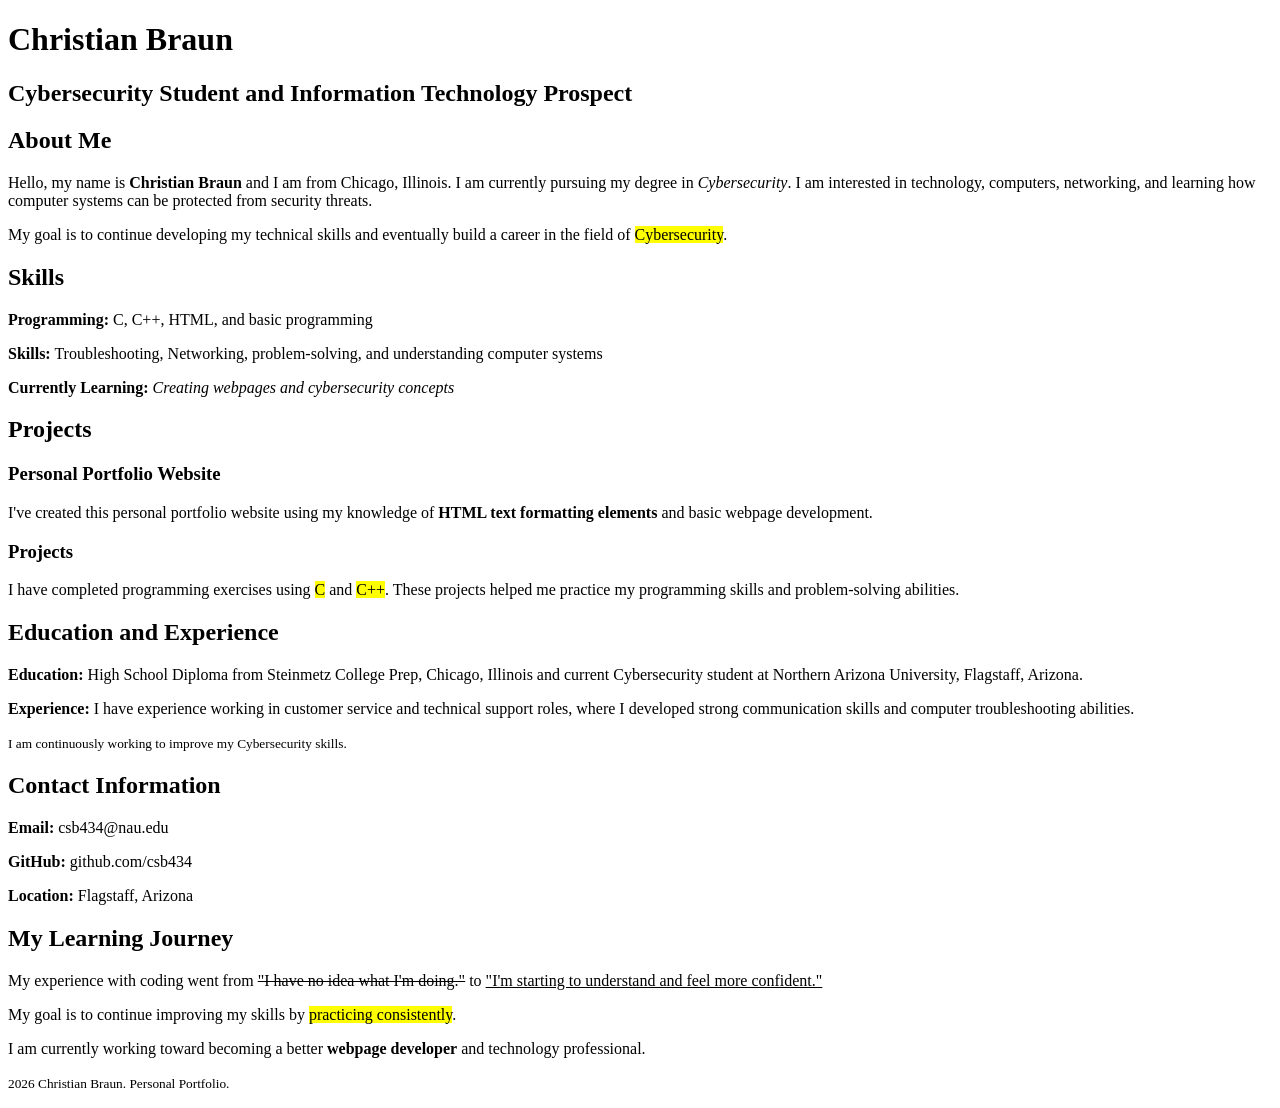
<file: homework1/index.html>
<!DOCTYPE html>

<html lang="en">
<head>

    <!-- The <head> element contains meta information about the webpage. -->

    <meta charset="UTF-8">
    <meta name="viewport" content="width=device-width, initial-scale=1.0">
    
    <!-- This is the title of my personal portfolio website. It appears in the browser tab at the top of the screen. -->
    
    <title>My Personal Portfolio</title>

</head>

<!-- Body indicates things like headings and paragraphs. -->

<body>

<!-- This first part contains my name and the title of my portfolio. -->

<!-- the <header> element contains the main heading and subheading for the page (h1 and h2). -->

<header>
    <h1>Christian Braun</h1>
    <h2>Cybersecurity Student and Information Technology Prospect</h2>
</header>

<!-- The <main> element is for the main content of the webpage. It contains sections about myself, my skills, projects, education and experience, contact information, and my learning journey. -->

<main>

    <!-- This next section contains information about myself. I use the <strong> HTML text element by name to emphasize my name in bold. I could use the <b> element instead, but the <strong> element is more semantically correct. -->

    <section>
        
        <h2>About Me</h2>

        <p>
            Hello, my name is <strong>Christian Braun</strong> and I am from Chicago, Illinois. I am currently
            pursuing my degree in <em>Cybersecurity</em>.
            I am interested in technology, computers, networking, and learning
            how computer systems can be protected from security threats.
        </p>

        <!-- I then use the <em> element to emphasize and italicize the word "Cybersecurity". When the webpage is viewed normally, it will be displayed in italics. I could use the <i> element instead, but the <em> element is more semantically correct, just like the <strong> element. -->

        <p>
            My goal is to continue developing my technical skills and eventually
            build a career in the field of <mark>Cybersecurity</mark>.

            <!-- Here, I use the <mark> element to highlight the word "Cybersecurity" in yellow to show its importance and relevance to my portfolio. -->

        </p>
    </section>


    <section>

        <!-- In this section named "Skills", I use the <strong> element again to bold and emphasize the words "Programming", "Skills", and "Currently Learning". -->

        <h2>Skills</h2>

        <p>
            <strong>Programming:</strong>
            C, C++, HTML, and basic programming
        </p>

        <p>
            <strong>Skills:</strong>
            Troubleshooting, Networking, problem-solving, and understanding computer systems
        </p>

        <p>
            <strong>Currently Learning:</strong>

            <!-- Here I use the <em> element to emphasize and italicize the words "Creating webpages and cybersecurity concepts", because it is what am I currently learning as of right now. -->

            <em>Creating webpages and cybersecurity concepts</em>
        </p>
    
    </section>


    <section>
        
        <h2>Projects</h2>

        <h3>Personal Portfolio Website</h3>

        <!-- Here I use the <strong> element to emphasize and bold the words "HTML text formatting elements". -->

        <p>
            I've created this personal portfolio website using my knowledge of <strong>HTML text formatting elements</strong> and basic webpage development.
        </p>


        <h3>Projects</h3>

        <!-- Using the <mark> element to highlight the programming languages C and C++. -->

        <p>
            I have completed programming exercises using <mark>C</mark> and
            <mark>C++</mark>. These projects helped me practice my programming skills and problem-solving abilities.
        </p>
    
    </section>

    <!-- In this Education and Experience section, I talk about what schools I've been to and my work experience. -->

    <section>
        
        <h2>Education and Experience</h2>

        <p>
            <strong>Education:</strong>
            

            High School Diploma from Steinmetz College Prep, Chicago, Illinois and current Cybersecurity student at Northern Arizona University, Flagstaff, Arizona.

            </p>
        
        <p>
            <strong>Experience:</strong>
            I have experience working in customer service and technical support roles, where I developed strong communication skills and computer troubleshooting abilities.
        </p>

        <!-- The reason I chose to use the <small> element heer is to make the text smaller, it's not very important information, but it just serves as an additional note. -->

        <p>
            <small>
                I am continuously working to improve my Cybersecurity skills.
            </small>
        </p>
    
    </section>

    <!-- This section contains my contact information. I use the <strong> element to emphasize and bolden my email, GitHub, and location.-->

    <section>
        
        <h2>Contact Information</h2>

        <p>
            <strong>Email:</strong> csb434@nau.edu
        </p>

        <p>
            <strong>GitHub:</strong> github.com/csb434
        </p>

        <p>
            <strong>Location:</strong> Flagstaff, Arizona
        </p>
    
    </section>

    <!-- This is the bonus section. I talk about my learning journey and use additional HTML text formatting elements.-->

    <section>
    
        <h2>My Learning Journey</h2>

        <!-- For this particular paragraph, I use the <del> and <ins> elements to show the changes in my coding experience over time. The <del> element is used to indicate deleted text, and appears as a strikethrough on the webpage. The <ins> element is used to indicate inserted text, and appears as underlined on the webpage. -->

    <p>
        My experience with coding went from
        <del>"I have no idea what I'm doing."</del>
        to <ins>"I'm starting to understand and feel more confident."</ins>
    </p>

    <!-- Using <mark> element to highlight how I am practicing consistently day by day.-->

    <p>
        My goal is to continue improving my skills by
        <mark>practicing consistently</mark>.
    </p>

    <!-- Using the <strong> element to emphasize and bold my career goals. -->

    <p>
        I am currently working toward becoming a better
        <strong>webpage developer</strong> and technology professional.
    </p>

</section>

</main>

<!-- The <footer> element is for the footer content at the bottom of the webpage. -->

<footer>

    <!-- I use the <small> element here as a sort of watermark at the end of the portfolio.-->

    <p>
        <small>
            2026 Christian Braun. Personal Portfolio.
        </small>
    </p>

</footer>

</body>
</html>
</file>
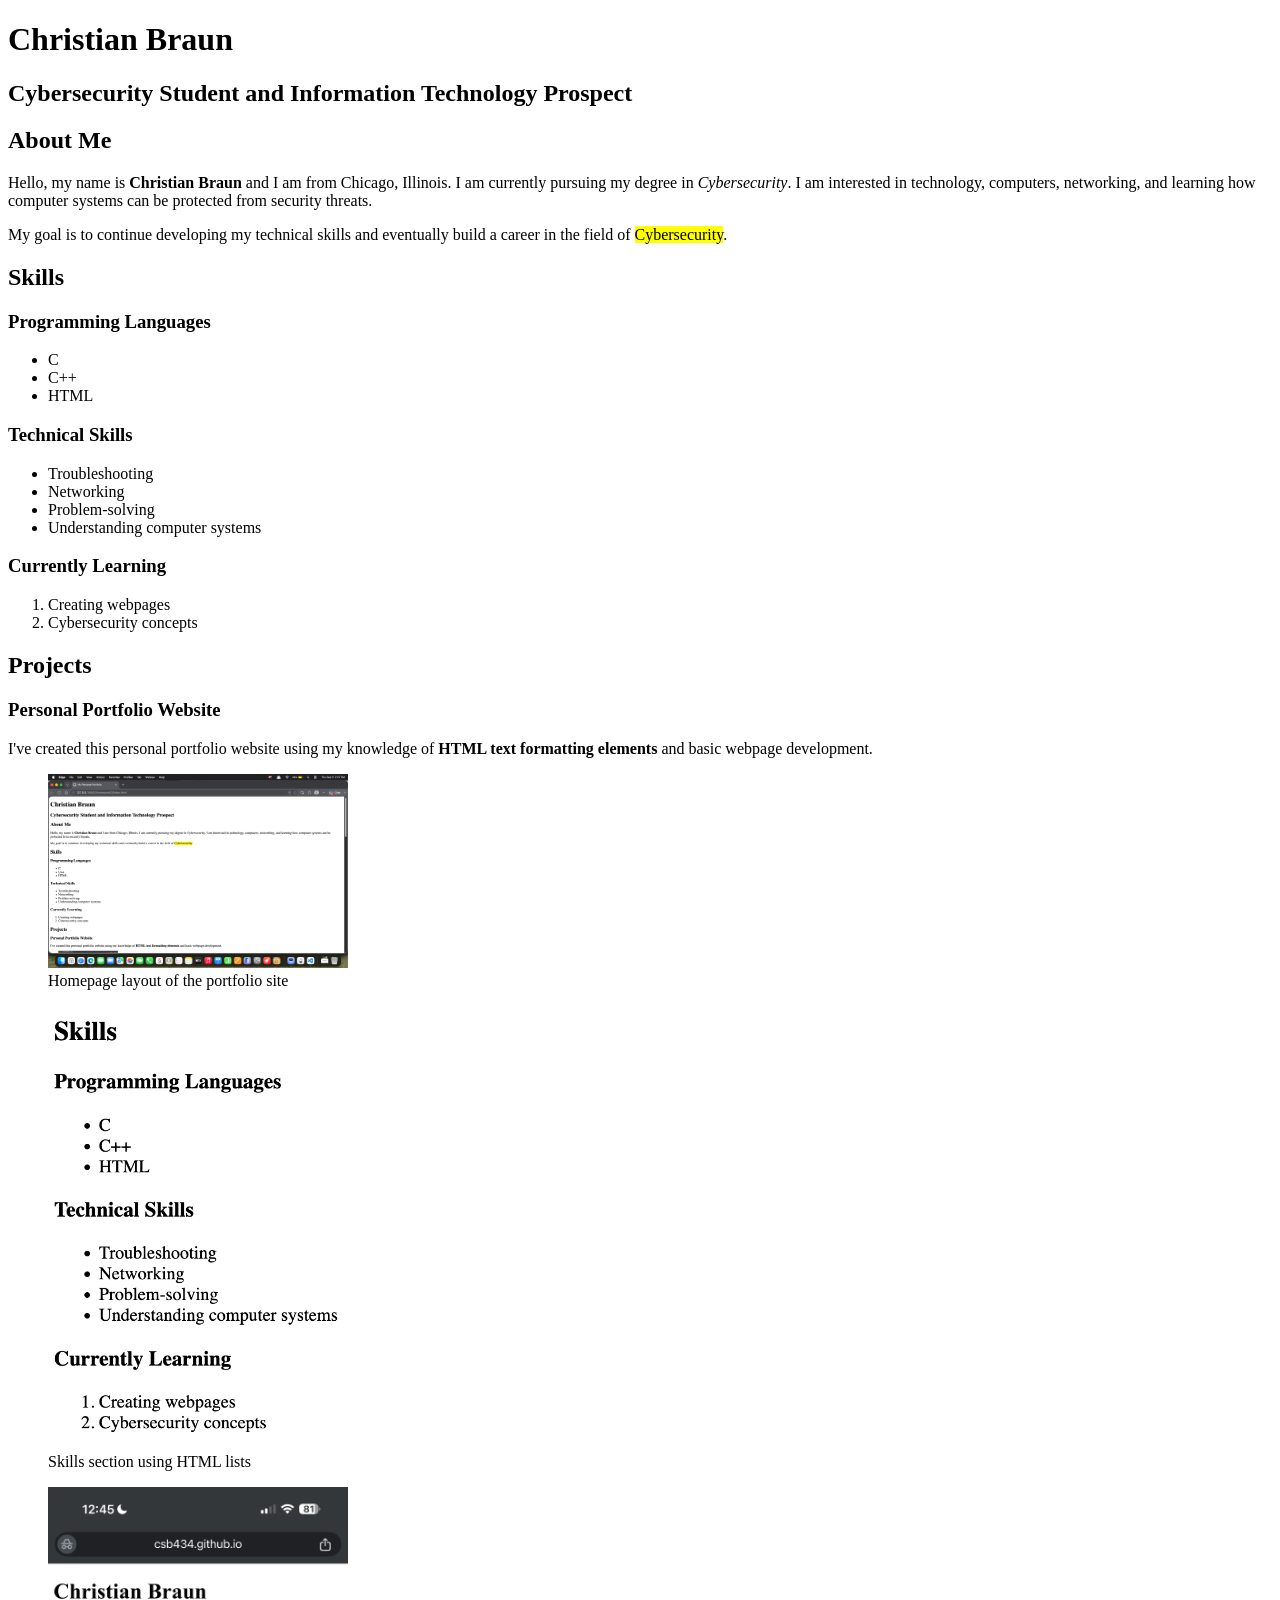
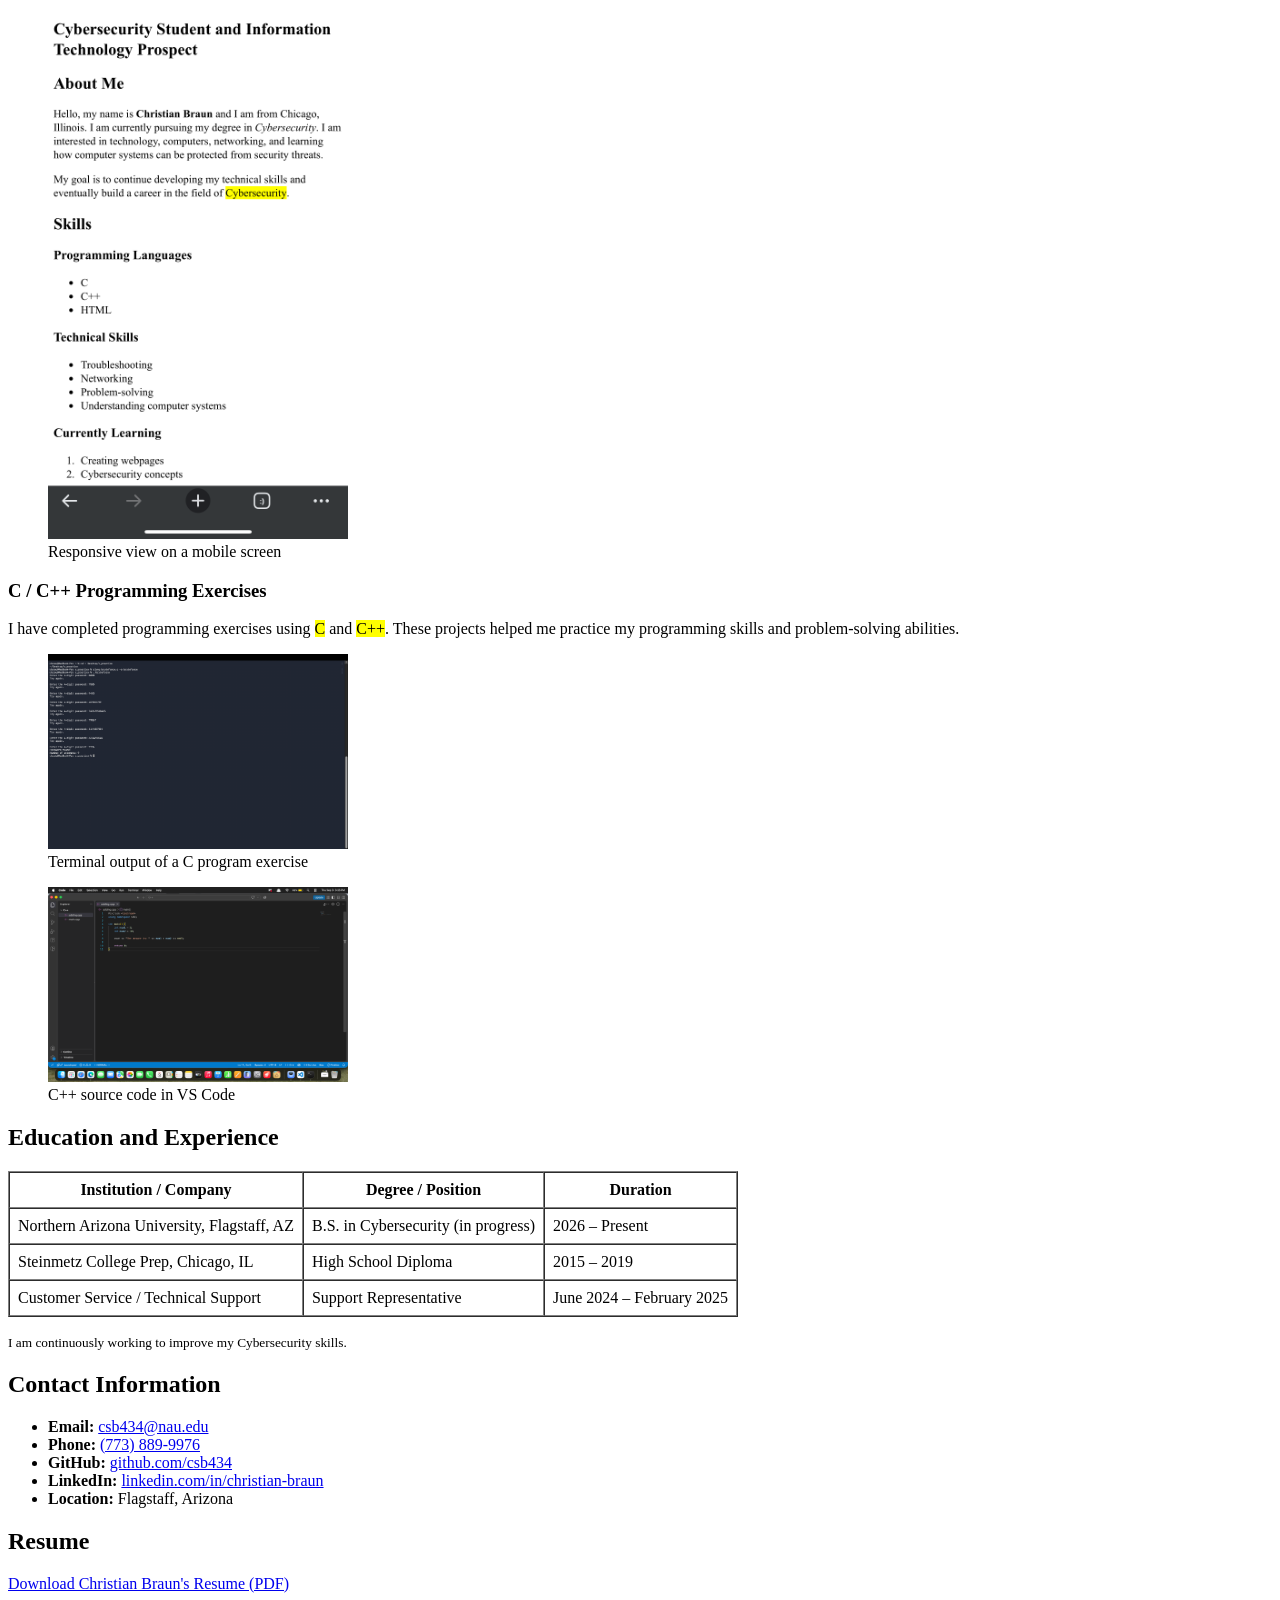
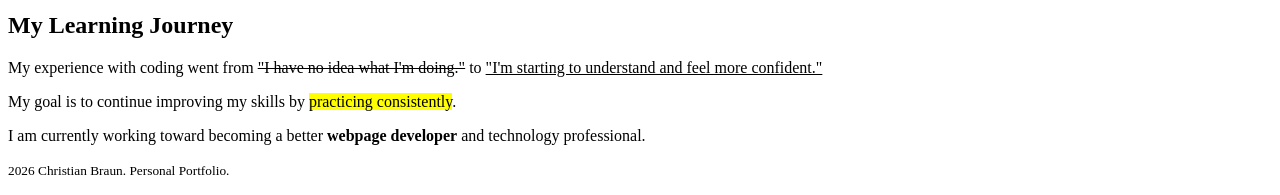
<file: homework2/index.html>
<!DOCTYPE html>
<html lang="en">
<head>

    <!-- The <head> element contains meta information about the webpage. -->

    <meta charset="UTF-8">
    <meta name="viewport" content="width=device-width, initial-scale=1.0">

    <!-- This is the title of my personal portfolio website. It appears in the browser tab at the top of the screen. -->

    <title>My Personal Portfolio</title>

</head>

<!-- Body indicates things like headings and paragraphs. -->

<body>

<!-- This first part contains my name and the title of my portfolio. -->

<!-- the <header> element contains the main heading and subheading for the page (h1 and h2). -->

<header>
    <h1>Christian Braun</h1>
    <h2>Cybersecurity Student and Information Technology Prospect</h2>
</header>

<!-- The <main> element is for the main content of the webpage. It contains sections about myself, my skills, projects, education and experience, contact information, and my learning journey. -->

<main>

    <!-- This next section contains information about myself. I use the <strong> HTML text element by name to emphasize my name in bold. I could use the <b> element instead, but the <strong> element is more semantically correct. -->

    <section>

        <h2>About Me</h2>

        <p>
            Hello, my name is <strong>Christian Braun</strong> and I am from Chicago, Illinois. I am currently
            pursuing my degree in <em>Cybersecurity</em>.
            I am interested in technology, computers, networking, and learning
            how computer systems can be protected from security threats.
        </p>

        <!-- I then use the <em> element to emphasize and italicize the word "Cybersecurity". When the webpage is viewed normally, it will be displayed in italics. I could use the <i> element instead, but the <em> element is more semantically correct, just like the <strong> element. -->

        <p>
            My goal is to continue developing my technical skills and eventually
            build a career in the field of <mark>Cybersecurity</mark>.

            <!-- Here, I use the <mark> element to highlight the word "Cybersecurity" in yellow to show its importance and relevance to my portfolio. -->

        </p>
    </section>


    <section>

        <!-- For my Skills section, I switched from plain paragraphs to <ul> and <ol> lists so each category of skill is grouped and easier to scan. -->

        <h2>Skills</h2>

        <h3>Programming Languages</h3>
        <ul>
            <li>C</li>
            <li>C++</li>
            <li>HTML</li>
        </ul>

        <h3>Technical Skills</h3>
        <ul>
            <li>Troubleshooting</li>
            <li>Networking</li>
            <li>Problem-solving</li>
            <li>Understanding computer systems</li>
        </ul>

        <h3>Currently Learning</h3>
        <ol>
            <li>Creating webpages</li>
            <li>Cybersecurity concepts</li>
        </ol>

    </section>


    <section>

        <h2>Projects</h2>

        <h3>Personal Portfolio Website</h3>

        <!-- Here I use the <strong> element to emphasize and bold the words "HTML text formatting elements". -->

        <p>
            I've created this personal portfolio website using my knowledge of <strong>HTML text formatting elements</strong> and basic webpage development.
        </p>

        <!-- I added a few screenshots of this project using <figure> and <figcaption>, so each image comes with a caption explaining what it's showing. I also wrote out alt text for each one. -->

        <figure>
            <img src="portfolio_screenshot.png" alt="Screenshot of the portfolio homepage" width="300">
            <figcaption>Homepage layout of the portfolio site</figcaption>
        </figure>
        <figure>
            <img src="skills_section.png" alt="Screenshot of the portfolio skills section" width="300">
            <figcaption>Skills section using HTML lists</figcaption>
        </figure>
        <figure>
            <img src="phone_screenshot.png" alt="Screenshot of the portfolio in a mobile browser" width="300">
            <figcaption>Responsive view on a mobile screen</figcaption>
        </figure>

        <h3>C / C++ Programming Exercises</h3>

        <!-- Using the <mark> element to highlight the programming languages C and C++. -->

        <p>
            I have completed programming exercises using <mark>C</mark> and
            <mark>C++</mark>. These projects helped me practice my programming skills and problem-solving abilities.
        </p>

        <!-- I did the same thing here, adding screenshots of my C and C++ work with captions so it's clear what each one is. -->

        <figure>
            <img src="bruteforce_c_screenshot.png" alt="Screenshot of C program output in the terminal" width="300">
            <figcaption>Terminal output of a C program exercise</figcaption>
        </figure>
        <figure>
            <img src="cpp_source_code.png" alt="Screenshot of C++ source code in an editor" width="300">
            <figcaption>C++ source code in VS Code</figcaption>
        </figure>

    </section>

    <!-- In this Education and Experience section, I talk about what schools I've been to and my work experience. I decided to lay it out as an HTML table instead of paragraphs, since it lines up the institution, degree, and dates in a way that's easier to read at a glance. -->

    <section>

        <h2>Education and Experience</h2>

        <table border="1" cellpadding="8" cellspacing="0">
            <thead>
                <tr>
                    <th>Institution / Company</th>
                    <th>Degree / Position</th>
                    <th>Duration</th>
                </tr>
            </thead>
            <tbody>
                <tr>
                    <td>Northern Arizona University, Flagstaff, AZ</td>
                    <td>B.S. in Cybersecurity (in progress)</td>
                    <td>2026 &ndash; Present</td>
                </tr>
                <tr>
                    <td>Steinmetz College Prep, Chicago, IL</td>
                    <td>High School Diploma</td>
                    <td>2015 &ndash; 2019</td>
                </tr>
                <tr>
                    <td>Customer Service / Technical Support</td>
                    <td>Support Representative</td>
                    <td>June 2024 &ndash; February 2025</td>
                </tr>
            </tbody>
        </table>

        <!-- The reason I chose to use the <small> element here is to make the text smaller, it's not very important information, but it just serves as an additional note. -->

        <p>
            <small>
                I am continuously working to improve my Cybersecurity skills.
            </small>
        </p>

    </section>

    <!-- This section contains my contact information. I turned my email, phone number, and GitHub/LinkedIn into actual hyperlinks (mailto:, tel:, and regular links) so visitors can click straight through instead of copying and pasting. -->

    <section>

        <h2>Contact Information</h2>

        <ul>
            <li><strong>Email:</strong> <a href="mailto:csb434@nau.edu">csb434@nau.edu</a></li>
            <li><strong>Phone:</strong> <a href="tel:+7738899976">(773) 889-9976</a></li>
            <li><strong>GitHub:</strong> <a href="https://github.com/csb434" target="_blank" rel="noopener">github.com/csb434</a></li>
            <li><strong>LinkedIn:</strong> <a href="https://www.linkedin.com/in/christian-b-598aa3433" target="_blank" rel="noopener">linkedin.com/in/christian-braun</a></li>
            <li><strong>Location:</strong> Flagstaff, Arizona</li>
        </ul>

    </section>

    <!-- I added this Resume section so people can download a copy of my resume directly from the site. The link points to a PDF sitting in the same folder as this page, and the download attribute makes it save to the visitor's device instead of just opening in the browser. -->

    <section>

        <h2>Resume</h2>

        <p>
            <a href="christian_braun_resume.pdf" download>Download Christian Braun's Resume (PDF)</a>
        </p>

    </section>

    <!-- This is the bonus section. I talk about my learning journey and use additional HTML text formatting elements.-->

    <section>

        <h2>My Learning Journey</h2>

        <!-- For this particular paragraph, I use the <del> and <ins> elements to show the changes in my coding experience over time. The <del> element is used to indicate deleted text, and appears as a strikethrough on the webpage. The <ins> element is used to indicate inserted text, and appears as underlined on the webpage. -->

        <p>
            My experience with coding went from
            <del>"I have no idea what I'm doing."</del>
            to <ins>"I'm starting to understand and feel more confident."</ins>
        </p>

        <!-- Using <mark> element to highlight how I am practicing consistently day by day.-->

        <p>
            My goal is to continue improving my skills by
            <mark>practicing consistently</mark>.
        </p>

        <!-- Using the <strong> element to emphasize and bold my career goals. -->

        <p>
            I am currently working toward becoming a better
            <strong>webpage developer</strong> and technology professional.
        </p>

    </section>


</main>

<!-- The <footer> element is for the footer content at the bottom of the webpage. -->

<footer>

    <!-- I use the <small> element here as a sort of watermark at the end of the portfolio.-->

    <p>
        <small>
            2026 Christian Braun. Personal Portfolio.
        </small>
    </p>

</footer>

</body>
</html>
</file>
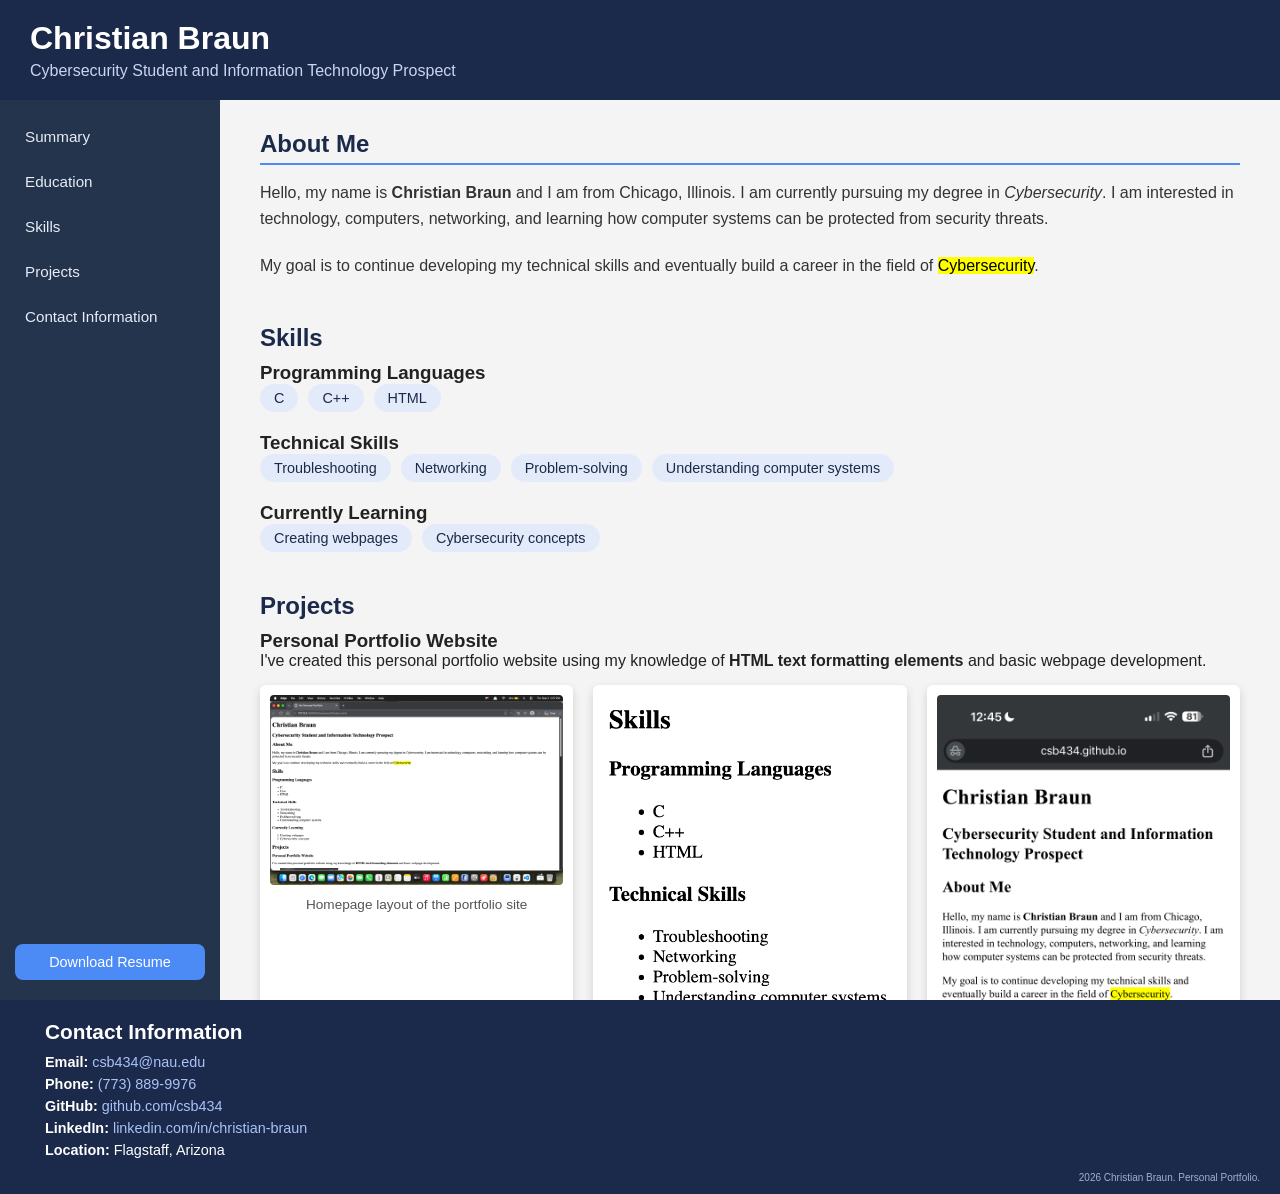
<file: homework3/index.html>
<!DOCTYPE html>
<html lang="en">
<head>

    <!-- The <head> element contains meta information about the webpage. -->

    <meta charset="UTF-8">
    <meta name="viewport" content="width=device-width, initial-scale=1.0">

    <!-- This is the title of my personal portfolio website. It appears in the browser tab at the top of the screen. -->

    <title>My Personal Portfolio</title>

    <!-- Linking my stylesheet here. All the Grid, Flexbox, and positioning work for this assignment lives in style.css so the HTML stays focused on structure and content. -->
    <link rel="stylesheet" href="style.css">

</head>

<!-- Body indicates things like headings and paragraphs. -->

<body>

<!-- I wrapped everything in this .page div so I have one single Grid container to build the whole layout on top of - header, sidebar, main content, and footer. -->
<div class="page">

    <!-- This first part contains my name and the title of my portfolio. -->

    <!-- the <header> element contains the main heading and subheading for the page (h1 and h2). This is the "header" grid area, running across the full width at the top. -->

    <header class="header">
        <h1>Christian Braun</h1>
        <h2>Cybersecurity Student and Information Technology Prospect</h2>
    </header>

    <!-- This is my left navigation sidebar for the assignment. It's the "sidebar" grid area. I used Flexbox inside it (flex-direction: column) to stack the nav links vertically and space them out evenly down the sidebar. -->

    <nav class="sidebar">
        <ul class="nav-list">
            <li><a href="#about">Summary</a></li>
            <li><a href="#education">Education</a></li>
            <li><a href="#skills">Skills</a></li>
            <li><a href="#projects">Projects</a></li>
            <li><a href="#contact">Contact Information</a></li>
        </ul>

        <!-- This is my resume download button. I positioned it absolutely inside the sidebar so it sits fixed near the bottom of the nav no matter how long the link list gets, and styled it separately in the CSS with a background color, rounded corners, and a hover effect. -->
        <a href="christian_braun_resume.pdf" download class="resume-btn">Download Resume</a>
    </nav>

    <!-- The <main> element holds all my main content sections and is the "main" grid area. I made this column scrollable on its own in the CSS so the sidebar and header stay fixed in place while I scroll through the content. -->

    <main class="main-content">

        <!-- This next section contains information about myself. I use the <strong> HTML text element by name to emphasize my name in bold. I could use the <b> element instead, but the <strong> element is more semantically correct. -->

        <section id="about" class="summary-section">

            <h2>About Me</h2>

            <p>
                Hello, my name is <strong>Christian Braun</strong> and I am from Chicago, Illinois. I am currently
                pursuing my degree in <em>Cybersecurity</em>.
                I am interested in technology, computers, networking, and learning
                how computer systems can be protected from security threats.
            </p>

            <!-- I then use the <em> element to emphasize and italicize the word "Cybersecurity". When the webpage is viewed normally, it will be displayed in italics. I could use the <i> element instead, but the <em> element is more semantically correct, just like the <strong> element. -->

            <p>
                My goal is to continue developing my technical skills and eventually
                build a career in the field of <mark>Cybersecurity</mark>.

                <!-- Here, I use the <mark> element to highlight the word "Cybersecurity" in yellow to show its importance and relevance to my portfolio. -->

            </p>
        </section>


        <section id="skills" class="skills-section">

            <!-- For my Skills section, I switched from plain paragraphs to <ul> and <ol> lists so each category of skill is grouped and easier to scan. In the CSS, I turned each list into a Flexbox row with flex-wrap so the skill "chips" wrap onto new lines on smaller screens instead of overflowing. -->

            <h2>Skills</h2>

            <h3>Programming Languages</h3>
            <ul class="skill-list">
                <li>C</li>
                <li>C++</li>
                <li>HTML</li>
            </ul>

            <h3>Technical Skills</h3>
            <ul class="skill-list">
                <li>Troubleshooting</li>
                <li>Networking</li>
                <li>Problem-solving</li>
                <li>Understanding computer systems</li>
            </ul>

            <h3>Currently Learning</h3>
            <ol class="skill-list">
                <li>Creating webpages</li>
                <li>Cybersecurity concepts</li>
            </ol>

        </section>


        <section id="projects" class="projects-section">

            <h2>Projects</h2>

            <h3>Personal Portfolio Website</h3>

            <!-- Here I use the <strong> element to emphasize and bold the words "HTML text formatting elements". -->

            <p>
                I've created this personal portfolio website using my knowledge of <strong>HTML text formatting elements</strong> and basic webpage development.
            </p>

            <!-- I added a few screenshots of this project using <figure> and <figcaption>, so each image comes with a caption explaining what it's showing. I also wrote out alt text for each one. In the CSS I laid these figures out with Grid so they form a clean, even set of columns instead of just stacking. -->

            <div class="project-grid">
                <figure>
                    <img src="portfolio_screenshot.png" alt="Screenshot of the portfolio homepage" width="300">
                    <figcaption>Homepage layout of the portfolio site</figcaption>
                </figure>
                <figure>
                    <img src="skills_section.png" alt="Screenshot of the portfolio skills section" width="300">
                    <figcaption>Skills section using HTML lists</figcaption>
                </figure>
                <figure>
                    <img src="phone_screenshot.png" alt="Screenshot of the portfolio in a mobile browser" width="300">
                    <figcaption>Responsive view on a mobile screen</figcaption>
                </figure>
            </div>

            <h3>C / C++ Programming Exercises</h3>

            <!-- Using the <mark> element to highlight the programming languages C and C++. -->

            <p>
                I have completed programming exercises using <mark>C</mark> and
                <mark>C++</mark>. These projects helped me practice my programming skills and problem-solving abilities.
            </p>

            <!-- I did the same thing here, adding screenshots of my C and C++ work with captions so it's clear what each one is, and they sit in the same project grid layout. -->

            <div class="project-grid">
                <figure>
                    <img src="bruteforce_c_screenshot.png" alt="Screenshot of C program output in the terminal" width="300">
                    <figcaption>Terminal output of a C program exercise</figcaption>
                </figure>
                <figure>
                    <img src="cpp_source_code.png" alt="Screenshot of C++ source code in an editor" width="300">
                    <figcaption>C++ source code in VS Code</figcaption>
                </figure>
            </div>

        </section>

        <!-- In this Education and Experience section, I talk about what schools I've been to and my work experience. I decided to lay it out as an HTML table instead of paragraphs, since it lines up the institution, degree, and dates in a way that's easier to read at a glance. -->

        <section id="education" class="education-section">

            <h2>Education and Experience</h2>

            <table border="1" cellpadding="8" cellspacing="0">
                <thead>
                    <tr>
                        <th>Institution / Company</th>
                        <th>Degree / Position</th>
                        <th>Duration</th>
                    </tr>
                </thead>
                <tbody>
                    <tr>
                        <td>Northern Arizona University, Flagstaff, AZ</td>
                        <td>B.S. in Cybersecurity (in progress)</td>
                        <td>2026 &ndash; Present</td>
                    </tr>
                    <tr>
                        <td>Steinmetz College Prep, Chicago, IL</td>
                        <td>High School Diploma</td>
                        <td>2015 &ndash; 2019</td>
                    </tr>
                    <tr>
                        <td>Customer Service / Technical Support</td>
                        <td>Support Representative</td>
                        <td>June 2024 &ndash; February 2025</td>
                    </tr>
                </tbody>
            </table>

            <!-- The reason I chose to use the <small> element here is to make the text smaller, it's not very important information, but it just serves as an additional note. -->

            <p>
                <small>
                    I am continuously working to improve my Cybersecurity skills.
                </small>
            </p>

        </section>

        <!-- This is the bonus section. I talk about my learning journey and use additional HTML text formatting elements.-->

        <section class="learning-section">

            <h2>My Learning Journey</h2>

            <!-- For this particular paragraph, I use the <del> and <ins> elements to show the changes in my coding experience over time. The <del> element is used to indicate deleted text, and appears as a strikethrough on the webpage. The <ins> element is used to indicate inserted text, and appears as underlined on the webpage. -->

            <p>
                My experience with coding went from
                <del>"I have no idea what I'm doing."</del>
                to <ins>"I'm starting to understand and feel more confident."</ins>
            </p>

            <!-- Using <mark> element to highlight how I am practicing consistently day by day.-->

            <p>
                My goal is to continue improving my skills by
                <mark>practicing consistently</mark>.
            </p>

            <!-- Using the <strong> element to emphasize and bold my career goals. -->

            <p>
                I am currently working toward becoming a better
                <strong>webpage developer</strong> and technology professional.
            </p>

        </section>

    </main>

    <!-- This is my footer, the "footer" grid area at the bottom of the page. Per the assignment, I moved my Contact Information here and used relative positioning on the footer with the contact block nudged into place using position: relative and a small top/left offset, so I could actually show I know how CSS positioning works instead of just leaving everything in normal document flow. -->

    <footer id="contact" class="footer">

        <!-- This section contains my contact information. I turned my email, phone number, and GitHub/LinkedIn into actual hyperlinks (mailto:, tel:, and regular links) so visitors can click straight through instead of copying and pasting. -->

        <div class="contact-info">
            <h2>Contact Information</h2>
            <ul>
                <li><strong>Email:</strong> <a href="mailto:csb434@nau.edu">csb434@nau.edu</a></li>
                <li><strong>Phone:</strong> <a href="tel:+7738899976">(773) 889-9976</a></li>
                <li><strong>GitHub:</strong> <a href="https://github.com/csb434" target="_blank" rel="noopener">github.com/csb434</a></li>
                <li><strong>LinkedIn:</strong> <a href="https://www.linkedin.com/in/christian-b-598aa3433" target="_blank" rel="noopener">linkedin.com/in/christian-braun</a></li>
                <li><strong>Location:</strong> Flagstaff, Arizona</li>
            </ul>
        </div>

        <!-- I use the <small> element here as a sort of watermark at the end of the portfolio.-->

        <p class="watermark">
            <small>
                2026 Christian Braun. Personal Portfolio.
            </small>
        </p>

    </footer>

</div>

</body>
</html>
</file>
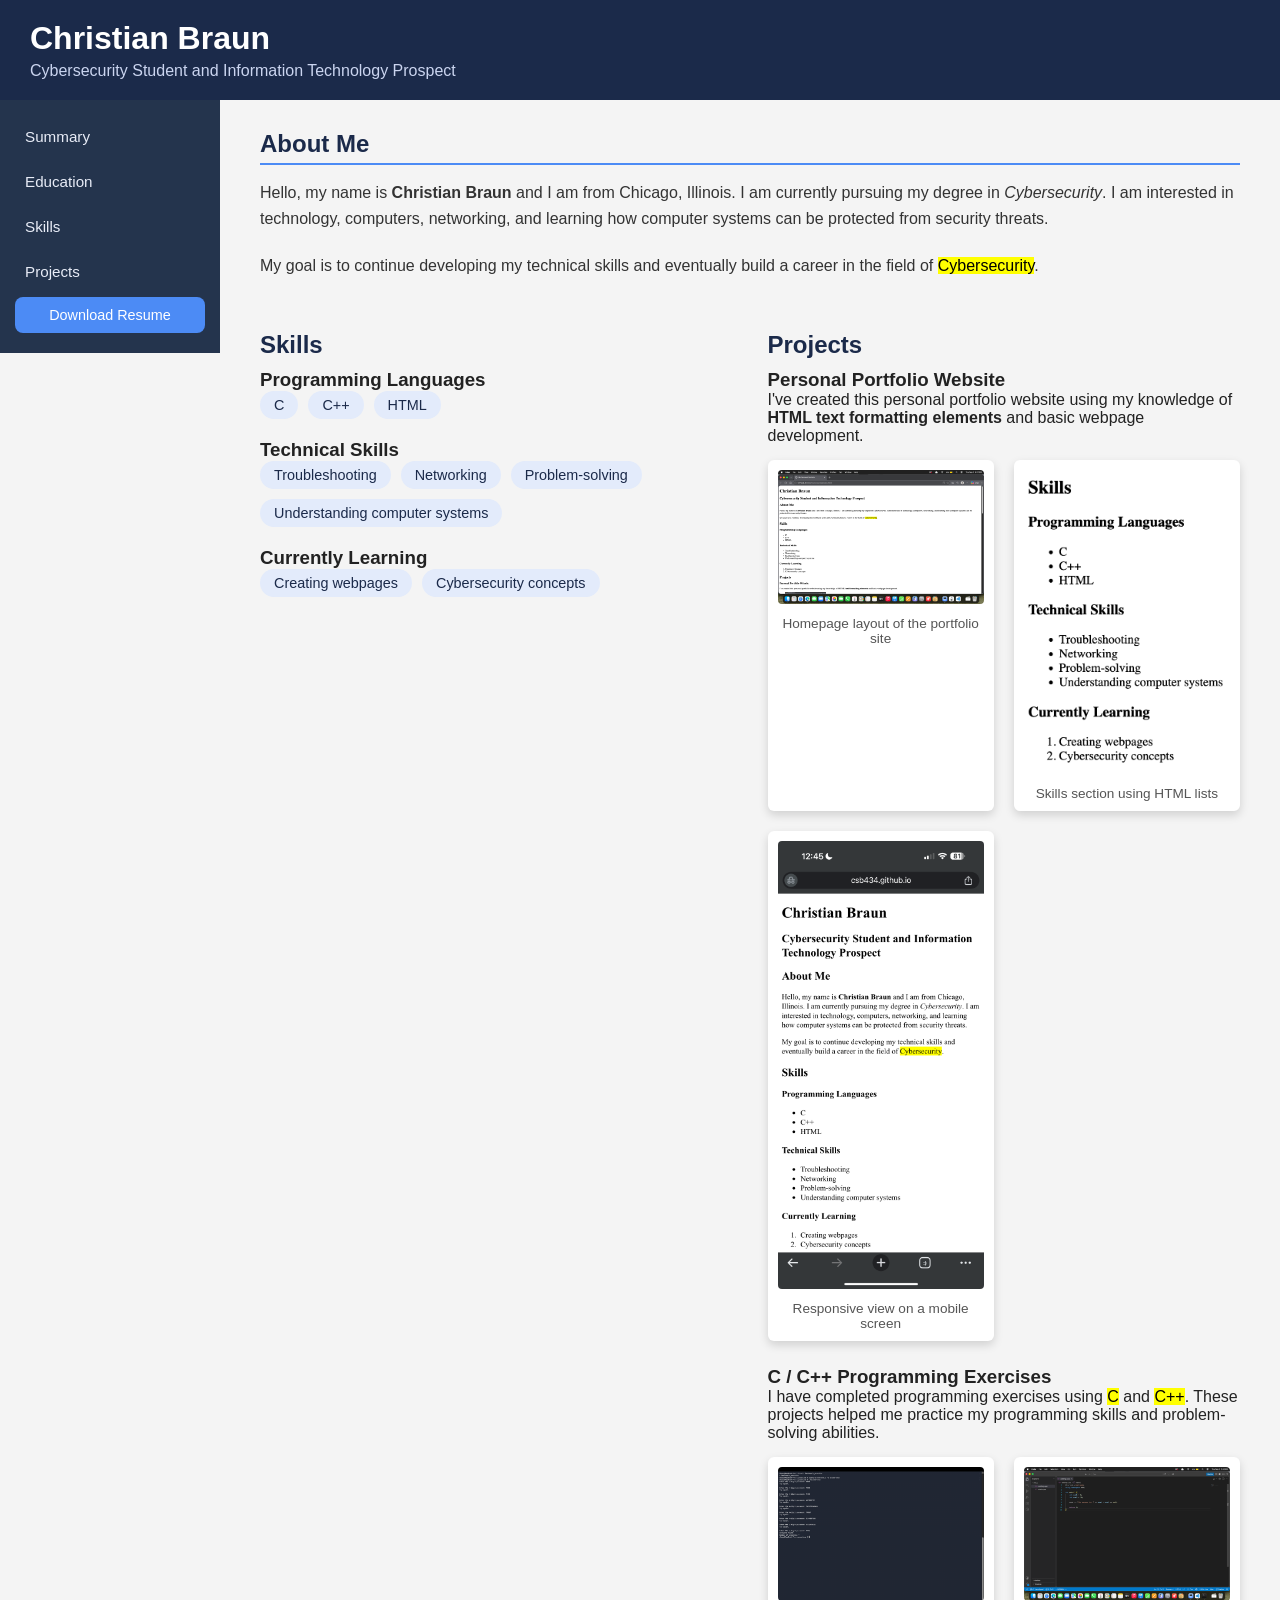
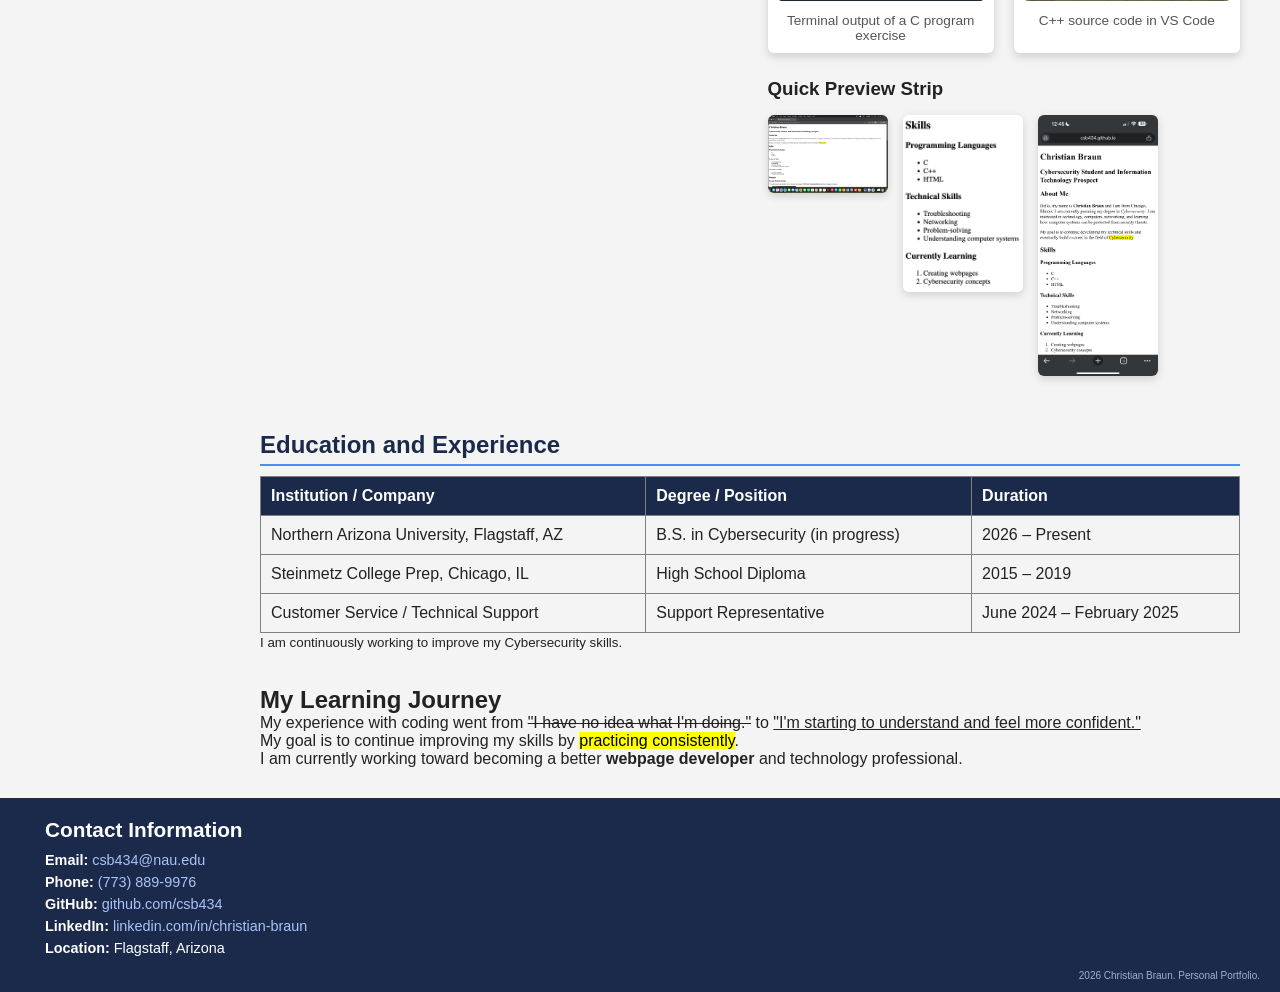
<file: homework4/index.html>
<!DOCTYPE html>
<html lang="en">
<head>

    <!-- The <head> element contains meta information about the webpage. -->

    <meta charset="UTF-8">
    <meta name="viewport" content="width=device-width, initial-scale=1.0">

    <!-- This is the title of my personal portfolio website. It appears in the browser tab at the top of the screen. -->

    <title>My Personal Portfolio</title>

    <!-- Linking my stylesheet here. All the Grid, Flexbox, and positioning work for this assignment lives in style.css so the HTML stays focused on structure and content. -->
    <link rel="stylesheet" href="style.css">

</head>

<!-- Body indicates things like headings and paragraphs. -->

<body>

<!-- I wrapped everything in this .page div so I have one single Grid container to build the whole layout on top of - header, sidebar, main content, and footer. -->
<div class="page">

    <!-- This first part contains my name and the title of my portfolio. -->

    <!-- the <header> element contains the main heading and subheading for the page (h1 and h2). This is the "header" grid area, running across the full width at the top. I made this sticky in the CSS so it stays pinned to the top of the screen as I scroll, instead of scrolling out of view. -->

    <header class="header">
        <h1>Christian Braun</h1>
        <h2>Cybersecurity Student and Information Technology Prospect</h2>
    </header>

    <!-- This is my left navigation sidebar for the assignment. It's the "sidebar" grid area. I used Flexbox inside it (flex-direction: column) to stack the nav links vertically and space them out evenly down the sidebar. -->

    <nav class="sidebar">
        <ul class="nav-list">
            <li><a href="#about">Summary</a></li>
            <li><a href="#education">Education</a></li>
            <li><a href="#skills">Skills</a></li>
            <li><a href="#projects">Projects</a></li>
            <li><a href="#contact">Contact Information</a></li>
        </ul>

        <!-- This is my resume download button. I positioned it absolutely inside the sidebar so it sits fixed near the bottom of the nav no matter how long the link list gets, and styled it separately in the CSS with a background color, rounded corners, and a hover effect. -->
        <a href="christian_braun_resume.pdf" download class="resume-btn">Download Resume</a>
    </nav>

    <!-- The <main> element holds all my main content sections and is the "main" grid area. In the CSS I turned this into its own Grid container with named areas for each section (Skills and Projects sit side by side on a wide screen), and I added media queries at 1024px, 768px, and 480px so everything collapses down to a single column and the sidebar turns into a horizontal bar as the screen gets narrower. -->

    <main class="main-content">

        <!-- This next section contains information about myself. I use the <strong> HTML text element by name to emphasize my name in bold. I could use the <b> element instead, but the <strong> element is more semantically correct. -->

        <section id="about" class="summary-section">

            <h2>About Me</h2>

            <p>
                Hello, my name is <strong>Christian Braun</strong> and I am from Chicago, Illinois. I am currently
                pursuing my degree in <em>Cybersecurity</em>.
                I am interested in technology, computers, networking, and learning
                how computer systems can be protected from security threats.
            </p>

            <!-- I then use the <em> element to emphasize and italicize the word "Cybersecurity". When the webpage is viewed normally, it will be displayed in italics. I could use the <i> element instead, but the <em> element is more semantically correct, just like the <strong> element. -->

            <p>
                My goal is to continue developing my technical skills and eventually
                build a career in the field of <mark>Cybersecurity</mark>.

                <!-- Here, I use the <mark> element to highlight the word "Cybersecurity" in yellow to show its importance and relevance to my portfolio. -->

            </p>
        </section>


        <section id="skills" class="skills-section">

            <!-- For my Skills section, I switched from plain paragraphs to <ul> and <ol> lists so each category of skill is grouped and easier to scan. In the CSS, I turned each list into a Flexbox row with flex-wrap so the skill "chips" wrap onto new lines on smaller screens instead of overflowing. -->

            <h2>Skills</h2>

            <h3>Programming Languages</h3>
            <ul class="skill-list">
                <li>C</li>
                <li>C++</li>
                <li>HTML</li>
            </ul>

            <h3>Technical Skills</h3>
            <ul class="skill-list">
                <li>Troubleshooting</li>
                <li>Networking</li>
                <li>Problem-solving</li>
                <li>Understanding computer systems</li>
            </ul>

            <h3>Currently Learning</h3>
            <ol class="skill-list">
                <li>Creating webpages</li>
                <li>Cybersecurity concepts</li>
            </ol>

        </section>


        <section id="projects" class="projects-section">

            <h2>Projects</h2>

            <h3>Personal Portfolio Website</h3>

            <!-- Here I use the <strong> element to emphasize and bold the words "HTML text formatting elements". -->

            <p>
                I've created this personal portfolio website using my knowledge of <strong>HTML text formatting elements</strong> and basic webpage development.
            </p>

            <!-- I added a few screenshots of this project using <figure> and <figcaption>, so each image comes with a caption explaining what it's showing. I also wrote out alt text for each one. In the CSS I laid these figures out with Grid so they form a clean, even set of columns instead of just stacking. -->

            <div class="project-grid">
                <figure>
                    <img src="portfolio_screenshot.png" alt="Screenshot of the portfolio homepage" width="300">
                    <figcaption>Homepage layout of the portfolio site</figcaption>
                </figure>
                <figure>
                    <img src="skills_section.png" alt="Screenshot of the portfolio skills section" width="300">
                    <figcaption>Skills section using HTML lists</figcaption>
                </figure>
                <figure>
                    <img src="phone_screenshot.png" alt="Screenshot of the portfolio in a mobile browser" width="300">
                    <figcaption>Responsive view on a mobile screen</figcaption>
                </figure>
            </div>

            <h3>C / C++ Programming Exercises</h3>

            <!-- Using the <mark> element to highlight the programming languages C and C++. -->

            <p>
                I have completed programming exercises using <mark>C</mark> and
                <mark>C++</mark>. These projects helped me practice my programming skills and problem-solving abilities.
            </p>

            <!-- I did the same thing here, adding screenshots of my C and C++ work with captions so it's clear what each one is, and they sit in the same project grid layout. -->

            <div class="project-grid">
                <figure>
                    <img src="bruteforce_c_screenshot.png" alt="Screenshot of C program output in the terminal" width="300">
                    <figcaption>Terminal output of a C program exercise</figcaption>
                </figure>
                <figure>
                    <img src="cpp_source_code.png" alt="Screenshot of C++ source code in an editor" width="300">
                    <figcaption>C++ source code in VS Code</figcaption>
                </figure>
            </div>

            <!-- This is a small float-based image strip, separate from the Grid layout above, just to specifically show I know how the float property works. I floated each image left so they line up horizontally on the same row, and added a clearfix afterward so the float doesn't collapse the section around it. I also added a hover transition on these that fades and slightly scales the image. -->

            <h3>Quick Preview Strip</h3>
            <div class="float-gallery">
                <img src="portfolio_screenshot.png" alt="Preview thumbnail of the portfolio homepage" class="float-img">
                <img src="skills_section.png" alt="Preview thumbnail of the skills section" class="float-img">
                <img src="phone_screenshot.png" alt="Preview thumbnail of the mobile view" class="float-img">
            </div>

        </section>

        <!-- In this Education and Experience section, I talk about what schools I've been to and my work experience. I decided to lay it out as an HTML table instead of paragraphs, since it lines up the institution, degree, and dates in a way that's easier to read at a glance. -->

        <section id="education" class="education-section">

            <h2>Education and Experience</h2>

            <table border="1" cellpadding="8" cellspacing="0">
                <thead>
                    <tr>
                        <th>Institution / Company</th>
                        <th>Degree / Position</th>
                        <th>Duration</th>
                    </tr>
                </thead>
                <tbody>
                    <tr>
                        <td>Northern Arizona University, Flagstaff, AZ</td>
                        <td>B.S. in Cybersecurity (in progress)</td>
                        <td>2026 &ndash; Present</td>
                    </tr>
                    <tr>
                        <td>Steinmetz College Prep, Chicago, IL</td>
                        <td>High School Diploma</td>
                        <td>2015 &ndash; 2019</td>
                    </tr>
                    <tr>
                        <td>Customer Service / Technical Support</td>
                        <td>Support Representative</td>
                        <td>June 2024 &ndash; February 2025</td>
                    </tr>
                </tbody>
            </table>

            <!-- The reason I chose to use the <small> element here is to make the text smaller, it's not very important information, but it just serves as an additional note. -->

            <p>
                <small>
                    I am continuously working to improve my Cybersecurity skills.
                </small>
            </p>

        </section>

        <!-- This is the bonus section. I talk about my learning journey and use additional HTML text formatting elements.-->

        <section class="learning-section">

            <h2>My Learning Journey</h2>

            <!-- For this particular paragraph, I use the <del> and <ins> elements to show the changes in my coding experience over time. The <del> element is used to indicate deleted text, and appears as a strikethrough on the webpage. The <ins> element is used to indicate inserted text, and appears as underlined on the webpage. -->

            <p>
                My experience with coding went from
                <del>"I have no idea what I'm doing."</del>
                to <ins>"I'm starting to understand and feel more confident."</ins>
            </p>

            <!-- Using <mark> element to highlight how I am practicing consistently day by day.-->

            <p>
                My goal is to continue improving my skills by
                <mark>practicing consistently</mark>.
            </p>

            <!-- Using the <strong> element to emphasize and bold my career goals. -->

            <p>
                I am currently working toward becoming a better
                <strong>webpage developer</strong> and technology professional.
            </p>

        </section>

    </main>

    <!-- This is my footer, the "footer" grid area at the bottom of the page. Per the assignment, I moved my Contact Information here and used relative positioning on the footer with the contact block nudged into place using position: relative and a small top/left offset, so I could actually show I know how CSS positioning works instead of just leaving everything in normal document flow. -->

    <footer id="contact" class="footer">

        <!-- This section contains my contact information. I turned my email, phone number, and GitHub/LinkedIn into actual hyperlinks (mailto:, tel:, and regular links) so visitors can click straight through instead of copying and pasting. -->

        <div class="contact-info">
            <h2>Contact Information</h2>
            <ul>
                <li><strong>Email:</strong> <a href="mailto:csb434@nau.edu">csb434@nau.edu</a></li>
                <li><strong>Phone:</strong> <a href="tel:+7738899976">(773) 889-9976</a></li>
                <li><strong>GitHub:</strong> <a href="https://github.com/csb434" target="_blank" rel="noopener">github.com/csb434</a></li>
                <li><strong>LinkedIn:</strong> <a href="https://www.linkedin.com/in/christian-b-598aa3433" target="_blank" rel="noopener">linkedin.com/in/christian-braun</a></li>
                <li><strong>Location:</strong> Flagstaff, Arizona</li>
            </ul>
        </div>

        <!-- I use the <small> element here as a sort of watermark at the end of the portfolio.-->

        <p class="watermark">
            <small>
                2026 Christian Braun. Personal Portfolio.
            </small>
        </p>

    </footer>

</div>

</body>
</html>
</file>
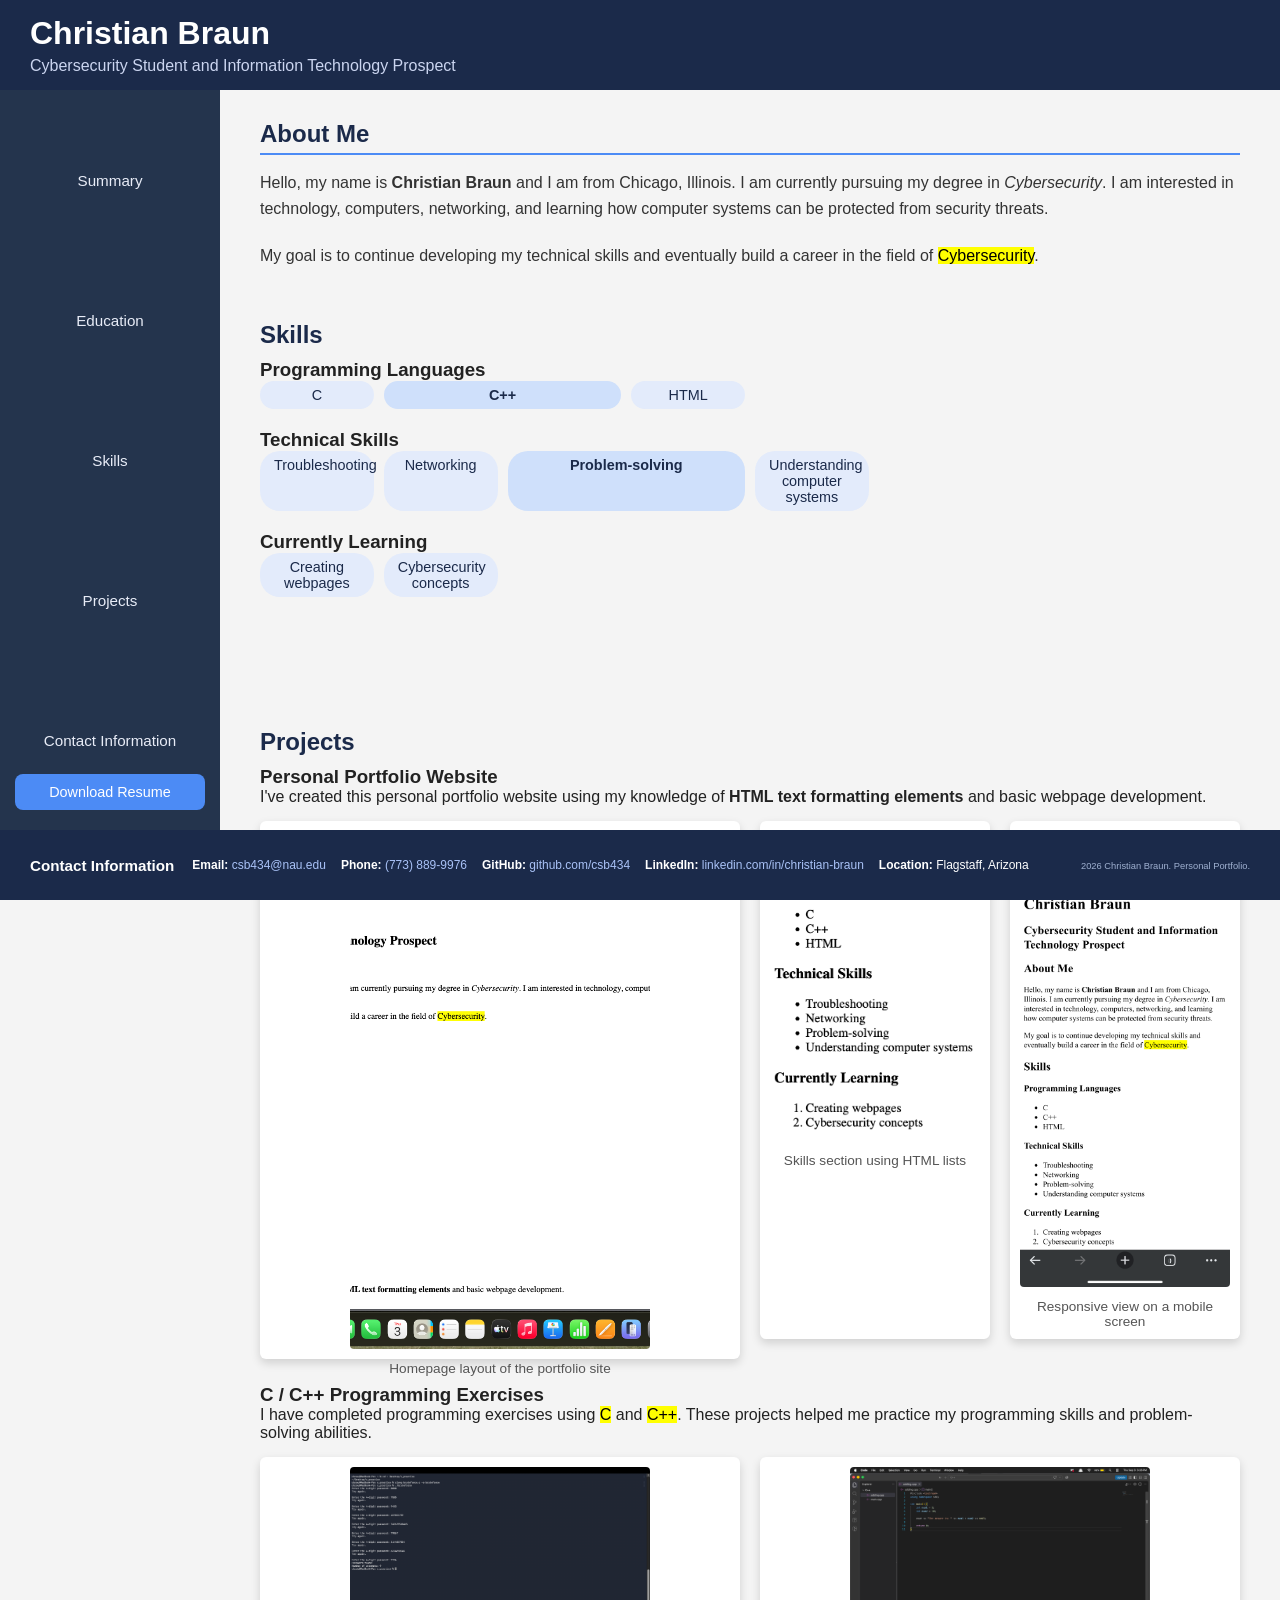
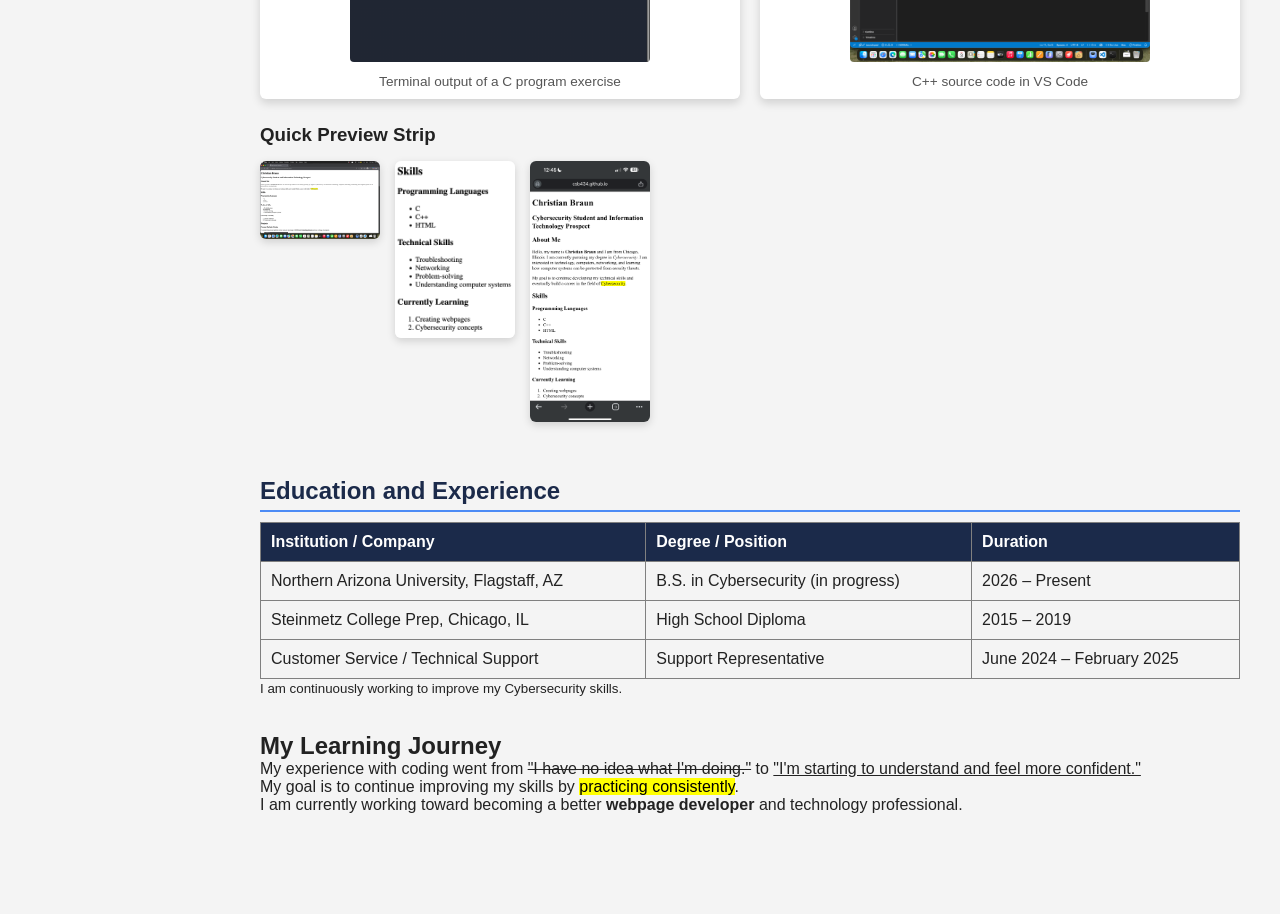
<file: homework5/index.html>
<!DOCTYPE html>
<html lang="en">
<head>

    <!-- This head part just holds info about the page that you don't actually see on screen. -->

    <meta charset="UTF-8">
    <meta name="viewport" content="width=device-width, initial-scale=1.0">

    <!-- This is the title that shows up in the browser tab. -->

    <title>My Personal Portfolio</title>

    <!-- This links my CSS file to this HTML file. Basically all my styling, colors, layout, and animations live in style.css so this file can just focus on the actual content. -->
    <link rel="stylesheet" href="style.css">

</head>

<body>

<!-- I put everything inside this one big div called page. That way it's all one container and I can use Grid on it to set up the header, sidebar, main content, and footer. -->
<div class="page">

    <!-- This is my header with my name and a little subtitle. I made it position: fixed in the CSS so it stays stuck to the top of the screen the whole time, even when I scroll way down. -->

    <header class="header">
        <h1>Christian Braun</h1>
        <h2>Cybersecurity Student and Information Technology Prospect</h2>
    </header>

    <!-- This is my sidebar with all my nav links. I used Flexbox to stack them in a column, and I gave each link flex-grow so they spread out evenly and fill the whole sidebar instead of just bunching up near the top. Clicking one of these just scrolls you down to that section on the page. -->

    <nav class="sidebar">
        <ul class="nav-list">
            <li><a href="#about">Summary</a></li>
            <li><a href="#education">Education</a></li>
            <li><a href="#skills">Skills</a></li>
            <li><a href="#projects">Projects</a></li>
            <li><a href="#contact">Contact Information</a></li>
        </ul>

        <!-- This is my resume download button. It's positioned near the bottom of the sidebar so it's always easy to find, and I gave it a hover effect and rounded corners so it actually looks like a button instead of just plain text. -->
        <a href="christian_braun_resume.pdf" download class="resume-btn">Download Resume</a>
    </nav>

    <!-- This main part holds basically all the content on my site. I used Flexbox here so the sections stack one after another and can grow or shrink depending on how much room they have. Inside the Skills and Projects sections I switched to Grid instead, since that fit those two better. -->

    <main class="main-content">

        <!-- This first section is just a quick intro about me. I used strong to bold my name since that's a little more proper than just using b for bold text. -->

        <section id="about" class="summary-section">

            <h2>About Me</h2>

            <p>
                Hello, my name is <strong>Christian Braun</strong> and I am from Chicago, Illinois. I am currently
                pursuing my degree in <em>Cybersecurity</em>.
                I am interested in technology, computers, networking, and learning
                how computer systems can be protected from security threats.
            </p>

            <!-- I used em here to italicize the word Cybersecurity since it shows up in italics on the page. Kind of the same deal as strong, it's just the more correct tag to use instead of i. -->

            <p>
                My goal is to continue developing my technical skills and eventually
                build a career in the field of <mark>Cybersecurity</mark>.

                <!-- I used mark here to highlight Cybersecurity in yellow since that's basically the main point of this whole section. -->

            </p>
        </section>


        <section id="skills" class="skills-section">

            <!-- For my skills, I used Grid instead of just a regular list layout. It automatically figures out how many columns fit based on the screen size, which is pretty handy. I also made two of my skills stand out a little more by having them take up double the space in the grid. -->

            <h2>Skills</h2>

            <h3>Programming Languages</h3>
            <ul class="skill-list">
                <li>C</li>
                <li class="featured-skill">C++</li>
                <li>HTML</li>
            </ul>

            <h3>Technical Skills</h3>
            <ul class="skill-list">
                <li>Troubleshooting</li>
                <li>Networking</li>
                <li class="featured-skill">Problem-solving</li>
                <li>Understanding computer systems</li>
            </ul>

            <h3>Currently Learning</h3>
            <ol class="skill-list">
                <li>Creating webpages</li>
                <li>Cybersecurity concepts</li>
            </ol>

        </section>


        <section id="projects" class="projects-section">

            <h2>Projects</h2>

            <h3>Personal Portfolio Website</h3>

            <!-- I bolded HTML text formatting elements here just to call it out a little. -->

            <p>
                I've created this personal portfolio website using my knowledge of <strong>HTML text formatting elements</strong> and basic webpage development.
            </p>

            <!-- I added a couple screenshots of this project, each one has its own caption explaining what it is and alt text describing the image. They're laid out with Grid so they line up nicely in columns. I also made the first screenshot bigger than the others since that's the one I want people to notice first. -->

            <div class="project-grid">
                <figure class="featured-project">
                    <img src="portfolio_screenshot.png" alt="Screenshot of the portfolio homepage" width="300">
                    <figcaption>Homepage layout of the portfolio site</figcaption>
                </figure>
                <figure>
                    <img src="skills_section.png" alt="Screenshot of the portfolio skills section" width="300">
                    <figcaption>Skills section using HTML lists</figcaption>
                </figure>
                <figure>
                    <img src="phone_screenshot.png" alt="Screenshot of the portfolio in a mobile browser" width="300">
                    <figcaption>Responsive view on a mobile screen</figcaption>
                </figure>
            </div>

            <h3>C / C++ Programming Exercises</h3>

            <!-- Marking C and C++ with mark just to make them pop a little since those are the languages I want people to notice. -->

            <p>
                I have completed programming exercises using <mark>C</mark> and
                <mark>C++</mark>. These projects helped me practice my programming skills and problem-solving abilities.
            </p>

            <!-- Same idea here, just some screenshots of my C and C++ work with captions so people know what they're looking at. -->

            <div class="project-grid">
                <figure>
                    <img src="bruteforce_c_screenshot.png" alt="Screenshot of C program output in the terminal" width="300">
                    <figcaption>Terminal output of a C program exercise</figcaption>
                </figure>
                <figure>
                    <img src="cpp_source_code.png" alt="Screenshot of C++ source code in an editor" width="300">
                    <figcaption>C++ source code in VS Code</figcaption>
                </figure>
            </div>

            <!-- This little strip of images is separate from the grid above. I used float on these instead, just to show I know how that works too. Basically it makes the images line up side by side, and I added a hover effect where they fade a little and grow slightly when you mouse over them. -->

            <h3>Quick Preview Strip</h3>
            <div class="float-gallery">
                <img src="portfolio_screenshot.png" alt="Preview thumbnail of the portfolio homepage" class="float-img">
                <img src="skills_section.png" alt="Preview thumbnail of the skills section" class="float-img">
                <img src="phone_screenshot.png" alt="Preview thumbnail of the mobile view" class="float-img">
            </div>

        </section>

        <!-- This section covers my schools and work experience. I used an actual HTML table for this instead of paragraphs since it's a lot easier to read when everything lines up in columns like this. -->

        <section id="education" class="education-section">

            <h2>Education and Experience</h2>

            <table border="1" cellpadding="8" cellspacing="0">
                <thead>
                    <tr>
                        <th>Institution / Company</th>
                        <th>Degree / Position</th>
                        <th>Duration</th>
                    </tr>
                </thead>
                <tbody>
                    <tr>
                        <td>Northern Arizona University, Flagstaff, AZ</td>
                        <td>B.S. in Cybersecurity (in progress)</td>
                        <td>2026 &ndash; Present</td>
                    </tr>
                    <tr>
                        <td>Steinmetz College Prep, Chicago, IL</td>
                        <td>High School Diploma</td>
                        <td>2015 &ndash; 2019</td>
                    </tr>
                    <tr>
                        <td>Customer Service / Technical Support</td>
                        <td>Support Representative</td>
                        <td>June 2024 &ndash; February 2025</td>
                    </tr>
                </tbody>
            </table>

            <!-- Used small here since this last bit is just a side note, not really important info. -->

            <p>
                <small>
                    I am continuously working to improve my Cybersecurity skills.
                </small>
            </p>

        </section>

        <!-- This last section is just a little bonus one about how my coding skills have grown. -->

        <section class="learning-section">

            <h2>My Learning Journey</h2>

            <!-- Using del and ins here to show how I felt about coding before versus now. del shows up with a line through it like it's crossed out, and ins shows up underlined like something got added in. -->

            <p>
                My experience with coding went from
                <del>"I have no idea what I'm doing."</del>
                to <ins>"I'm starting to understand and feel more confident."</ins>
            </p>

            <!-- Highlighting practicing consistently since that's kind of the main takeaway of this section. -->

            <p>
                My goal is to continue improving my skills by
                <mark>practicing consistently</mark>.
            </p>

            <!-- Bolding my career goal here since it's basically the point I'm trying to make. -->

            <p>
                I am currently working toward becoming a better
                <strong>webpage developer</strong> and technology professional.
            </p>

        </section>

    </main>

    <!-- This is my footer. I made it position: fixed too, so it stays stuck to the bottom no matter where you scroll. I used Flexbox to line up my contact info on one side and the little copyright note on the other. -->

    <footer id="contact" class="footer">

        <!-- This is my contact info. I turned my email and phone into actual clickable links using mailto and tel, so people can just tap them instead of copying and pasting. -->

        <div class="contact-info">
            <h2>Contact Information</h2>
            <ul>
                <li><strong>Email:</strong> <a href="mailto:csb434@nau.edu">csb434@nau.edu</a></li>
                <li><strong>Phone:</strong> <a href="tel:+7738899976">(773) 889-9976</a></li>
                <li><strong>GitHub:</strong> <a href="https://github.com/csb434" target="_blank" rel="noopener">github.com/csb434</a></li>
                <li><strong>LinkedIn:</strong> <a href="https://www.linkedin.com/in/christian-b-598aa3433" target="_blank" rel="noopener">linkedin.com/in/christian-braun</a></li>
                <li><strong>Location:</strong> Flagstaff, Arizona</li>
            </ul>
        </div>

        <!-- Just a little watermark at the very end of the page using small text. -->

        <p class="watermark">
            <small>
                2026 Christian Braun. Personal Portfolio.
            </small>
        </p>

    </footer>

</div>

</body>
</html>
</file>
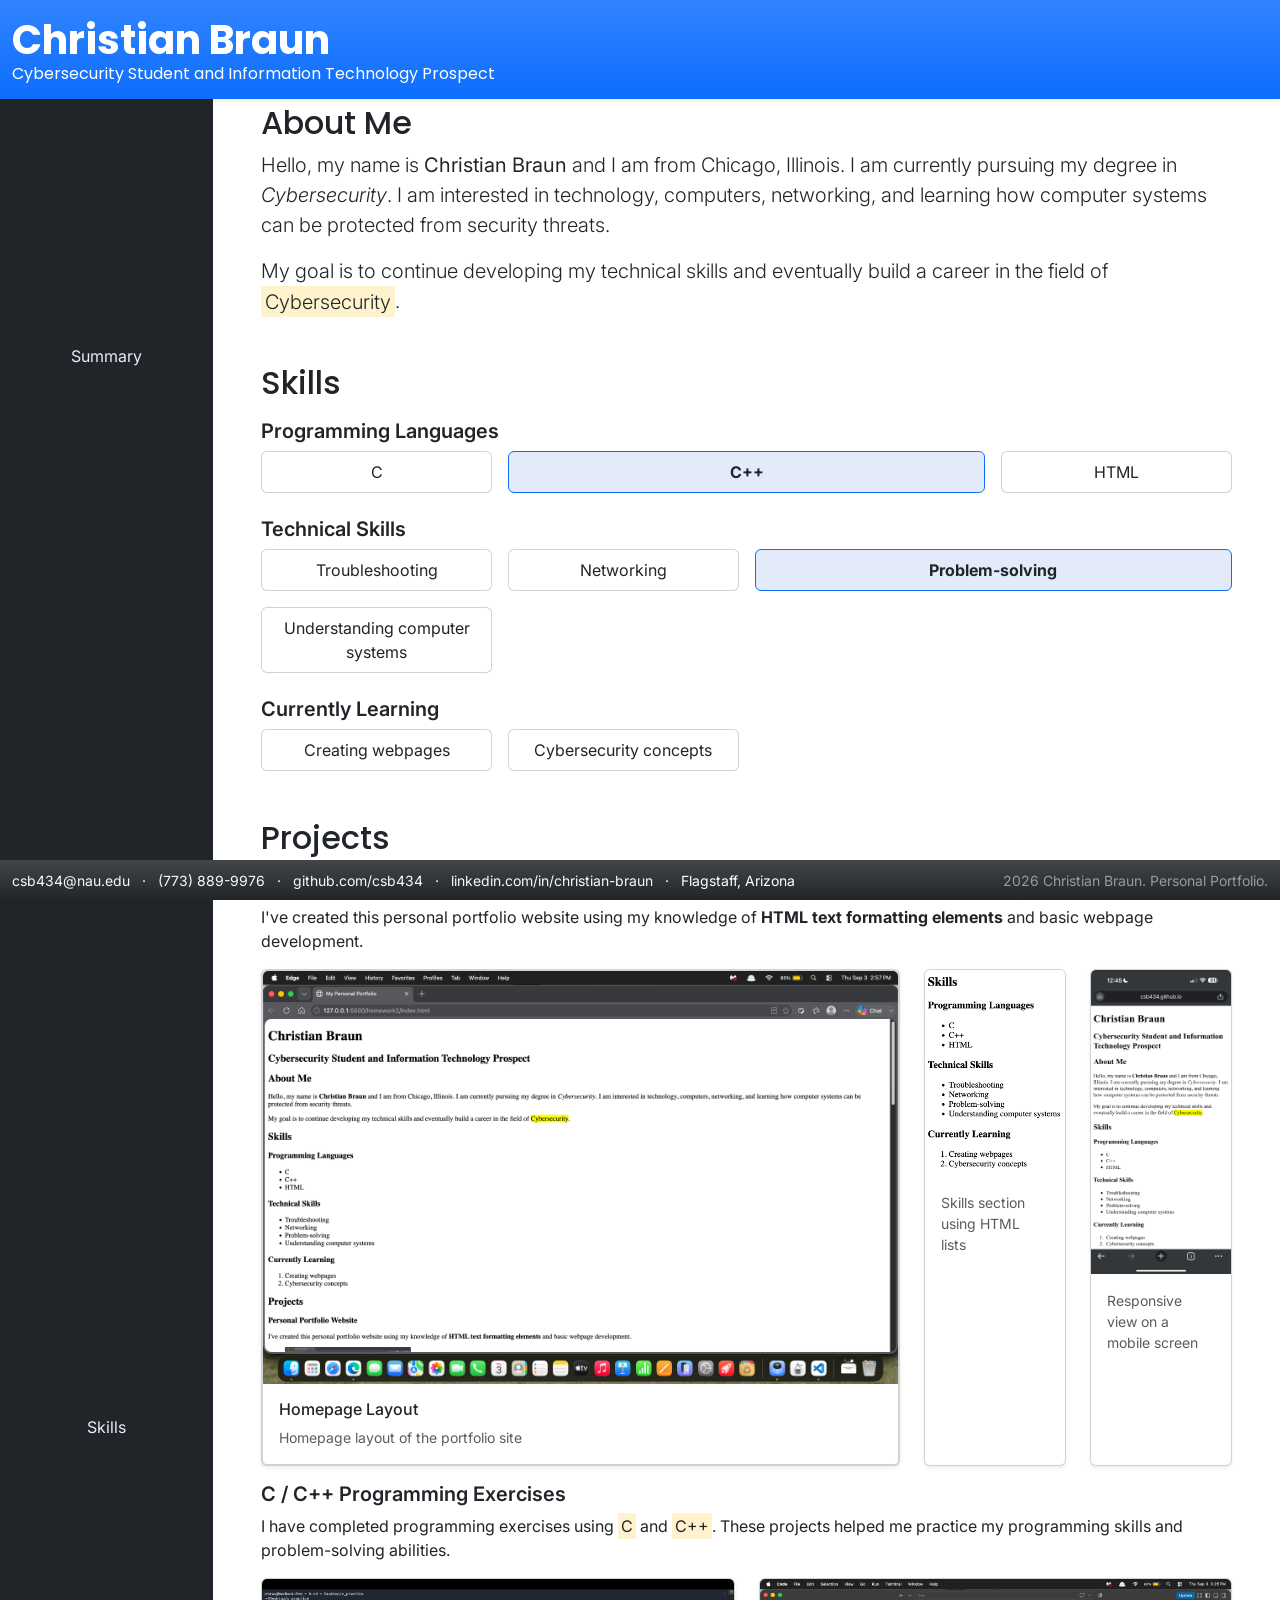
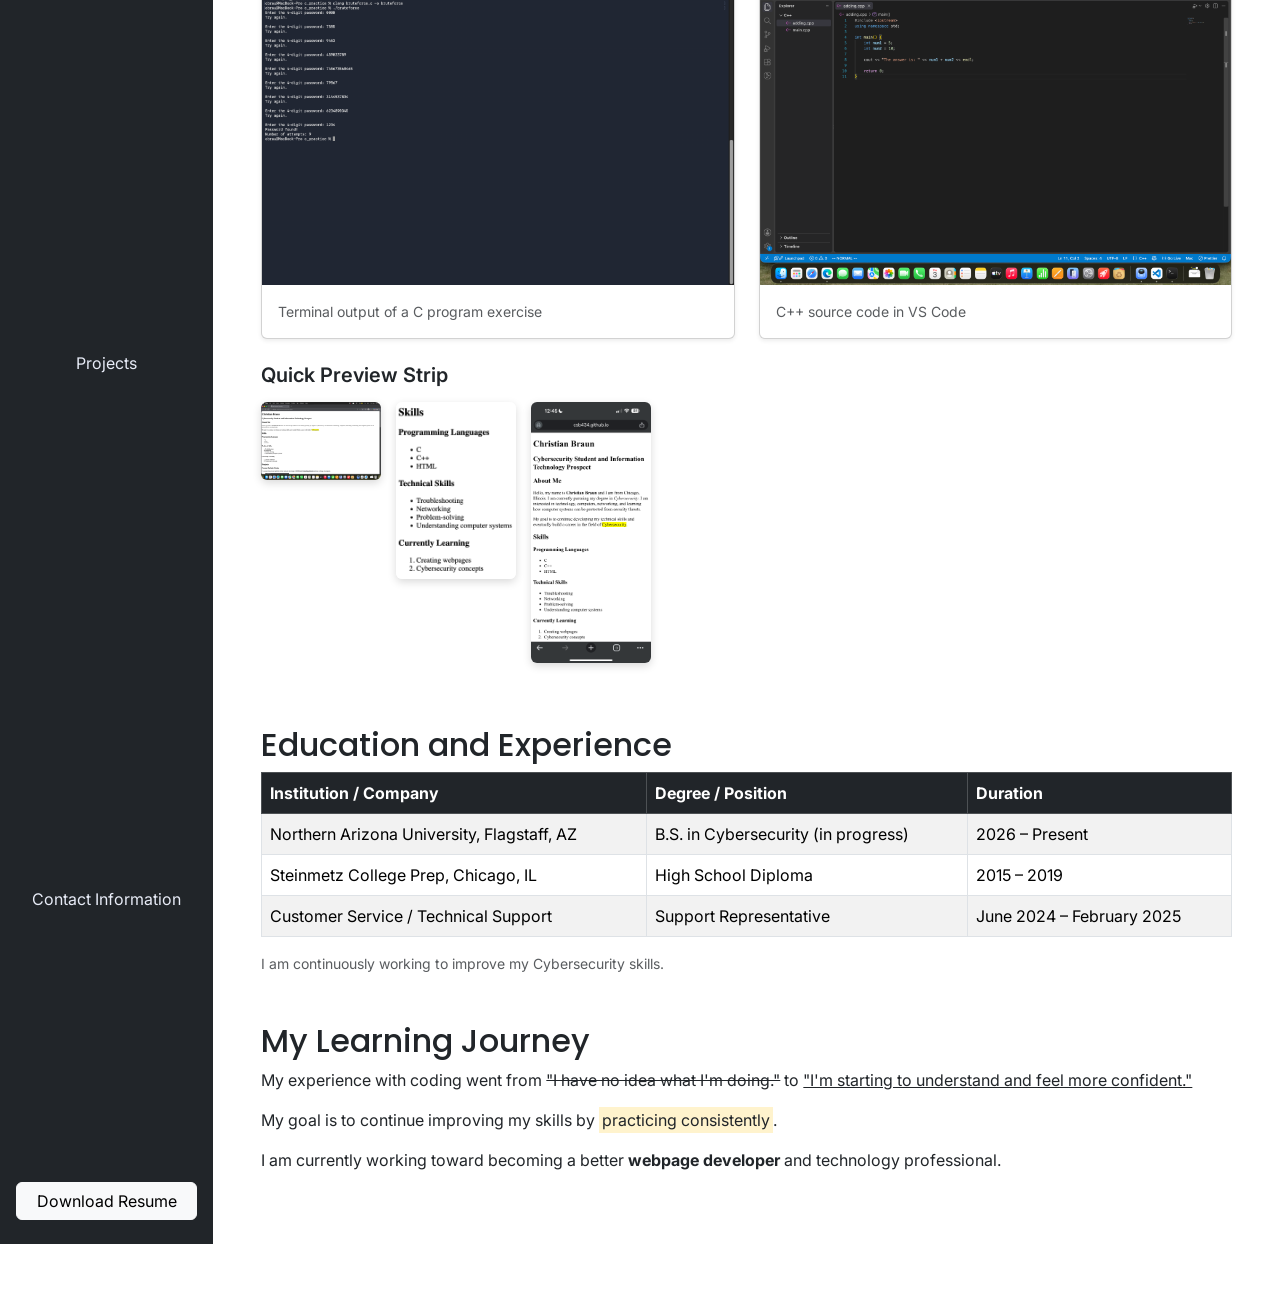
<file: homework6/index.html>
<!DOCTYPE html>
<html lang="en">
<head>

    <!-- Head stuff, just metadata the browser needs. -->

    <meta charset="UTF-8">
    <meta name="viewport" content="width=device-width, initial-scale=1.0">

    <title>My Personal Portfolio</title>

    <!-- Google Fonts for this assignment. I'm using Poppins for my headings since it's a little bolder and more "header looking," and Inter for all my body text since it's easier to read in smaller sizes. -->
    <link rel="preconnect" href="https://fonts.googleapis.com">
    <link rel="preconnect" href="https://fonts.gstatic.com" crossorigin>
    <link href="https://fonts.googleapis.com/css2?family=Poppins:wght@600;700&family=Inter:wght@400;500;600&display=swap" rel="stylesheet">

    <!-- This is the actual Bootstrap framework, linked straight from their CDN. This is what gives me the grid system, the navbar, cards, tables, and buttons I'm using all over this page now. -->
    <link href="https://cdn.jsdelivr.net/npm/bootstrap@5.3.3/dist/css/bootstrap.min.css" rel="stylesheet">

    <!-- My own stylesheet goes after Bootstrap so it can override a few things, like my fonts and some hover effects Bootstrap doesn't really do on its own. -->
    <link rel="stylesheet" href="style.css">

</head>

<body>

<!-- This is my header. I used Bootstrap's fixed-top class to pin it to the top of the screen, and bg-gradient on top of bg-primary gives it that subtle gradient look Bootstrap has built in. I used container-fluid and row here like the assignment asked, just to structure it the Bootstrap way instead of plain divs. -->

<header class="site-header bg-primary bg-gradient text-white fixed-top shadow-sm py-3">
    <div class="container-fluid">
        <div class="row align-items-center">
            <div class="col">
                <h1 class="font-header display-6 fw-bold mb-0">Christian Braun</h1>
                <h2 class="font-header fs-6 fw-normal mb-0">Cybersecurity Student and Information Technology Prospect</h2>
            </div>
        </div>
    </div>
</header>

<div class="container-fluid">
    <div class="row">

        <!-- This is my sidebar, but now it's built with Bootstrap's actual navbar component instead of just a plain Flexbox div like before. I kept it vertical using flex-column, and each nav-item has flex-fill so they still spread out evenly like they did last time. Clicking a link still just jumps down to that section. -->

        <nav class="col-12 col-md-3 col-lg-2 bg-dark navbar navbar-dark flex-column align-items-stretch sidebar px-0">
            <ul class="navbar-nav flex-column flex-grow-1 w-100">
                <li class="nav-item flex-fill d-flex"><a class="nav-link text-center flex-grow-1 d-flex align-items-center justify-content-center" href="#about">Summary</a></li>
                <li class="nav-item flex-fill d-flex"><a class="nav-link text-center flex-grow-1 d-flex align-items-center justify-content-center" href="#education">Education</a></li>
                <li class="nav-item flex-fill d-flex"><a class="nav-link text-center flex-grow-1 d-flex align-items-center justify-content-center" href="#skills">Skills</a></li>
                <li class="nav-item flex-fill d-flex"><a class="nav-link text-center flex-grow-1 d-flex align-items-center justify-content-center" href="#projects">Projects</a></li>
                <li class="nav-item flex-fill d-flex"><a class="nav-link text-center flex-grow-1 d-flex align-items-center justify-content-center" href="#contact">Contact Information</a></li>
            </ul>

            <!-- This is my resume button, now using Bootstrap's actual btn component (btn and btn-light) instead of me styling a link by hand. I still added a tiny bit of custom hover glow in my own CSS since Bootstrap's default hover is pretty subtle. -->
            <a href="christian_braun_resume.pdf" download class="btn btn-light resume-btn m-3">Download Resume</a>
        </nav>

        <!-- This is my main content area. I wrapped it in a Bootstrap column (col-md-9 col-lg-10) so it automatically resizes next to the sidebar, and every section inside uses Bootstrap's row and col classes to lay things out instead of my old custom Grid and Flexbox rules. -->

        <main class="col-12 col-md-9 col-lg-10 main-content py-4 px-4 px-md-5">

            <!-- About Me section. Using Bootstrap's "lead" class on the paragraphs just makes the text a little bigger and lighter weight, which Bootstrap's typography utilities are built for. -->

            <section id="about" class="mb-5">

                <h2 class="font-header">About Me</h2>

                <p class="lead">
                    Hello, my name is <strong>Christian Braun</strong> and I am from Chicago, Illinois. I am currently
                    pursuing my degree in <em>Cybersecurity</em>.
                    I am interested in technology, computers, networking, and learning
                    how computer systems can be protected from security threats.
                </p>

                <p class="lead">
                    My goal is to continue developing my technical skills and eventually
                    build a career in the field of <mark>Cybersecurity</mark>.
                </p>
            </section>


            <section id="skills" class="mb-5">

                <!-- For skills, I swapped my old list layout for Bootstrap Cards inside a row of columns. Each skill gets its own small card, and I made C++ and Problem-solving take up a wider column (col-md-6 instead of col-md-3) so they visually stand out as the ones I want people to notice first. -->

                <h2 class="font-header">Skills</h2>

                <h3 class="fs-5 fw-semibold mt-3">Programming Languages</h3>
                <div class="row g-3 mb-4">
                    <div class="col-6 col-sm-4 col-md-3">
                        <div class="card h-100 text-center skill-card">
                            <div class="card-body py-2"><p class="card-text mb-0">C</p></div>
                        </div>
                    </div>
                    <div class="col-12 col-sm-4 col-md-6">
                        <div class="card h-100 text-center border-primary skill-card featured-skill-card">
                            <div class="card-body py-2"><p class="card-text fw-bold mb-0">C++</p></div>
                        </div>
                    </div>
                    <div class="col-6 col-sm-4 col-md-3">
                        <div class="card h-100 text-center skill-card">
                            <div class="card-body py-2"><p class="card-text mb-0">HTML</p></div>
                        </div>
                    </div>
                </div>

                <h3 class="fs-5 fw-semibold mt-3">Technical Skills</h3>
                <div class="row g-3 mb-4">
                    <div class="col-6 col-sm-4 col-md-3">
                        <div class="card h-100 text-center skill-card">
                            <div class="card-body py-2"><p class="card-text mb-0">Troubleshooting</p></div>
                        </div>
                    </div>
                    <div class="col-6 col-sm-4 col-md-3">
                        <div class="card h-100 text-center skill-card">
                            <div class="card-body py-2"><p class="card-text mb-0">Networking</p></div>
                        </div>
                    </div>
                    <div class="col-12 col-sm-8 col-md-6">
                        <div class="card h-100 text-center border-primary skill-card featured-skill-card">
                            <div class="card-body py-2"><p class="card-text fw-bold mb-0">Problem-solving</p></div>
                        </div>
                    </div>
                    <div class="col-12 col-sm-4 col-md-3">
                        <div class="card h-100 text-center skill-card">
                            <div class="card-body py-2"><p class="card-text mb-0">Understanding computer systems</p></div>
                        </div>
                    </div>
                </div>

                <h3 class="fs-5 fw-semibold mt-3">Currently Learning</h3>
                <div class="row g-3 mb-2">
                    <div class="col-6 col-sm-4 col-md-3">
                        <div class="card h-100 text-center skill-card">
                            <div class="card-body py-2"><p class="card-text mb-0">Creating webpages</p></div>
                        </div>
                    </div>
                    <div class="col-6 col-sm-4 col-md-3">
                        <div class="card h-100 text-center skill-card">
                            <div class="card-body py-2"><p class="card-text mb-0">Cybersecurity concepts</p></div>
                        </div>
                    </div>
                </div>

            </section>


            <section id="projects" class="mb-5">

                <h2 class="font-header">Projects</h2>

                <h3 class="fs-5 fw-semibold mt-3">Personal Portfolio Website</h3>

                <p>
                    I've created this personal portfolio website using my knowledge of <strong>HTML text formatting elements</strong> and basic webpage development.
                </p>

                <!-- These project screenshots are Bootstrap Cards now too, with card-img-top for the image and card-body for the caption. My homepage screenshot gets a wider column (col-md-8) than the other two, which is basically the Bootstrap way of doing what I did with Grid spanning before. -->

                <div class="row g-4 mb-3">
                    <div class="col-12 col-md-8">
                        <div class="card h-100 shadow-sm project-card featured-project-card">
                            <img src="portfolio_screenshot.png" class="card-img-top" alt="Screenshot of the portfolio homepage">
                            <div class="card-body">
                                <h5 class="card-title fs-6">Homepage Layout</h5>
                                <p class="card-text small text-muted mb-0">Homepage layout of the portfolio site</p>
                            </div>
                        </div>
                    </div>
                    <div class="col-6 col-md-2">
                        <div class="card h-100 shadow-sm project-card">
                            <img src="skills_section.png" class="card-img-top" alt="Screenshot of the portfolio skills section">
                            <div class="card-body">
                                <p class="card-text small text-muted mb-0">Skills section using HTML lists</p>
                            </div>
                        </div>
                    </div>
                    <div class="col-6 col-md-2">
                        <div class="card h-100 shadow-sm project-card">
                            <img src="phone_screenshot.png" class="card-img-top" alt="Screenshot of the portfolio in a mobile browser">
                            <div class="card-body">
                                <p class="card-text small text-muted mb-0">Responsive view on a mobile screen</p>
                            </div>
                        </div>
                    </div>
                </div>

                <h3 class="fs-5 fw-semibold mt-3">C / C++ Programming Exercises</h3>

                <p>
                    I have completed programming exercises using <mark>C</mark> and
                    <mark>C++</mark>. These projects helped me practice my programming skills and problem-solving abilities.
                </p>

                <div class="row g-4 mb-4">
                    <div class="col-6">
                        <div class="card h-100 shadow-sm project-card">
                            <img src="bruteforce_c_screenshot.png" class="card-img-top" alt="Screenshot of C program output in the terminal">
                            <div class="card-body">
                                <p class="card-text small text-muted mb-0">Terminal output of a C program exercise</p>
                            </div>
                        </div>
                    </div>
                    <div class="col-6">
                        <div class="card h-100 shadow-sm project-card">
                            <img src="cpp_source_code.png" class="card-img-top" alt="Screenshot of C++ source code in an editor">
                            <div class="card-body">
                                <p class="card-text small text-muted mb-0">C++ source code in VS Code</p>
                            </div>
                        </div>
                    </div>
                </div>

                <!-- This is the same float gallery I built a couple assignments ago, I just left it in since it still shows I know how float works, separate from everything Bootstrap is doing. -->

                <h3 class="fs-5 fw-semibold mt-3">Quick Preview Strip</h3>
                <div class="float-gallery">
                    <img src="portfolio_screenshot.png" alt="Preview thumbnail of the portfolio homepage" class="float-img">
                    <img src="skills_section.png" alt="Preview thumbnail of the skills section" class="float-img">
                    <img src="phone_screenshot.png" alt="Preview thumbnail of the mobile view" class="float-img">
                </div>

            </section>

            <!-- Education and Experience, now using an actual Bootstrap table instead of me styling a plain HTML table by hand. table-striped, table-hover, and table-bordered are all just Bootstrap classes that handle the zebra stripes, hover highlight, and borders automatically. -->

            <section id="education" class="mb-5">

                <h2 class="font-header">Education and Experience</h2>

                <div class="table-responsive">
                    <table class="table table-striped table-hover table-bordered align-middle">
                        <thead class="table-dark">
                            <tr>
                                <th>Institution / Company</th>
                                <th>Degree / Position</th>
                                <th>Duration</th>
                            </tr>
                        </thead>
                        <tbody>
                            <tr>
                                <td>Northern Arizona University, Flagstaff, AZ</td>
                                <td>B.S. in Cybersecurity (in progress)</td>
                                <td>2026 &ndash; Present</td>
                            </tr>
                            <tr>
                                <td>Steinmetz College Prep, Chicago, IL</td>
                                <td>High School Diploma</td>
                                <td>2015 &ndash; 2019</td>
                            </tr>
                            <tr>
                                <td>Customer Service / Technical Support</td>
                                <td>Support Representative</td>
                                <td>June 2024 &ndash; February 2025</td>
                            </tr>
                        </tbody>
                    </table>
                </div>

                <p class="text-muted small">
                    I am continuously working to improve my Cybersecurity skills.
                </p>

            </section>

            <section class="mb-5">

                <h2 class="font-header">My Learning Journey</h2>

                <p>
                    My experience with coding went from
                    <del>"I have no idea what I'm doing."</del>
                    to <ins>"I'm starting to understand and feel more confident."</ins>
                </p>

                <p>
                    My goal is to continue improving my skills by
                    <mark>practicing consistently</mark>.
                </p>

                <p>
                    I am currently working toward becoming a better
                    <strong>webpage developer</strong> and technology professional.
                </p>

            </section>

        </main>

    </div>
</div>

<!-- This is my footer. Same deal as the header, fixed-bottom pins it to the bottom of the screen, and bg-gradient on bg-dark gives it that same subtle gradient look. I used container-fluid and row here too so it stays structured the Bootstrap way. -->

<footer id="contact" class="site-footer bg-dark bg-gradient text-white fixed-bottom py-2">
    <div class="container-fluid">
        <div class="row align-items-center gy-1">
            <div class="col-12 col-lg-auto">
                <ul class="list-inline mb-0 small">
                    <li class="list-inline-item"><a class="link-light text-decoration-none" href="mailto:csb434@nau.edu">csb434@nau.edu</a></li>
                    <li class="list-inline-item">&middot;</li>
                    <li class="list-inline-item"><a class="link-light text-decoration-none" href="tel:+7738899976">(773) 889-9976</a></li>
                    <li class="list-inline-item">&middot;</li>
                    <li class="list-inline-item"><a class="link-light text-decoration-none" href="https://github.com/csb434" target="_blank" rel="noopener">github.com/csb434</a></li>
                    <li class="list-inline-item">&middot;</li>
                    <li class="list-inline-item"><a class="link-light text-decoration-none" href="https://www.linkedin.com/in/christian-b-598aa3433" target="_blank" rel="noopener">linkedin.com/in/christian-braun</a></li>
                    <li class="list-inline-item">&middot;</li>
                    <li class="list-inline-item">Flagstaff, Arizona</li>
                </ul>
            </div>
            <div class="col-12 col-lg-auto ms-lg-auto">
                <small class="text-white-50">2026 Christian Braun. Personal Portfolio.</small>
            </div>
        </div>
    </div>
</footer>

<!-- Bootstrap's JS bundle, this is what powers any of its interactive components if I end up using something like the collapsible navbar toggler or a modal down the road. -->
<script src="https://cdn.jsdelivr.net/npm/bootstrap@5.3.3/dist/js/bootstrap.bundle.min.js"></script>

</body>
</html>
</file>
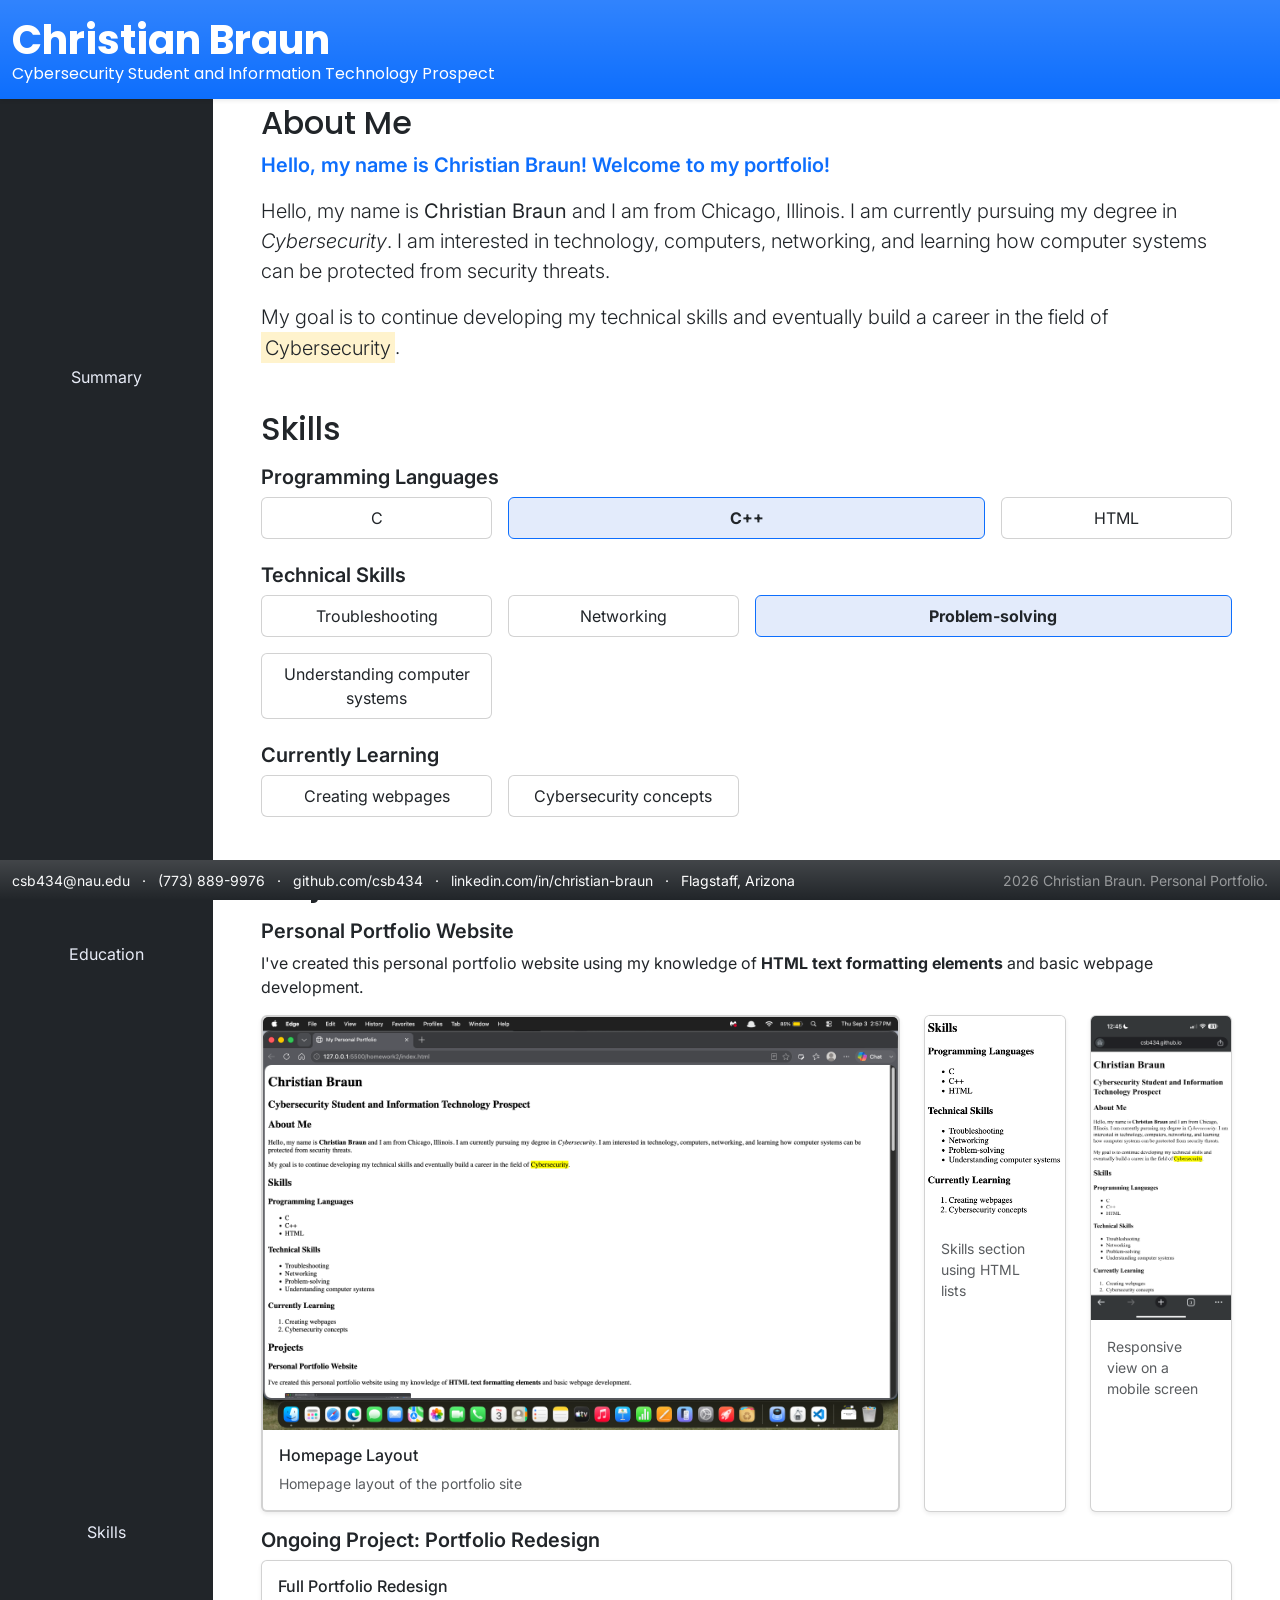
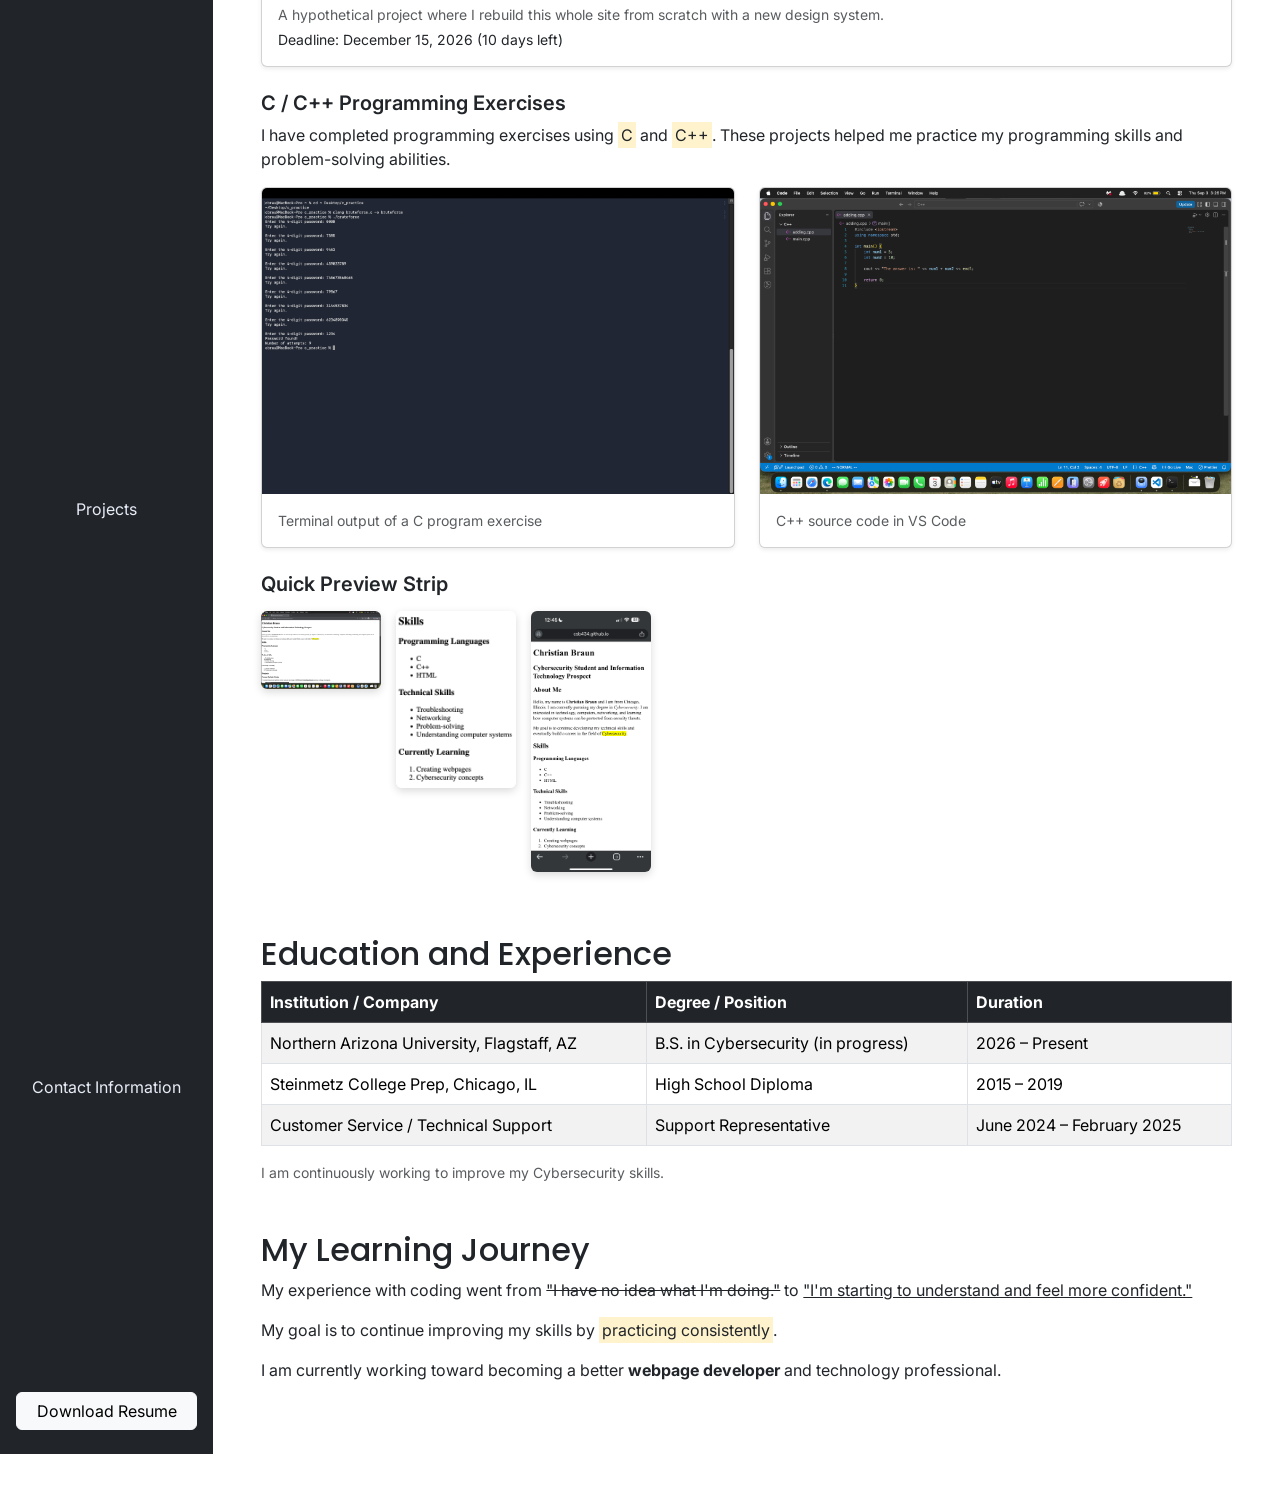
<file: homework7/index.html>
<!DOCTYPE html>
<html lang="en">
<head>

    <!-- Head stuff, just metadata the browser needs. -->

    <meta charset="UTF-8">
    <meta name="viewport" content="width=device-width, initial-scale=1.0">

    <title>My Personal Portfolio</title>

    <!-- Google Fonts for this assignment. I'm using Poppins for my headings since it's a little bolder and more "header looking," and Inter for all my body text since it's easier to read in smaller sizes. -->
    <link rel="preconnect" href="https://fonts.googleapis.com">
    <link rel="preconnect" href="https://fonts.gstatic.com" crossorigin>
    <link href="https://fonts.googleapis.com/css2?family=Poppins:wght@600;700&family=Inter:wght@400;500;600&display=swap" rel="stylesheet">

    <!-- This is the actual Bootstrap framework, linked straight from their CDN. This is what gives me the grid system, the navbar, cards, tables, and buttons I'm using all over this page now. -->
    <link href="https://cdn.jsdelivr.net/npm/bootstrap@5.3.3/dist/css/bootstrap.min.css" rel="stylesheet">

    <!-- My own stylesheet goes after Bootstrap so it can override a few things, like my fonts and some hover effects Bootstrap doesn't really do on its own. -->
    <link rel="stylesheet" href="style.css">

</head>

<body>

<!-- This is my header. I used Bootstrap's fixed-top class to pin it to the top of the screen, and bg-gradient on top of bg-primary gives it that subtle gradient look Bootstrap has built in. I used container-fluid and row here like the assignment asked, just to structure it the Bootstrap way instead of plain divs. -->

<header class="site-header bg-primary bg-gradient text-white fixed-top shadow-sm py-3">
    <div class="container-fluid">
        <div class="row align-items-center">
            <div class="col">
                <h1 class="font-header display-6 fw-bold mb-0">Christian Braun</h1>
                <h2 class="font-header fs-6 fw-normal mb-0">Cybersecurity Student and Information Technology Prospect</h2>
            </div>
        </div>
    </div>
</header>

<div class="container-fluid">
    <div class="row">

        <!-- This is my sidebar, but now it's built with Bootstrap's actual navbar component instead of just a plain Flexbox div like before. I kept it vertical using flex-column, and each nav-item has flex-fill so they still spread out evenly like they did last time. Clicking a link still just jumps down to that section. -->

        <nav class="col-12 col-md-3 col-lg-2 bg-dark navbar navbar-dark flex-column align-items-stretch sidebar px-0">
            <ul class="navbar-nav flex-column flex-grow-1 w-100">
                <li class="nav-item flex-fill d-flex"><a class="nav-link text-center flex-grow-1 d-flex align-items-center justify-content-center" href="#about">Summary</a></li>
                <li class="nav-item flex-fill d-flex"><a class="nav-link text-center flex-grow-1 d-flex align-items-center justify-content-center" href="#education">Education</a></li>
                <li class="nav-item flex-fill d-flex"><a class="nav-link text-center flex-grow-1 d-flex align-items-center justify-content-center" href="#skills">Skills</a></li>
                <li class="nav-item flex-fill d-flex"><a class="nav-link text-center flex-grow-1 d-flex align-items-center justify-content-center" href="#projects">Projects</a></li>
                <li class="nav-item flex-fill d-flex"><a class="nav-link text-center flex-grow-1 d-flex align-items-center justify-content-center" href="#contact">Contact Information</a></li>
            </ul>

            <!-- This is my resume button, now using Bootstrap's actual btn component (btn and btn-light) instead of me styling a link by hand. I still added a tiny bit of custom hover glow in my own CSS since Bootstrap's default hover is pretty subtle. It also has an id now so app.js can grab it and listen for clicks. -->
            <a href="christian_braun_resume.pdf" download id="resume-download-btn" class="btn btn-light resume-btn m-3">Download Resume</a>
        </nav>

        <!-- This is my main content area. I wrapped it in a Bootstrap column (col-md-9 col-lg-10) so it automatically resizes next to the sidebar, and every section inside uses Bootstrap's row and col classes to lay things out instead of my old custom Grid and Flexbox rules. -->

        <main class="col-12 col-md-9 col-lg-10 main-content py-4 px-4 px-md-5">

            <!-- About Me section. Using Bootstrap's "lead" class on the paragraphs just makes the text a little bigger and lighter weight, which Bootstrap's typography utilities are built for. -->

            <section id="about" class="mb-5">

                <h2 class="font-header">About Me</h2>

                <!-- This paragraph starts out empty. app.js fills it in with a greeting as soon as the page loads, using a function called showGreeting() that builds the message out of my name. -->
                <p id="dynamic-greeting" class="fs-5 fw-semibold text-primary"></p>

                <p class="lead">
                    Hello, my name is <strong>Christian Braun</strong> and I am from Chicago, Illinois. I am currently
                    pursuing my degree in <em>Cybersecurity</em>.
                    I am interested in technology, computers, networking, and learning
                    how computer systems can be protected from security threats.
                </p>

                <p class="lead">
                    My goal is to continue developing my technical skills and eventually
                    build a career in the field of <mark>Cybersecurity</mark>.
                </p>
            </section>


            <section id="skills" class="mb-5">

                <!-- For skills, I swapped my old list layout for Bootstrap Cards inside a row of columns. Each skill gets its own small card, and I made C++ and Problem-solving take up a wider column (col-md-6 instead of col-md-3) so they visually stand out as the ones I want people to notice first. -->

                <h2 class="font-header">Skills</h2>

                <h3 class="fs-5 fw-semibold mt-3">Programming Languages</h3>
                <div class="row g-3 mb-4">
                    <div class="col-6 col-sm-4 col-md-3">
                        <div class="card h-100 text-center skill-card">
                            <div class="card-body py-2"><p class="card-text mb-0">C</p></div>
                        </div>
                    </div>
                    <div class="col-12 col-sm-4 col-md-6">
                        <div class="card h-100 text-center border-primary skill-card featured-skill-card">
                            <div class="card-body py-2"><p class="card-text fw-bold mb-0">C++</p></div>
                        </div>
                    </div>
                    <div class="col-6 col-sm-4 col-md-3">
                        <div class="card h-100 text-center skill-card">
                            <div class="card-body py-2"><p class="card-text mb-0">HTML</p></div>
                        </div>
                    </div>
                </div>

                <h3 class="fs-5 fw-semibold mt-3">Technical Skills</h3>
                <div class="row g-3 mb-4">
                    <div class="col-6 col-sm-4 col-md-3">
                        <div class="card h-100 text-center skill-card">
                            <div class="card-body py-2"><p class="card-text mb-0">Troubleshooting</p></div>
                        </div>
                    </div>
                    <div class="col-6 col-sm-4 col-md-3">
                        <div class="card h-100 text-center skill-card">
                            <div class="card-body py-2"><p class="card-text mb-0">Networking</p></div>
                        </div>
                    </div>
                    <div class="col-12 col-sm-8 col-md-6">
                        <div class="card h-100 text-center border-primary skill-card featured-skill-card">
                            <div class="card-body py-2"><p class="card-text fw-bold mb-0">Problem-solving</p></div>
                        </div>
                    </div>
                    <div class="col-12 col-sm-4 col-md-3">
                        <div class="card h-100 text-center skill-card">
                            <div class="card-body py-2"><p class="card-text mb-0">Understanding computer systems</p></div>
                        </div>
                    </div>
                </div>

                <h3 class="fs-5 fw-semibold mt-3">Currently Learning</h3>
                <div class="row g-3 mb-2">
                    <div class="col-6 col-sm-4 col-md-3">
                        <div class="card h-100 text-center skill-card">
                            <div class="card-body py-2"><p class="card-text mb-0">Creating webpages</p></div>
                        </div>
                    </div>
                    <div class="col-6 col-sm-4 col-md-3">
                        <div class="card h-100 text-center skill-card">
                            <div class="card-body py-2"><p class="card-text mb-0">Cybersecurity concepts</p></div>
                        </div>
                    </div>
                </div>

            </section>


            <section id="projects" class="mb-5">

                <h2 class="font-header">Projects</h2>

                <h3 class="fs-5 fw-semibold mt-3">Personal Portfolio Website</h3>

                <p>
                    I've created this personal portfolio website using my knowledge of <strong>HTML text formatting elements</strong> and basic webpage development.
                </p>

                <!-- These project screenshots are Bootstrap Cards now too, with card-img-top for the image and card-body for the caption. My homepage screenshot gets a wider column (col-md-8) than the other two, which is basically the Bootstrap way of doing what I did with Grid spanning before. -->

                <div class="row g-4 mb-3">
                    <div class="col-12 col-md-8">
                        <div class="card h-100 shadow-sm project-card featured-project-card">
                            <img src="portfolio_screenshot.png" class="card-img-top" alt="Screenshot of the portfolio homepage">
                            <div class="card-body">
                                <h5 class="card-title fs-6">Homepage Layout</h5>
                                <p class="card-text small text-muted mb-0">Homepage layout of the portfolio site</p>
                            </div>
                        </div>
                    </div>
                    <div class="col-6 col-md-2">
                        <div class="card h-100 shadow-sm project-card">
                            <img src="skills_section.png" class="card-img-top" alt="Screenshot of the portfolio skills section">
                            <div class="card-body">
                                <p class="card-text small text-muted mb-0">Skills section using HTML lists</p>
                            </div>
                        </div>
                    </div>
                    <div class="col-6 col-md-2">
                        <div class="card h-100 shadow-sm project-card">
                            <img src="phone_screenshot.png" class="card-img-top" alt="Screenshot of the portfolio in a mobile browser">
                            <div class="card-body">
                                <p class="card-text small text-muted mb-0">Responsive view on a mobile screen</p>
                            </div>
                        </div>
                    </div>
                </div>

                <!-- This is a new ongoing project I added for this assignment, just a sample one so I'd have something with a real deadline to test my daysUntilDeadline() function on. app.js calculates the days left and drops the number into the span below. -->

                <h3 class="fs-5 fw-semibold mt-3">Ongoing Project: Portfolio Redesign</h3>
                <div class="row g-4 mb-4">
                    <div class="col-12">
                        <div class="card shadow-sm project-card">
                            <div class="card-body">
                                <h5 class="card-title fs-6">Full Portfolio Redesign</h5>
                                <p class="card-text small text-muted mb-1">
                                    A hypothetical project where I rebuild this whole site from scratch with a new design system.
                                </p>
                                <p class="card-text small mb-0">
                                    Deadline: December 15, 2026
                                    (<span id="days-remaining">calculating...</span> days left)
                                </p>
                            </div>
                        </div>
                    </div>
                </div>

                <h3 class="fs-5 fw-semibold mt-3">C / C++ Programming Exercises</h3>

                <p>
                    I have completed programming exercises using <mark>C</mark> and
                    <mark>C++</mark>. These projects helped me practice my programming skills and problem-solving abilities.
                </p>

                <div class="row g-4 mb-4">
                    <div class="col-6">
                        <div class="card h-100 shadow-sm project-card">
                            <img src="bruteforce_c_screenshot.png" class="card-img-top" alt="Screenshot of C program output in the terminal">
                            <div class="card-body">
                                <p class="card-text small text-muted mb-0">Terminal output of a C program exercise</p>
                            </div>
                        </div>
                    </div>
                    <div class="col-6">
                        <div class="card h-100 shadow-sm project-card">
                            <img src="cpp_source_code.png" class="card-img-top" alt="Screenshot of C++ source code in an editor">
                            <div class="card-body">
                                <p class="card-text small text-muted mb-0">C++ source code in VS Code</p>
                            </div>
                        </div>
                    </div>
                </div>

                <!-- This is the same float gallery I built a couple assignments ago, I just left it in since it still shows I know how float works, separate from everything Bootstrap is doing. -->

                <h3 class="fs-5 fw-semibold mt-3">Quick Preview Strip</h3>
                <div class="float-gallery">
                    <img src="portfolio_screenshot.png" alt="Preview thumbnail of the portfolio homepage" class="float-img">
                    <img src="skills_section.png" alt="Preview thumbnail of the skills section" class="float-img">
                    <img src="phone_screenshot.png" alt="Preview thumbnail of the mobile view" class="float-img">
                </div>

            </section>

            <!-- Education and Experience, now using an actual Bootstrap table instead of me styling a plain HTML table by hand. table-striped, table-hover, and table-bordered are all just Bootstrap classes that handle the zebra stripes, hover highlight, and borders automatically. -->

            <section id="education" class="mb-5">

                <h2 class="font-header">Education and Experience</h2>

                <div class="table-responsive">
                    <table class="table table-striped table-hover table-bordered align-middle">
                        <thead class="table-dark">
                            <tr>
                                <th>Institution / Company</th>
                                <th>Degree / Position</th>
                                <th>Duration</th>
                            </tr>
                        </thead>
                        <tbody>
                            <tr>
                                <td>Northern Arizona University, Flagstaff, AZ</td>
                                <td>B.S. in Cybersecurity (in progress)</td>
                                <td>2026 &ndash; Present</td>
                            </tr>
                            <tr>
                                <td>Steinmetz College Prep, Chicago, IL</td>
                                <td>High School Diploma</td>
                                <td>2015 &ndash; 2019</td>
                            </tr>
                            <tr>
                                <td>Customer Service / Technical Support</td>
                                <td>Support Representative</td>
                                <td>June 2024 &ndash; February 2025</td>
                            </tr>
                        </tbody>
                    </table>
                </div>

                <p class="text-muted small">
                    I am continuously working to improve my Cybersecurity skills.
                </p>

            </section>

            <section class="mb-5">

                <h2 class="font-header">My Learning Journey</h2>

                <p>
                    My experience with coding went from
                    <del>"I have no idea what I'm doing."</del>
                    to <ins>"I'm starting to understand and feel more confident."</ins>
                </p>

                <p>
                    My goal is to continue improving my skills by
                    <mark>practicing consistently</mark>.
                </p>

                <p>
                    I am currently working toward becoming a better
                    <strong>webpage developer</strong> and technology professional.
                </p>

            </section>

        </main>

    </div>
</div>

<!-- This is my footer. Same deal as the header, fixed-bottom pins it to the bottom of the screen, and bg-gradient on bg-dark gives it that same subtle gradient look. I used container-fluid and row here too so it stays structured the Bootstrap way. -->

<footer id="contact" class="site-footer bg-dark bg-gradient text-white fixed-bottom py-2">
    <div class="container-fluid">
        <div class="row align-items-center gy-1">
            <div class="col-12 col-lg-auto">
                <ul class="list-inline mb-0 small">
                    <li class="list-inline-item"><a class="link-light text-decoration-none" href="mailto:csb434@nau.edu">csb434@nau.edu</a></li>
                    <li class="list-inline-item">&middot;</li>
                    <li class="list-inline-item"><a class="link-light text-decoration-none" href="tel:+7738899976">(773) 889-9976</a></li>
                    <li class="list-inline-item">&middot;</li>
                    <li class="list-inline-item"><a class="link-light text-decoration-none" href="https://github.com/csb434" target="_blank" rel="noopener">github.com/csb434</a></li>
                    <li class="list-inline-item">&middot;</li>
                    <li class="list-inline-item"><a class="link-light text-decoration-none" href="https://www.linkedin.com/in/christian-b-598aa3433" target="_blank" rel="noopener">linkedin.com/in/christian-braun</a></li>
                    <li class="list-inline-item">&middot;</li>
                    <li class="list-inline-item">Flagstaff, Arizona</li>
                </ul>
            </div>
            <div class="col-12 col-lg-auto ms-lg-auto">
                <small class="text-white-50">2026 Christian Braun. Personal Portfolio.</small>
            </div>
        </div>
    </div>
</footer>

<!-- Bootstrap's JS bundle, this is what powers any of its interactive components if I end up using something like the collapsible navbar toggler or a modal down the road. -->
<script src="https://cdn.jsdelivr.net/npm/bootstrap@5.3.3/dist/js/bootstrap.bundle.min.js"></script>

<!-- This is my own JavaScript file for this assignment. I put it last, right before the closing body tag, so the HTML elements it's grabbing (like the greeting paragraph and the resume button) already exist on the page by the time this script runs. -->
<script src="app.js"></script>

</body>
</html>
</file>
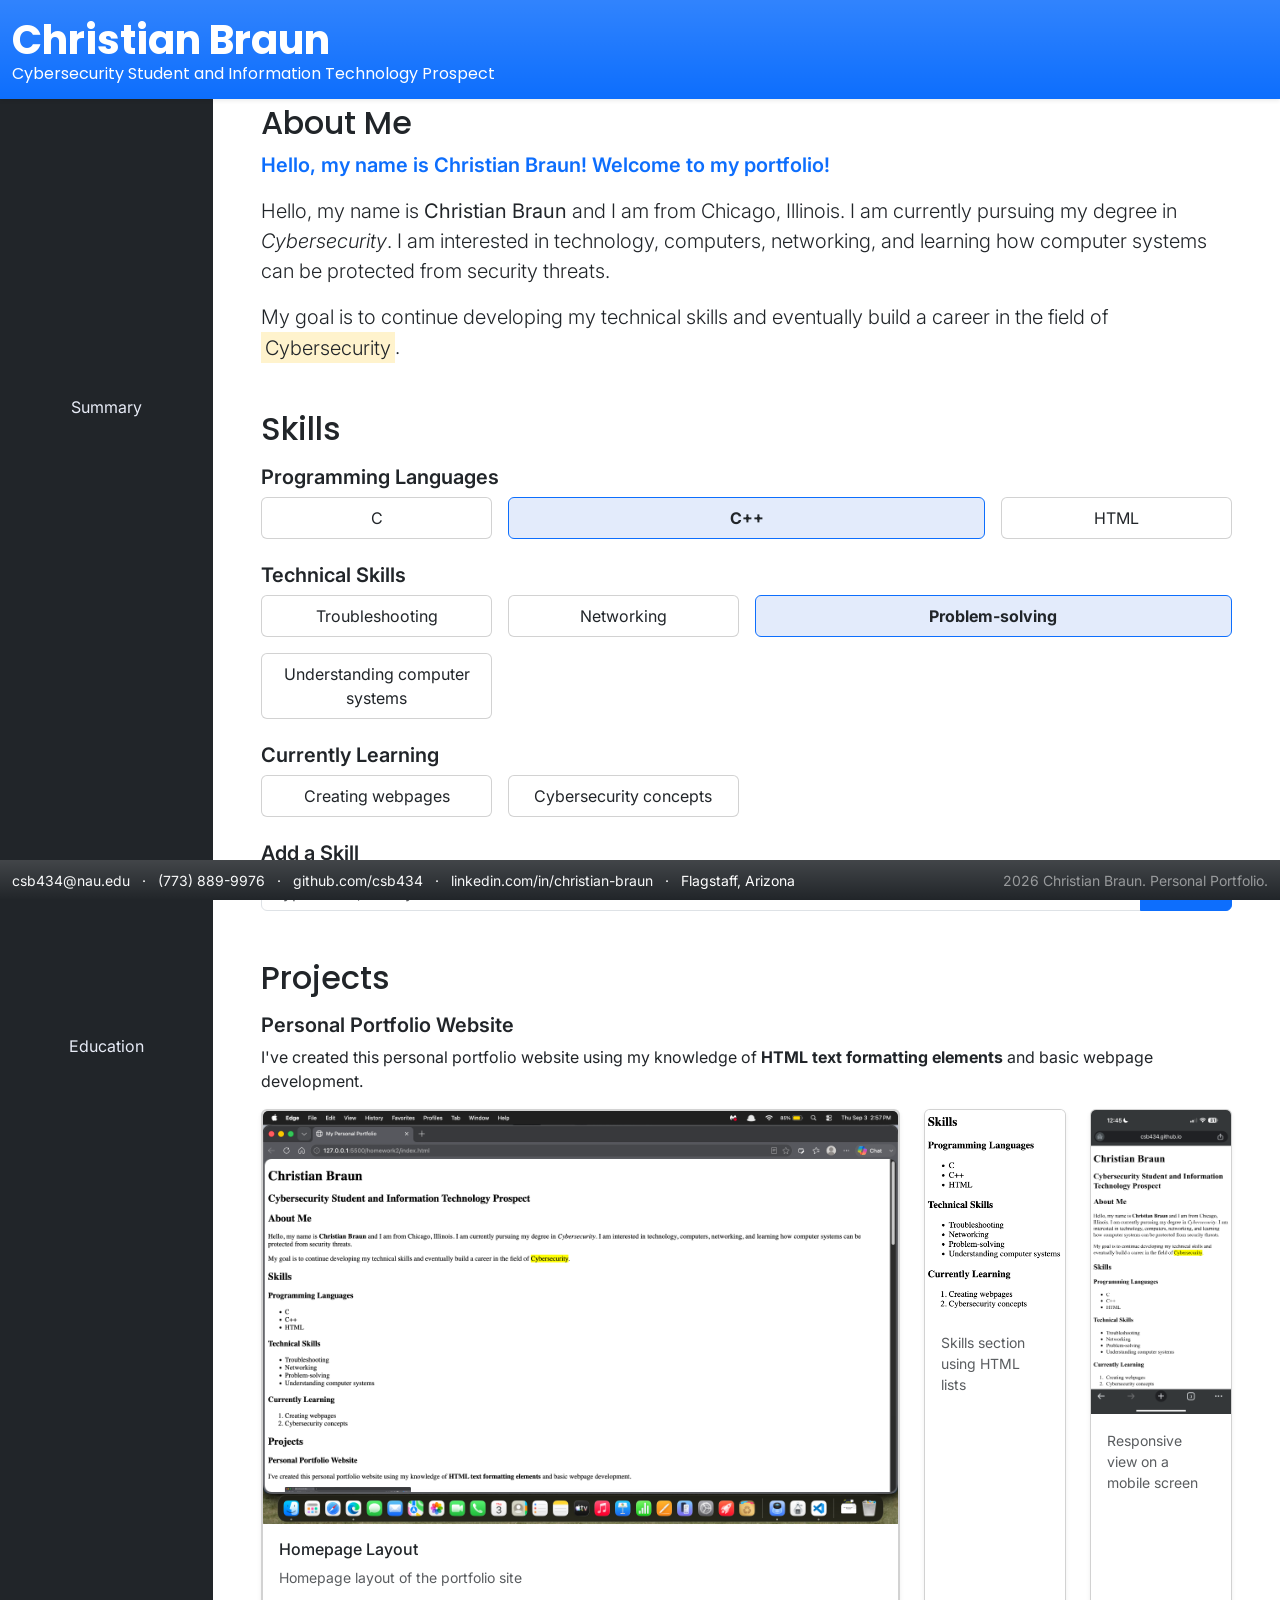
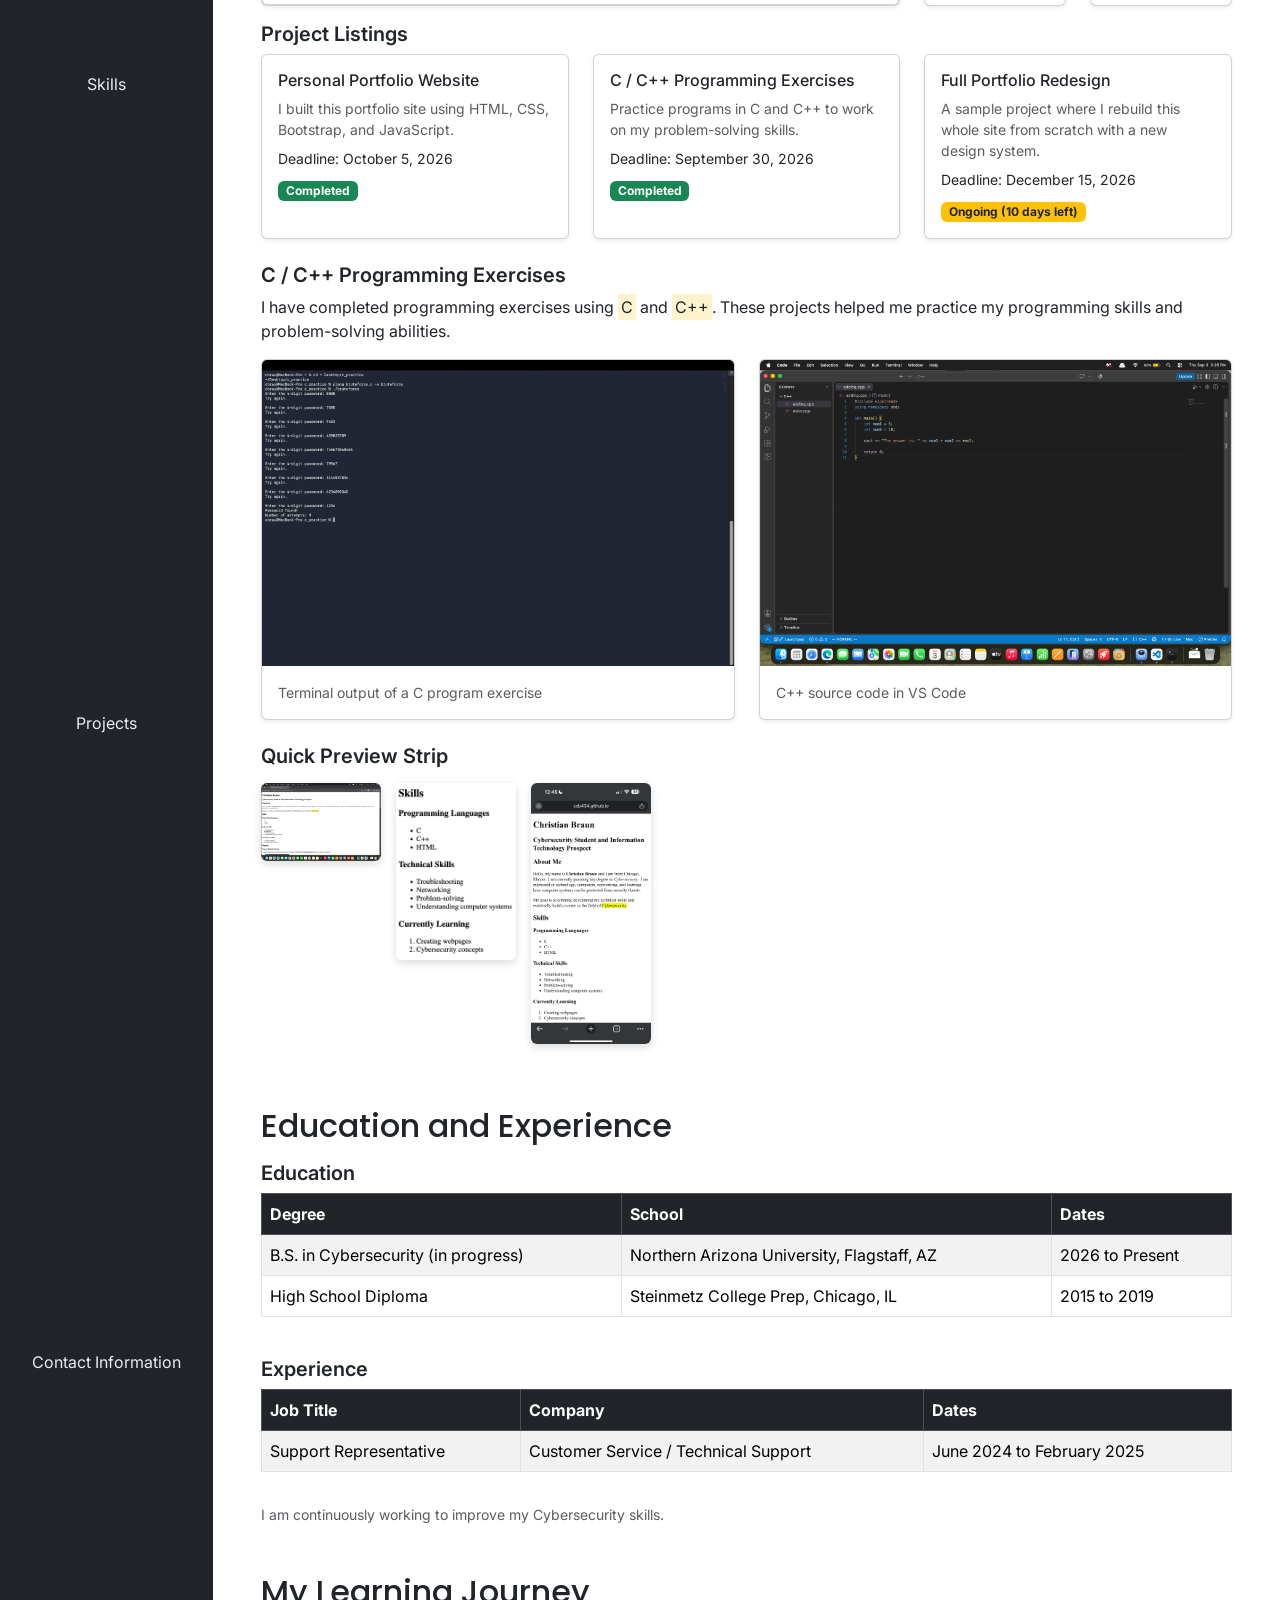
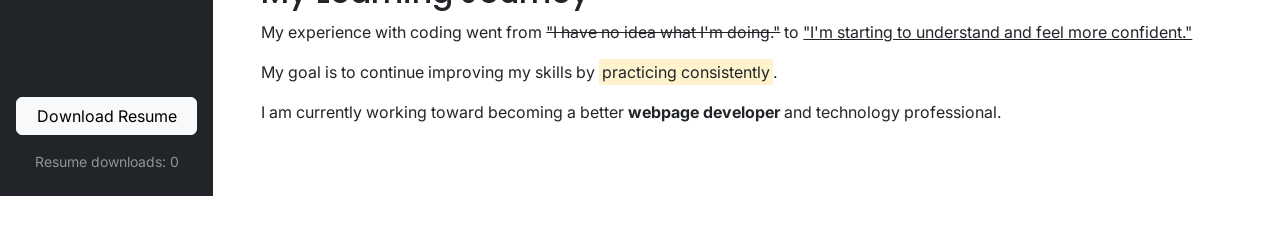
<file: homework8/index.html>
<!DOCTYPE html>
<html lang="en">
<head>

    <!-- Head stuff, just metadata the browser needs. -->

    <meta charset="UTF-8">
    <meta name="viewport" content="width=device-width, initial-scale=1.0">

    <title>My Personal Portfolio</title>

    <!-- Google Fonts for this assignment. I'm using Poppins for my headings since it's a little bolder and more "header looking," and Inter for all my body text since it's easier to read in smaller sizes. -->
    <link rel="preconnect" href="https://fonts.googleapis.com">
    <link rel="preconnect" href="https://fonts.gstatic.com" crossorigin>
    <link href="https://fonts.googleapis.com/css2?family=Poppins:wght@600;700&family=Inter:wght@400;500;600&display=swap" rel="stylesheet">

    <!-- This is the actual Bootstrap framework, linked straight from their CDN. This is what gives me the grid system, the navbar, cards, tables, and buttons I'm using all over this page now. -->
    <link href="https://cdn.jsdelivr.net/npm/bootstrap@5.3.3/dist/css/bootstrap.min.css" rel="stylesheet">

    <!-- My own stylesheet goes after Bootstrap so it can override a few things, like my fonts and some hover effects Bootstrap doesn't really do on its own. -->
    <link rel="stylesheet" href="style.css">

</head>

<body>

<!-- This is my header. I used Bootstrap's fixed-top class to pin it to the top of the screen, and bg-gradient on top of bg-primary gives it that subtle gradient look Bootstrap has built in. I used container-fluid and row here like the assignment asked, just to structure it the Bootstrap way instead of plain divs. -->

<header class="site-header bg-primary bg-gradient text-white fixed-top shadow-sm py-3">
    <div class="container-fluid">
        <div class="row align-items-center">
            <div class="col">
                <h1 class="font-header display-6 fw-bold mb-0">Christian Braun</h1>
                <h2 class="font-header fs-6 fw-normal mb-0">Cybersecurity Student and Information Technology Prospect</h2>
            </div>
        </div>
    </div>
</header>

<div class="container-fluid">
    <div class="row">

        <!-- This is my sidebar, but now it's built with Bootstrap's actual navbar component instead of just a plain Flexbox div like before. I kept it vertical using flex-column, and each nav-item has flex-fill so they still spread out evenly like they did last time. Clicking a link still just jumps down to that section. -->

        <nav class="col-12 col-md-3 col-lg-2 bg-dark navbar navbar-dark flex-column align-items-stretch sidebar px-0">
            <ul class="navbar-nav flex-column flex-grow-1 w-100">
                <li class="nav-item flex-fill d-flex"><a class="nav-link text-center flex-grow-1 d-flex align-items-center justify-content-center" href="#about">Summary</a></li>
                <li class="nav-item flex-fill d-flex"><a class="nav-link text-center flex-grow-1 d-flex align-items-center justify-content-center" href="#education">Education</a></li>
                <li class="nav-item flex-fill d-flex"><a class="nav-link text-center flex-grow-1 d-flex align-items-center justify-content-center" href="#skills">Skills</a></li>
                <li class="nav-item flex-fill d-flex"><a class="nav-link text-center flex-grow-1 d-flex align-items-center justify-content-center" href="#projects">Projects</a></li>
                <li class="nav-item flex-fill d-flex"><a class="nav-link text-center flex-grow-1 d-flex align-items-center justify-content-center" href="#contact">Contact Information</a></li>
            </ul>

            <!-- This is my resume button, now using Bootstrap's actual btn component (btn and btn-light) instead of me styling a link by hand. I still added a tiny bit of custom hover glow in my own CSS since Bootstrap's default hover is pretty subtle. It also has an id now so app.js can grab it and listen for clicks. -->
            <a href="christian_braun_resume.pdf" download id="resume-download-btn" class="btn btn-light resume-btn m-3">Download Resume</a>

            <!-- This little line shows how many times the resume has been downloaded. It starts at 0 and app.js updates the number every time the button gets clicked. -->
            <p class="text-white-50 small text-center mb-3">Resume downloads: <span id="download-count">0</span></p>
        </nav>

        <!-- This is my main content area. I wrapped it in a Bootstrap column (col-md-9 col-lg-10) so it automatically resizes next to the sidebar, and every section inside uses Bootstrap's row and col classes to lay things out instead of my old custom Grid and Flexbox rules. -->

        <main class="col-12 col-md-9 col-lg-10 main-content py-4 px-4 px-md-5">

            <!-- About Me section. Using Bootstrap's "lead" class on the paragraphs just makes the text a little bigger and lighter weight, which Bootstrap's typography utilities are built for. -->

            <section id="about" class="mb-5">

                <h2 class="font-header">About Me</h2>

                <!-- This paragraph starts out empty. app.js fills it in with a greeting as soon as the page loads, using a function called showGreeting() that builds the message out of my name. -->
                <p id="dynamic-greeting" class="fs-5 fw-semibold text-primary"></p>

                <p class="lead">
                    Hello, my name is <strong>Christian Braun</strong> and I am from Chicago, Illinois. I am currently
                    pursuing my degree in <em>Cybersecurity</em>.
                    I am interested in technology, computers, networking, and learning
                    how computer systems can be protected from security threats.
                </p>

                <p class="lead">
                    My goal is to continue developing my technical skills and eventually
                    build a career in the field of <mark>Cybersecurity</mark>.
                </p>
            </section>


            <section id="skills" class="mb-5">

                <!-- For skills, I swapped my old list layout for Bootstrap Cards inside a row of columns. Each skill gets its own small card, and I made C++ and Problem-solving take up a wider column (col-md-6 instead of col-md-3) so they visually stand out as the ones I want people to notice first. -->

                <h2 class="font-header">Skills</h2>

                <h3 class="fs-5 fw-semibold mt-3">Programming Languages</h3>
                <div class="row g-3 mb-4">
                    <div class="col-6 col-sm-4 col-md-3">
                        <div class="card h-100 text-center skill-card">
                            <div class="card-body py-2"><p class="card-text mb-0">C</p></div>
                        </div>
                    </div>
                    <div class="col-12 col-sm-4 col-md-6">
                        <div class="card h-100 text-center border-primary skill-card featured-skill-card">
                            <div class="card-body py-2"><p class="card-text fw-bold mb-0">C++</p></div>
                        </div>
                    </div>
                    <div class="col-6 col-sm-4 col-md-3">
                        <div class="card h-100 text-center skill-card">
                            <div class="card-body py-2"><p class="card-text mb-0">HTML</p></div>
                        </div>
                    </div>
                </div>

                <h3 class="fs-5 fw-semibold mt-3">Technical Skills</h3>
                <div class="row g-3 mb-4">
                    <div class="col-6 col-sm-4 col-md-3">
                        <div class="card h-100 text-center skill-card">
                            <div class="card-body py-2"><p class="card-text mb-0">Troubleshooting</p></div>
                        </div>
                    </div>
                    <div class="col-6 col-sm-4 col-md-3">
                        <div class="card h-100 text-center skill-card">
                            <div class="card-body py-2"><p class="card-text mb-0">Networking</p></div>
                        </div>
                    </div>
                    <div class="col-12 col-sm-8 col-md-6">
                        <div class="card h-100 text-center border-primary skill-card featured-skill-card">
                            <div class="card-body py-2"><p class="card-text fw-bold mb-0">Problem-solving</p></div>
                        </div>
                    </div>
                    <div class="col-12 col-sm-4 col-md-3">
                        <div class="card h-100 text-center skill-card">
                            <div class="card-body py-2"><p class="card-text mb-0">Understanding computer systems</p></div>
                        </div>
                    </div>
                </div>

                <h3 class="fs-5 fw-semibold mt-3">Currently Learning</h3>
                <div class="row g-3 mb-2">
                    <div class="col-6 col-sm-4 col-md-3">
                        <div class="card h-100 text-center skill-card">
                            <div class="card-body py-2"><p class="card-text mb-0">Creating webpages</p></div>
                        </div>
                    </div>
                    <div class="col-6 col-sm-4 col-md-3">
                        <div class="card h-100 text-center skill-card">
                            <div class="card-body py-2"><p class="card-text mb-0">Cybersecurity concepts</p></div>
                        </div>
                    </div>
                </div>

                <!-- This is the form where someone can type in a new skill and add it to my list. I used Bootstrap's input-group so the text box and the button sit together on one line. The form has an id so app.js can listen for it being submitted. -->

                <h3 class="fs-5 fw-semibold mt-4">Add a Skill</h3>
                <form id="skill-form" class="mb-2">
                    <div class="input-group">
                        <input type="text" id="skill-input" class="form-control" placeholder="Type a skill, like Python" aria-label="New skill">
                        <button type="submit" class="btn btn-primary">Add Skill</button>
                    </div>
                </form>

                <!-- This small line is for messages, like telling the person if they tried to add an empty skill. -->
                <p id="skill-message" class="small text-danger mb-3"></p>

                <!-- Any skills that get added show up here as cards, using the same card style as the rest of my skills. This starts out empty and app.js fills it in. -->
                <div class="row g-3 mb-2" id="added-skills"></div>

            </section>


            <section id="projects" class="mb-5">

                <h2 class="font-header">Projects</h2>

                <h3 class="fs-5 fw-semibold mt-3">Personal Portfolio Website</h3>

                <p>
                    I've created this personal portfolio website using my knowledge of <strong>HTML text formatting elements</strong> and basic webpage development.
                </p>

                <!-- These project screenshots are Bootstrap Cards now too, with card-img-top for the image and card-body for the caption. My homepage screenshot gets a wider column (col-md-8) than the other two, which is basically the Bootstrap way of doing what I did with Grid spanning before. -->

                <div class="row g-4 mb-3">
                    <div class="col-12 col-md-8">
                        <div class="card h-100 shadow-sm project-card featured-project-card">
                            <img src="portfolio_screenshot.png" class="card-img-top" alt="Screenshot of the portfolio homepage">
                            <div class="card-body">
                                <h5 class="card-title fs-6">Homepage Layout</h5>
                                <p class="card-text small text-muted mb-0">Homepage layout of the portfolio site</p>
                            </div>
                        </div>
                    </div>
                    <div class="col-6 col-md-2">
                        <div class="card h-100 shadow-sm project-card">
                            <img src="skills_section.png" class="card-img-top" alt="Screenshot of the portfolio skills section">
                            <div class="card-body">
                                <p class="card-text small text-muted mb-0">Skills section using HTML lists</p>
                            </div>
                        </div>
                    </div>
                    <div class="col-6 col-md-2">
                        <div class="card h-100 shadow-sm project-card">
                            <img src="phone_screenshot.png" class="card-img-top" alt="Screenshot of the portfolio in a mobile browser">
                            <div class="card-body">
                                <p class="card-text small text-muted mb-0">Responsive view on a mobile screen</p>
                            </div>
                        </div>
                    </div>
                </div>

                <!-- These project cards aren't typed out here anymore. app.js loops through my project arrays and builds a card for each one, with the title, description, deadline, and a status that says Ongoing or Completed depending on today's date. This div starts out empty. -->

                <h3 class="fs-5 fw-semibold mt-3">Project Listings</h3>
                <div class="row g-4 mb-4" id="project-listings"></div>

                <h3 class="fs-5 fw-semibold mt-3">C / C++ Programming Exercises</h3>

                <p>
                    I have completed programming exercises using <mark>C</mark> and
                    <mark>C++</mark>. These projects helped me practice my programming skills and problem-solving abilities.
                </p>

                <div class="row g-4 mb-4">
                    <div class="col-6">
                        <div class="card h-100 shadow-sm project-card">
                            <img src="bruteforce_c_screenshot.png" class="card-img-top" alt="Screenshot of C program output in the terminal">
                            <div class="card-body">
                                <p class="card-text small text-muted mb-0">Terminal output of a C program exercise</p>
                            </div>
                        </div>
                    </div>
                    <div class="col-6">
                        <div class="card h-100 shadow-sm project-card">
                            <img src="cpp_source_code.png" class="card-img-top" alt="Screenshot of C++ source code in an editor">
                            <div class="card-body">
                                <p class="card-text small text-muted mb-0">C++ source code in VS Code</p>
                            </div>
                        </div>
                    </div>
                </div>

                <!-- This is the same float gallery I built a couple assignments ago, I just left it in since it still shows I know how float works, separate from everything Bootstrap is doing. -->

                <h3 class="fs-5 fw-semibold mt-3">Quick Preview Strip</h3>
                <div class="float-gallery">
                    <img src="portfolio_screenshot.png" alt="Preview thumbnail of the portfolio homepage" class="float-img">
                    <img src="skills_section.png" alt="Preview thumbnail of the skills section" class="float-img">
                    <img src="phone_screenshot.png" alt="Preview thumbnail of the mobile view" class="float-img">
                </div>

            </section>

            <!-- Education and Experience. I don't type these tables out in the HTML anymore. app.js builds both of them with JavaScript (createElement and appendChild) and drops them into the two empty divs below. The Bootstrap table classes get added by the script too, so they still look the same as before. -->

            <section id="education" class="mb-5">

                <h2 class="font-header">Education and Experience</h2>

                <h3 class="fs-5 fw-semibold mt-3">Education</h3>
                <div class="table-responsive" id="education-table-container"></div>

                <h3 class="fs-5 fw-semibold mt-4">Experience</h3>
                <div class="table-responsive" id="experience-table-container"></div>

                <p class="text-muted small mt-3">
                    I am continuously working to improve my Cybersecurity skills.
                </p>

            </section>

            <section class="mb-5">

                <h2 class="font-header">My Learning Journey</h2>

                <p>
                    My experience with coding went from
                    <del>"I have no idea what I'm doing."</del>
                    to <ins>"I'm starting to understand and feel more confident."</ins>
                </p>

                <p>
                    My goal is to continue improving my skills by
                    <mark>practicing consistently</mark>.
                </p>

                <p>
                    I am currently working toward becoming a better
                    <strong>webpage developer</strong> and technology professional.
                </p>

            </section>

        </main>

    </div>
</div>

<!-- This is my footer. Same deal as the header, fixed-bottom pins it to the bottom of the screen, and bg-gradient on bg-dark gives it that same subtle gradient look. I used container-fluid and row here too so it stays structured the Bootstrap way. -->

<footer id="contact" class="site-footer bg-dark bg-gradient text-white fixed-bottom py-2">
    <div class="container-fluid">
        <div class="row align-items-center gy-1">
            <div class="col-12 col-lg-auto">
                <ul class="list-inline mb-0 small">
                    <li class="list-inline-item"><a class="link-light text-decoration-none" href="mailto:csb434@nau.edu">csb434@nau.edu</a></li>
                    <li class="list-inline-item">&middot;</li>
                    <li class="list-inline-item"><a class="link-light text-decoration-none" href="tel:+7738899976">(773) 889-9976</a></li>
                    <li class="list-inline-item">&middot;</li>
                    <li class="list-inline-item"><a class="link-light text-decoration-none" href="https://github.com/csb434" target="_blank" rel="noopener">github.com/csb434</a></li>
                    <li class="list-inline-item">&middot;</li>
                    <li class="list-inline-item"><a class="link-light text-decoration-none" href="https://www.linkedin.com/in/christian-b-598aa3433" target="_blank" rel="noopener">linkedin.com/in/christian-braun</a></li>
                    <li class="list-inline-item">&middot;</li>
                    <li class="list-inline-item">Flagstaff, Arizona</li>
                </ul>
            </div>
            <div class="col-12 col-lg-auto ms-lg-auto">
                <small class="text-white-50">2026 Christian Braun. Personal Portfolio.</small>
            </div>
        </div>
    </div>
</footer>

<!-- Bootstrap's JS bundle, this is what powers any of its interactive components if I end up using something like the collapsible navbar toggler or a modal down the road. -->
<script src="https://cdn.jsdelivr.net/npm/bootstrap@5.3.3/dist/js/bootstrap.bundle.min.js"></script>

<!-- This is my own JavaScript file for this assignment. I put it last, right before the closing body tag, so the HTML elements it's grabbing (like the greeting paragraph and the resume button) already exist on the page by the time this script runs. -->
<script src="app.js"></script>

</body>
</html>
</file>
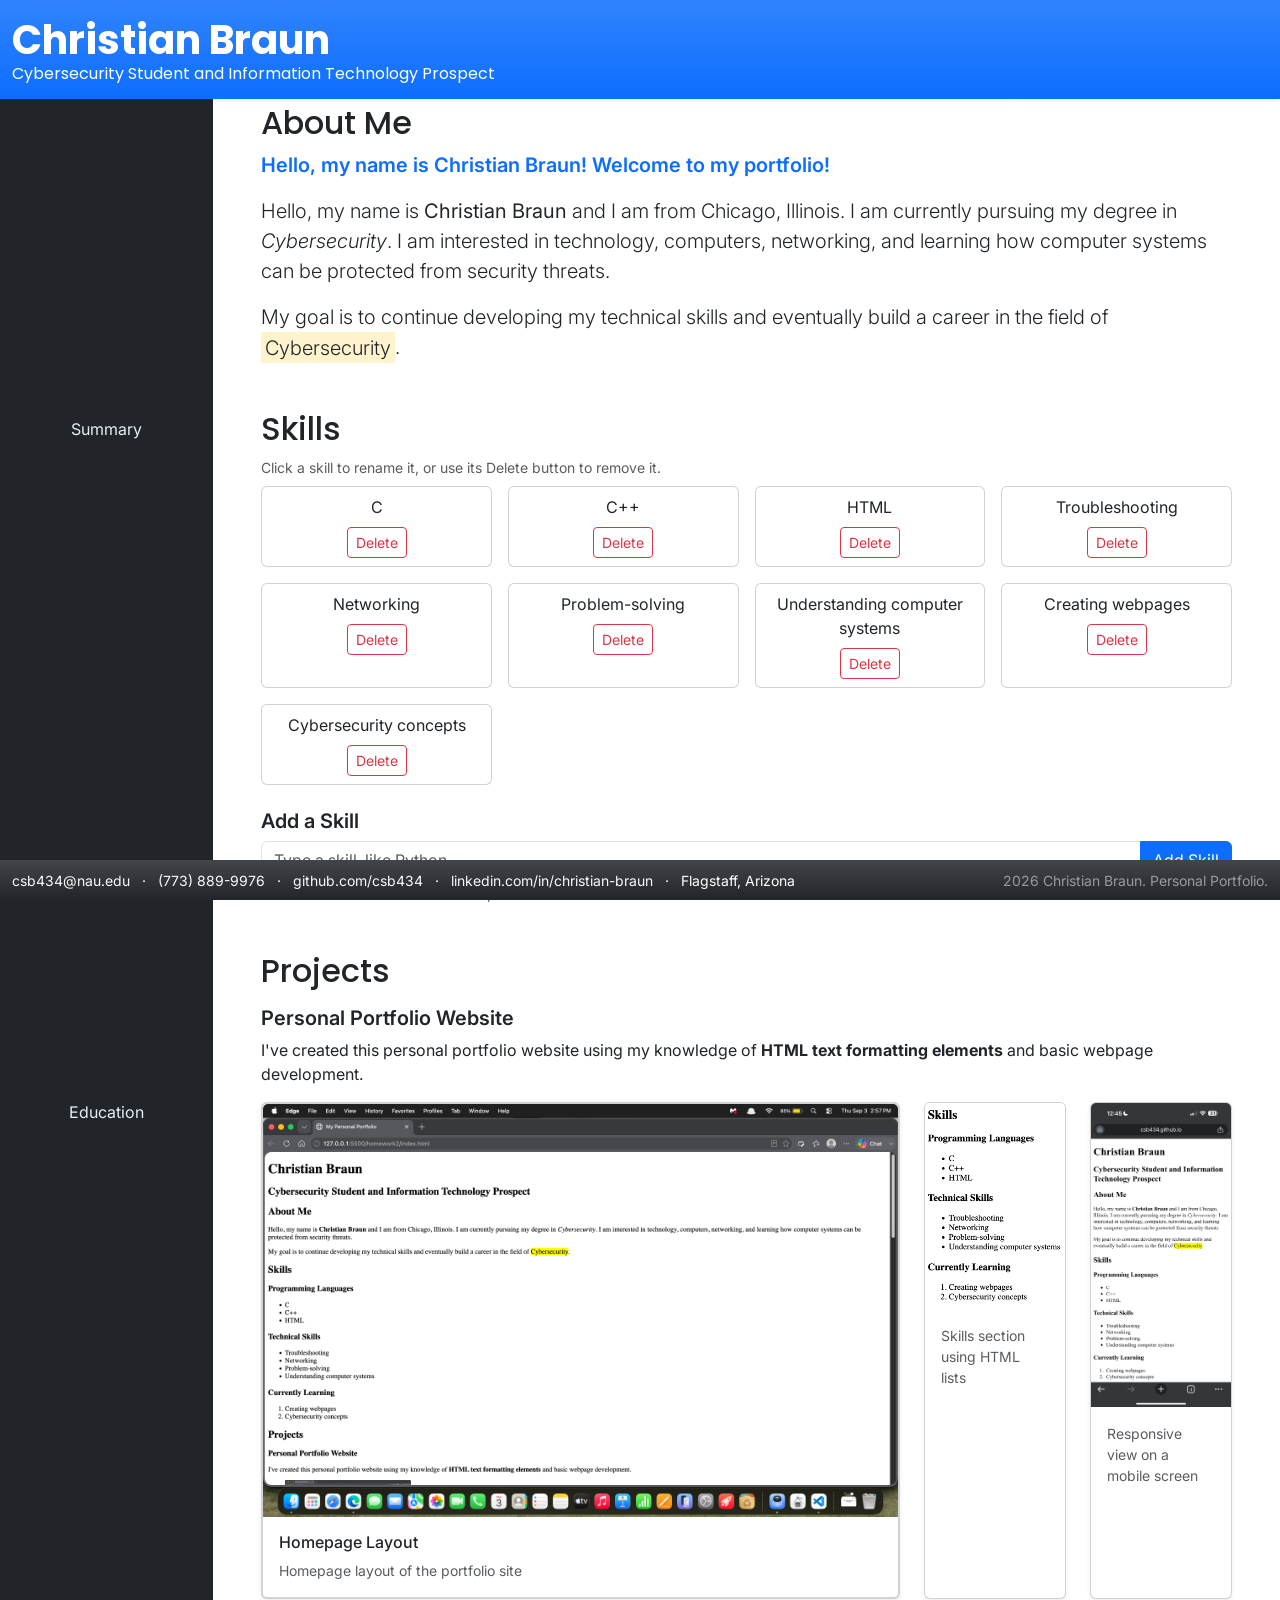
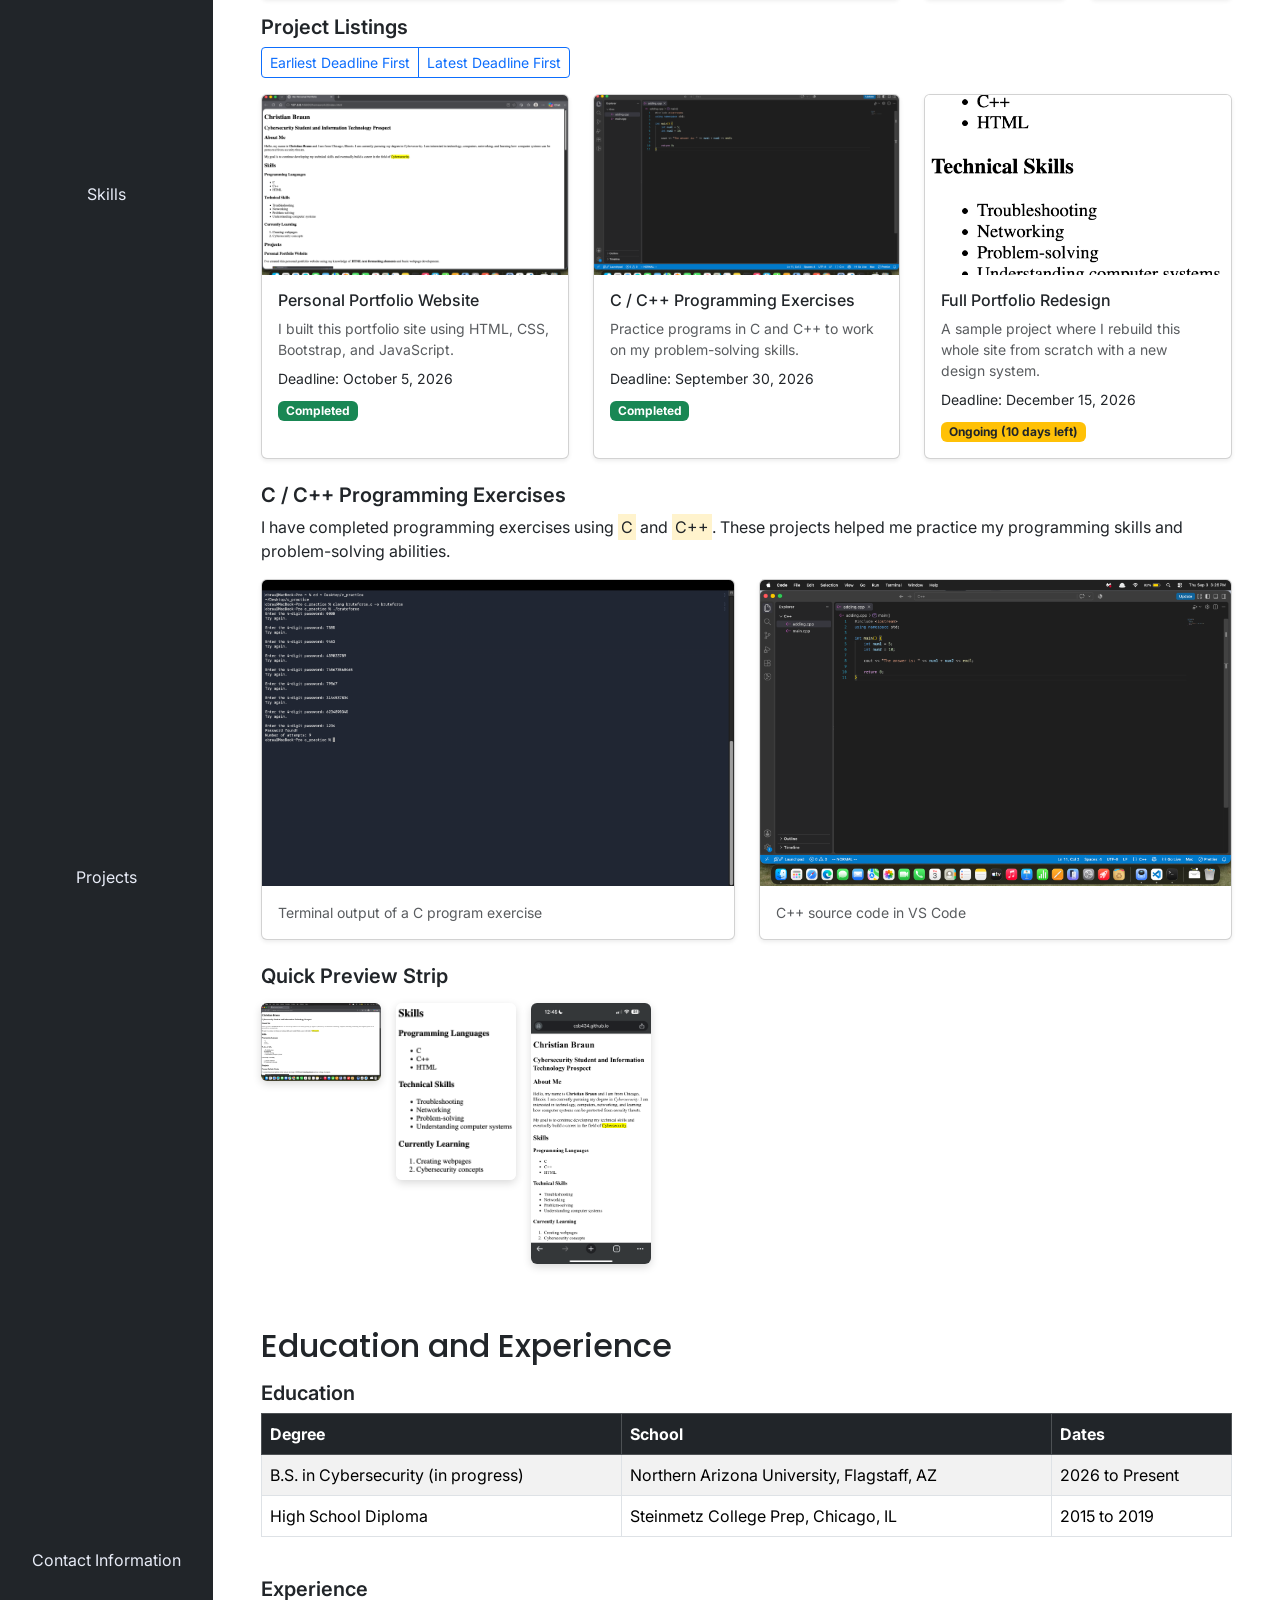
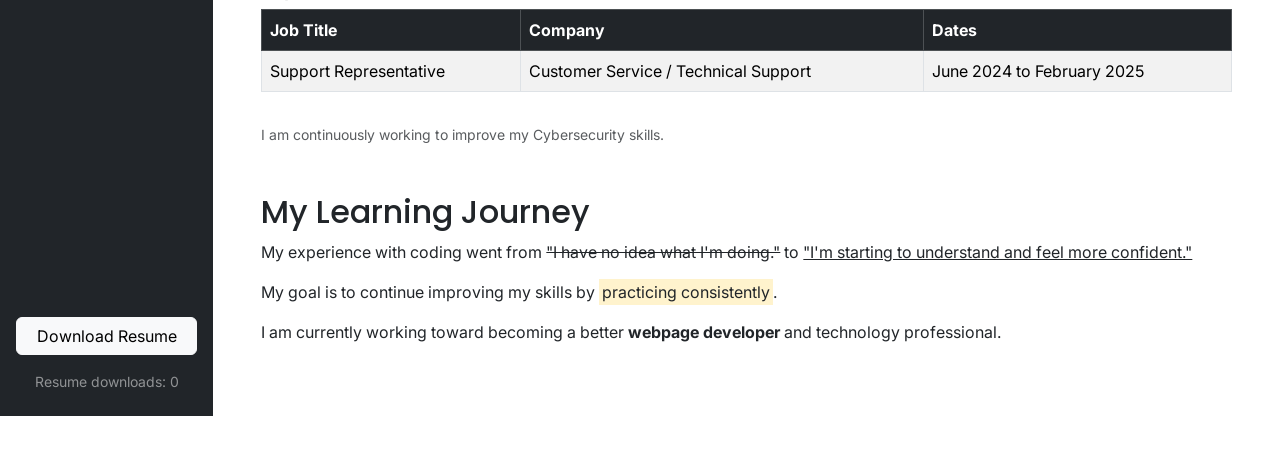
<file: homework9/index.html>
<!DOCTYPE html>
<html lang="en">
<head>

    <!-- Head stuff, just metadata the browser needs. -->

    <meta charset="UTF-8">
    <meta name="viewport" content="width=device-width, initial-scale=1.0">

    <title>My Personal Portfolio</title>

    <!-- Google Fonts for this assignment. I'm using Poppins for my headings since it's a little bolder and more "header looking," and Inter for all my body text since it's easier to read in smaller sizes. -->
    <link rel="preconnect" href="https://fonts.googleapis.com">
    <link rel="preconnect" href="https://fonts.gstatic.com" crossorigin>
    <link href="https://fonts.googleapis.com/css2?family=Poppins:wght@600;700&family=Inter:wght@400;500;600&display=swap" rel="stylesheet">

    <!-- This is the actual Bootstrap framework, linked straight from their CDN. This is what gives me the grid system, the navbar, cards, tables, and buttons I'm using all over this page now. -->
    <link href="https://cdn.jsdelivr.net/npm/bootstrap@5.3.3/dist/css/bootstrap.min.css" rel="stylesheet">

    <!-- My own stylesheet goes after Bootstrap so it can override a few things, like my fonts and some hover effects Bootstrap doesn't really do on its own. -->
    <link rel="stylesheet" href="style.css">

</head>

<body>

<!-- This is my header. I used Bootstrap's fixed-top class to pin it to the top of the screen, and bg-gradient on top of bg-primary gives it that subtle gradient look Bootstrap has built in. I used container-fluid and row here like the assignment asked, just to structure it the Bootstrap way instead of plain divs. -->

<header class="site-header bg-primary bg-gradient text-white fixed-top shadow-sm py-3">
    <div class="container-fluid">
        <div class="row align-items-center">
            <div class="col">
                <h1 class="font-header display-6 fw-bold mb-0">Christian Braun</h1>
                <h2 class="font-header fs-6 fw-normal mb-0">Cybersecurity Student and Information Technology Prospect</h2>
            </div>
        </div>
    </div>
</header>

<div class="container-fluid">
    <div class="row">

        <!-- This is my sidebar, built with Bootstrap's navbar component like last time. The list of links is empty on purpose now. In app.js I keep my menu items in an array, and jQuery builds each link and puts it in this list when the page loads. Clicking a link scrolls down to that section with a smooth animation. -->

        <nav class="col-12 col-md-3 col-lg-2 bg-dark navbar navbar-dark flex-column align-items-stretch sidebar px-0">
            <ul class="navbar-nav flex-column flex-grow-1 w-100" id="nav-list"></ul>

            <!-- This is my resume button, now using Bootstrap's actual btn component (btn and btn-light) instead of me styling a link by hand. I still added a tiny bit of custom hover glow in my own CSS since Bootstrap's default hover is pretty subtle. It also has an id now so app.js can grab it and listen for clicks. -->
            <a href="christian_braun_resume.pdf" download id="resume-download-btn" class="btn btn-light resume-btn m-3">Download Resume</a>

            <!-- This little line shows how many times the resume has been downloaded. It starts at 0 and app.js updates the number every time the button gets clicked. -->
            <p class="text-white-50 small text-center mb-3">Resume downloads: <span id="download-count">0</span></p>
        </nav>

        <!-- This is my main content area. I wrapped it in a Bootstrap column (col-md-9 col-lg-10) so it automatically resizes next to the sidebar, and every section inside uses Bootstrap's row and col classes to lay things out instead of my old custom Grid and Flexbox rules. -->

        <main class="col-12 col-md-9 col-lg-10 main-content py-4 px-4 px-md-5">

            <!-- About Me section. Using Bootstrap's "lead" class on the paragraphs just makes the text a little bigger and lighter weight, which Bootstrap's typography utilities are built for. -->

            <section id="about" class="mb-5">

                <h2 class="font-header">About Me</h2>

                <!-- This paragraph starts out empty. app.js fills it in with a greeting as soon as the page loads, using a function called showGreeting() that builds the message out of my name. -->
                <p id="dynamic-greeting" class="fs-5 fw-semibold text-primary"></p>

                <p class="lead">
                    Hello, my name is <strong>Christian Braun</strong> and I am from Chicago, Illinois. I am currently
                    pursuing my degree in <em>Cybersecurity</em>.
                    I am interested in technology, computers, networking, and learning
                    how computer systems can be protected from security threats.
                </p>

                <p class="lead">
                    My goal is to continue developing my technical skills and eventually
                    build a career in the field of <mark>Cybersecurity</mark>.
                </p>
            </section>


            <section id="skills" class="mb-5">

                <!-- My skills aren't typed out in the HTML anymore. They live in an array in app.js, and jQuery builds a card for each one and drops it into the empty row below. That way when I add, rename, or delete a skill, the array and the page both update right away. -->

                <h2 class="font-header">Skills</h2>

                <p class="small text-muted mb-2">Click a skill to rename it, or use its Delete button to remove it.</p>

                <div class="row g-3 mb-4" id="skills-list"></div>

                <!-- This is the form for adding a new skill. I used Bootstrap's input-group so the text box and the button sit together on one line. I capped it at 30 characters so nobody can type in a giant skill that breaks the cards. -->

                <h3 class="fs-5 fw-semibold mt-4">Add a Skill</h3>
                <form id="skill-form" class="mb-2">
                    <div class="input-group">
                        <input type="text" id="skill-input" class="form-control" placeholder="Type a skill, like Python" aria-label="New skill" maxlength="30" autocomplete="off">
                        <button type="submit" class="btn btn-primary">Add Skill</button>
                    </div>
                    <div class="form-text">Press Enter to add the skill or Escape to clear the box.</div>
                </form>

                <!-- This small line is for messages, like telling the person if a skill is empty or already on my list. -->
                <p id="skill-message" class="small text-danger mb-3"></p>

            </section>


            <section id="projects" class="mb-5">

                <h2 class="font-header">Projects</h2>

                <h3 class="fs-5 fw-semibold mt-3">Personal Portfolio Website</h3>

                <p>
                    I've created this personal portfolio website using my knowledge of <strong>HTML text formatting elements</strong> and basic webpage development.
                </p>

                <!-- These project screenshots are Bootstrap Cards now too, with card-img-top for the image and card-body for the caption. My homepage screenshot gets a wider column (col-md-8) than the other two, which is basically the Bootstrap way of doing what I did with Grid spanning before. -->

                <div class="row g-4 mb-3">
                    <div class="col-12 col-md-8">
                        <div class="card h-100 shadow-sm project-card featured-project-card">
                            <img src="portfolio_screenshot.png" class="card-img-top" alt="Screenshot of the portfolio homepage">
                            <div class="card-body">
                                <h5 class="card-title fs-6">Homepage Layout</h5>
                                <p class="card-text small text-muted mb-0">Homepage layout of the portfolio site</p>
                            </div>
                        </div>
                    </div>
                    <div class="col-6 col-md-2">
                        <div class="card h-100 shadow-sm project-card">
                            <img src="skills_section.png" class="card-img-top" alt="Screenshot of the portfolio skills section">
                            <div class="card-body">
                                <p class="card-text small text-muted mb-0">Skills section using HTML lists</p>
                            </div>
                        </div>
                    </div>
                    <div class="col-6 col-md-2">
                        <div class="card h-100 shadow-sm project-card">
                            <img src="phone_screenshot.png" class="card-img-top" alt="Screenshot of the portfolio in a mobile browser">
                            <div class="card-body">
                                <p class="card-text small text-muted mb-0">Responsive view on a mobile screen</p>
                            </div>
                        </div>
                    </div>
                </div>

                <!-- These project cards aren't typed out here anymore. app.js keeps my projects in an array of objects (title, description, deadline, and image), and jQuery loops through it and builds a card for each one. The two buttons below sort that array by deadline and then redraw the cards. -->

                <h3 class="fs-5 fw-semibold mt-3">Project Listings</h3>

                <div class="btn-group btn-group-sm mb-3" role="group" aria-label="Sort projects by deadline">
                    <button type="button" id="sort-earliest" class="btn btn-outline-primary">Earliest Deadline First</button>
                    <button type="button" id="sort-latest" class="btn btn-outline-primary">Latest Deadline First</button>
                </div>

                <div class="row g-4 mb-4" id="project-listings"></div>

                <h3 class="fs-5 fw-semibold mt-3">C / C++ Programming Exercises</h3>

                <p>
                    I have completed programming exercises using <mark>C</mark> and
                    <mark>C++</mark>. These projects helped me practice my programming skills and problem-solving abilities.
                </p>

                <div class="row g-4 mb-4">
                    <div class="col-6">
                        <div class="card h-100 shadow-sm project-card">
                            <img src="bruteforce_c_screenshot.png" class="card-img-top" alt="Screenshot of C program output in the terminal">
                            <div class="card-body">
                                <p class="card-text small text-muted mb-0">Terminal output of a C program exercise</p>
                            </div>
                        </div>
                    </div>
                    <div class="col-6">
                        <div class="card h-100 shadow-sm project-card">
                            <img src="cpp_source_code.png" class="card-img-top" alt="Screenshot of C++ source code in an editor">
                            <div class="card-body">
                                <p class="card-text small text-muted mb-0">C++ source code in VS Code</p>
                            </div>
                        </div>
                    </div>
                </div>

                <!-- This is the same float gallery I built a couple assignments ago, I just left it in since it still shows I know how float works, separate from everything Bootstrap is doing. -->

                <h3 class="fs-5 fw-semibold mt-3">Quick Preview Strip</h3>
                <div class="float-gallery">
                    <img src="portfolio_screenshot.png" alt="Preview thumbnail of the portfolio homepage" class="float-img">
                    <img src="skills_section.png" alt="Preview thumbnail of the skills section" class="float-img">
                    <img src="phone_screenshot.png" alt="Preview thumbnail of the mobile view" class="float-img">
                </div>

            </section>

            <!-- Education and Experience. I don't type these tables out in the HTML anymore. app.js builds both of them with jQuery and drops them into the two empty divs below. The Bootstrap table classes get added by the script too, so they still look the same as before. -->

            <section id="education" class="mb-5">

                <h2 class="font-header">Education and Experience</h2>

                <h3 class="fs-5 fw-semibold mt-3">Education</h3>
                <div class="table-responsive" id="education-table-container"></div>

                <h3 class="fs-5 fw-semibold mt-4">Experience</h3>
                <div class="table-responsive" id="experience-table-container"></div>

                <p class="text-muted small mt-3">
                    I am continuously working to improve my Cybersecurity skills.
                </p>

            </section>

            <section class="mb-5">

                <h2 class="font-header">My Learning Journey</h2>

                <p>
                    My experience with coding went from
                    <del>"I have no idea what I'm doing."</del>
                    to <ins>"I'm starting to understand and feel more confident."</ins>
                </p>

                <p>
                    My goal is to continue improving my skills by
                    <mark>practicing consistently</mark>.
                </p>

                <p>
                    I am currently working toward becoming a better
                    <strong>webpage developer</strong> and technology professional.
                </p>

            </section>

        </main>

    </div>
</div>

<!-- This is my footer. Same deal as the header, fixed-bottom pins it to the bottom of the screen, and bg-gradient on bg-dark gives it that same subtle gradient look. I used container-fluid and row here too so it stays structured the Bootstrap way. -->

<footer id="contact" class="site-footer bg-dark bg-gradient text-white fixed-bottom py-2">
    <div class="container-fluid">
        <div class="row align-items-center gy-1">
            <div class="col-12 col-lg-auto">
                <ul class="list-inline mb-0 small">
                    <li class="list-inline-item"><a class="link-light text-decoration-none" href="mailto:csb434@nau.edu">csb434@nau.edu</a></li>
                    <li class="list-inline-item">&middot;</li>
                    <li class="list-inline-item"><a class="link-light text-decoration-none" href="tel:+7738899976">(773) 889-9976</a></li>
                    <li class="list-inline-item">&middot;</li>
                    <li class="list-inline-item"><a class="link-light text-decoration-none" href="https://github.com/csb434" target="_blank" rel="noopener">github.com/csb434</a></li>
                    <li class="list-inline-item">&middot;</li>
                    <li class="list-inline-item"><a class="link-light text-decoration-none" href="https://www.linkedin.com/in/christian-b-598aa3433" target="_blank" rel="noopener">linkedin.com/in/christian-braun</a></li>
                    <li class="list-inline-item">&middot;</li>
                    <li class="list-inline-item">Flagstaff, Arizona</li>
                </ul>
            </div>
            <div class="col-12 col-lg-auto ms-lg-auto">
                <small class="text-white-50">2026 Christian Braun. Personal Portfolio.</small>
            </div>
        </div>
    </div>
</footer>

<!-- Bootstrap's JS bundle, this is what powers any of its interactive components if I end up using something like the collapsible navbar toggler or a modal down the road. -->
<script src="https://cdn.jsdelivr.net/npm/bootstrap@5.3.3/dist/js/bootstrap.bundle.min.js"></script>

<!-- This is jQuery for this assignment. It has to come before my own app.js because app.js uses the $ sign, and that only works if jQuery is already loaded by then. -->
<script src="https://ajax.googleapis.com/ajax/libs/jquery/3.7.1/jquery.min.js"></script>

<!-- This is my own JavaScript file. I put it last, right before the closing body tag, so the HTML elements it grabs (like the skills list and the resume button) already exist on the page by the time it runs. -->
<script src="app.js"></script>

</body>
</html>
</file>
<file: homework3/style.css>
/* ==========================================================================
   Global resets
   I'm zeroing out default margin/padding and using border-box everywhere so
   my Grid and Flexbox measurements don't get thrown off by browser defaults.
   ========================================================================== */

* {
    box-sizing: border-box;
    margin: 0;
    padding: 0;
}

body {
    font-family: Arial, Helvetica, sans-serif;
    color: #222;
    background-color: #f4f4f4;
}

/* ==========================================================================
   Page layout - CSS Grid
   This is the main container from index.html. I'm using grid-template-areas
   to lay out four named regions: header, sidebar, main, and footer. Naming
   the areas like this makes it way easier to read than tracking row/column
   numbers.
   ========================================================================== */

.page {
    display: grid;
    grid-template-areas:
        "header header"
        "sidebar main"
        "footer footer";
    grid-template-columns: 220px 1fr;
    grid-template-rows: auto 1fr auto;
    min-height: 100vh;
}

.header {
    grid-area: header;
    background-color: #1b2a4a;
    color: #ffffff;
    padding: 20px 30px;
}

.header h2 {
    font-weight: normal;
    font-size: 1rem;
    margin-top: 5px;
    color: #cbd5f0;
}

/* ==========================================================================
   Sidebar - Flexbox
   The sidebar itself is a flex container arranged as a column so the nav
   list and the resume button stack vertically. justify-content pushes the
   resume button toward the bottom, and align-items keeps everything
   centered horizontally in the narrow sidebar.
   ========================================================================== */

.sidebar {
    grid-area: sidebar;
    background-color: #24344d;
    display: flex;
    flex-direction: column;
    justify-content: space-between;
    align-items: stretch;
    padding: 20px 15px;
    position: relative;
}

.nav-list {
    display: flex;
    flex-direction: column;
    align-items: stretch;
    gap: 12px;
    list-style: none;
}

.nav-list a {
    color: #e8ecf7;
    text-decoration: none;
    font-size: 0.95rem;
    padding: 8px 10px;
    border-radius: 4px;
    display: block;
}

.nav-list a:hover {
    background-color: #3b527a;
}

/* Resume download button - Step 7
   I used position: absolute here (relative to .sidebar, since the sidebar
   has position: relative above) so the button stays anchored near the
   bottom of the sidebar no matter how tall the nav list gets. */

.resume-btn {
    position: absolute;
    bottom: 20px;
    left: 15px;
    right: 15px;
    text-align: center;
    background-color: #4c8bf5;
    color: #ffffff;
    text-decoration: none;
    padding: 10px 12px;
    border-radius: 8px;
    font-size: 0.9rem;
    transition: background-color 0.2s ease-in-out, transform 0.2s ease-in-out;
}

.resume-btn:hover {
    background-color: #2f6ed6;
    transform: translateY(-2px);
}

/* ==========================================================================
   Main content column
   This is where all my sections live. I made it scroll on its own
   (overflow-y: auto) with a fixed height tied to the viewport, so the
   header and sidebar stay put while I scroll through the content - similar
   to how a lot of dashboard-style sites are laid out.
   ========================================================================== */

.main-content {
    grid-area: main;
    padding: 30px 40px;
    overflow-y: auto;
    max-height: 100vh;
}

.main-content section {
    margin-bottom: 40px;
}

/* Step 3: Styling the Summary and Education sections with basic selectors -
   font size, color, margin, and padding to make them easier to read. */

.summary-section h2,
.education-section h2 {
    color: #1b2a4a;
    font-size: 1.5rem;
    margin-bottom: 10px;
    padding-bottom: 5px;
    border-bottom: 2px solid #4c8bf5;
}

.summary-section p {
    font-size: 1rem;
    line-height: 1.6;
    color: #333;
    margin-bottom: 12px;
    padding: 5px 0;
}

.education-section table {
    width: 100%;
    border-collapse: collapse;
    margin-top: 10px;
}

.education-section th,
.education-section td {
    padding: 10px;
    text-align: left;
}

.education-section thead {
    background-color: #1b2a4a;
    color: #ffffff;
}

/* ==========================================================================
   Skills section - Flexbox
   Each skill list is its own flex container laid out as a row that wraps,
   so the skill "chips" flow naturally instead of overflowing off the page
   on smaller screens.
   ========================================================================== */

.skills-section h2 {
    color: #1b2a4a;
    font-size: 1.5rem;
    margin-bottom: 10px;
}

.skill-list {
    display: flex;
    flex-direction: row;
    flex-wrap: wrap;
    justify-content: flex-start;
    align-items: center;
    gap: 10px;
    list-style: none;
    margin-bottom: 20px;
}

.skill-list li {
    background-color: #e3ebfb;
    color: #1b2a4a;
    padding: 6px 14px;
    border-radius: 20px;
    font-size: 0.9rem;
}

/* ==========================================================================
   Projects section - Grid
   Each project's screenshots sit in their own grid container. Using
   auto-fit with minmax lets the number of columns adjust automatically
   based on how much space is available, so it stays responsive without
   media queries.
   ========================================================================== */

.projects-section h2 {
    color: #1b2a4a;
    font-size: 1.5rem;
    margin-bottom: 10px;
}

.project-grid {
    display: grid;
    grid-template-columns: repeat(auto-fit, minmax(220px, 1fr));
    grid-gap: 20px;
    margin: 15px 0 25px;
}

.project-grid figure {
    background-color: #ffffff;
    padding: 10px;
    border-radius: 6px;
    text-align: center;
    /* Bonus: box-shadow for a bit of depth on each project card */
    box-shadow: 0 4px 10px rgba(0, 0, 0, 0.15);
    transition: transform 0.2s ease-in-out, box-shadow 0.2s ease-in-out;
}

.project-grid figure:hover {
    transform: translateY(-4px);
    box-shadow: 0 8px 18px rgba(0, 0, 0, 0.2);
}

.project-grid img {
    max-width: 100%;
    height: auto;
    border-radius: 4px;
}

.project-grid figcaption {
    margin-top: 8px;
    font-size: 0.85rem;
    color: #555;
}

/* ==========================================================================
   Footer / Contact Information - Positioning
   The footer is the grid area at the bottom of the page. I gave the
   contact-info block position: relative with a small top/left offset just
   to demonstrate nudging an element out of normal flow, per Step 6.
   ========================================================================== */

.footer {
    grid-area: footer;
    background-color: #1b2a4a;
    color: #ffffff;
    padding: 25px 40px;
    position: relative;
}

.contact-info {
    position: relative;
    top: -5px;
    left: 5px;
}

.contact-info h2 {
    font-size: 1.3rem;
    margin-bottom: 10px;
}

.contact-info ul {
    list-style: none;
}

.contact-info li {
    margin-bottom: 6px;
    font-size: 0.9rem;
}

.contact-info a {
    color: #a9c2f7;
    text-decoration: none;
}

.contact-info a:hover {
    text-decoration: underline;
}

.watermark {
    position: absolute;
    bottom: 10px;
    right: 20px;
    font-size: 0.75rem;
    color: #9fb0d0;
}
</file>
<file: homework4/style.css>
/* ==========================================================================
   Global resets
   I'm zeroing out default margin/padding and using border-box everywhere so
   my Grid and Flexbox measurements don't get thrown off by browser defaults.
   ========================================================================== */

* {
    box-sizing: border-box;
    margin: 0;
    padding: 0;
}

body {
    font-family: Arial, Helvetica, sans-serif;
    color: #222;
    background-color: #f4f4f4;
}

/* ==========================================================================
   Page layout - CSS Grid
   This is the main container from index.html. I'm using grid-template-areas
   to lay out four named regions: header, sidebar, main, and footer. Naming
   the areas like this makes it way easier to read than tracking row/column
   numbers.
   ========================================================================== */

.page {
    display: grid;
    grid-template-areas:
        "header header"
        "sidebar main"
        "footer footer";
    grid-template-columns: 220px 1fr;
    grid-template-rows: auto auto auto;
    align-items: start;
    min-height: 100vh;
}

/* Step 3: Header positioning - I switched from the page just fixing the
   header in place via Grid to actually using position: sticky with top: 0.
   Now the whole page scrolls normally (I removed the separate scrolling
   column below), and the header stays anchored to the top of the viewport
   as I scroll down, instead of scrolling out of view. */

.header {
    grid-area: header;
    background-color: #1b2a4a;
    color: #ffffff;
    padding: 20px 30px;
    position: sticky;
    top: 0;
    z-index: 100;
}

.header h2 {
    font-weight: normal;
    font-size: 1rem;
    margin-top: 5px;
    color: #cbd5f0;
}

/* ==========================================================================
   Sidebar - Flexbox
   The sidebar itself is a flex container arranged as a column so the nav
   list and the resume button stack vertically. justify-content pushes the
   resume button toward the bottom, and align-items keeps everything
   centered horizontally in the narrow sidebar.
   ========================================================================== */

.sidebar {
    grid-area: sidebar;
    background-color: #24344d;
    display: flex;
    flex-direction: column;
    justify-content: space-between;
    align-items: stretch;
    padding: 20px 15px;
    position: relative;
}

.nav-list {
    display: flex;
    flex-direction: column;
    align-items: stretch;
    gap: 12px;
    list-style: none;
}

.nav-list a {
    color: #e8ecf7;
    text-decoration: none;
    font-size: 0.95rem;
    padding: 8px 10px;
    border-radius: 4px;
    display: block;
}

.nav-list a:hover {
    background-color: #3b527a;
}

/* Resume download button - Step 7
   I used position: absolute here (relative to .sidebar, since the sidebar
   has position: relative above) so the button stays anchored near the
   bottom of the sidebar no matter how tall the nav list gets. */

.resume-btn {
    position: absolute;
    bottom: 20px;
    left: 15px;
    right: 15px;
    text-align: center;
    background-color: #4c8bf5;
    color: #ffffff;
    text-decoration: none;
    padding: 10px 12px;
    border-radius: 8px;
    font-size: 0.9rem;
    box-shadow: 0 0 0 rgba(76, 139, 245, 0);
    transition: background-color 0.2s ease-in-out, transform 0.2s ease-in-out, box-shadow 0.2s ease-in-out;
}

.resume-btn:hover {
    background-color: #2f6ed6;
    transform: translateY(-2px);
    box-shadow: 0 6px 18px rgba(76, 139, 245, 0.7);
}

/* ==========================================================================
   Main content column - Grid
   Step 4 asked me to specifically use display: grid for the main content
   area with defined grid areas, so I gave each section its own named area
   here (about, skills, projects, education, learning) instead of just
   letting them stack by default. On a wide screen, Skills and Projects sit
   side by side; everything else spans the full width. The media queries
   further down collapse this to a single column on smaller screens.
   ========================================================================== */

.main-content {
    grid-area: main;
    padding: 30px 40px;
    display: grid;
    grid-template-columns: 1fr 1fr;
    grid-template-areas:
        "about about"
        "skills projects"
        "education education"
        "learning learning";
    gap: 35px;
}

.summary-section {
    grid-area: about;
}

.skills-section {
    grid-area: skills;
}

.projects-section {
    grid-area: projects;
}

.education-section {
    grid-area: education;
}

.learning-section {
    grid-area: learning;
}

/* Step 3: Styling the Summary and Education sections with basic selectors -
   font size, color, margin, and padding to make them easier to read. */

.summary-section h2,
.education-section h2 {
    color: #1b2a4a;
    font-size: 1.5rem;
    margin-bottom: 10px;
    padding-bottom: 5px;
    border-bottom: 2px solid #4c8bf5;
}

.summary-section p {
    font-size: 1rem;
    line-height: 1.6;
    color: #333;
    margin-bottom: 12px;
    padding: 5px 0;
}

.education-section table {
    width: 100%;
    border-collapse: collapse;
    margin-top: 10px;
}

.education-section th,
.education-section td {
    padding: 10px;
    text-align: left;
}

.education-section thead {
    background-color: #1b2a4a;
    color: #ffffff;
}

/* ==========================================================================
   Skills section - Flexbox
   Each skill list is its own flex container laid out as a row that wraps,
   so the skill "chips" flow naturally instead of overflowing off the page
   on smaller screens.
   ========================================================================== */

.skills-section h2 {
    color: #1b2a4a;
    font-size: 1.5rem;
    margin-bottom: 10px;
}

.skill-list {
    display: flex;
    flex-direction: row;
    flex-wrap: wrap;
    justify-content: flex-start;
    align-items: center;
    gap: 10px;
    list-style: none;
    margin-bottom: 20px;
}

.skill-list li {
    background-color: #e3ebfb;
    color: #1b2a4a;
    padding: 6px 14px;
    border-radius: 20px;
    font-size: 0.9rem;
    transition: transform 0.25s ease-in-out, background-color 0.25s ease-in-out, box-shadow 0.25s ease-in-out;
}

/* When I hover over a skill chip, I scale it up slightly and give it a
   small rotation using CSS transforms. The transition on the li itself is
   what makes that change smooth instead of snapping instantly. */

.skill-list li:hover {
    transform: scale(1.12) rotate(-2deg);
    background-color: #c7d8fb;
    box-shadow: 0 4px 10px rgba(0, 0, 0, 0.15);
}

/* ==========================================================================
   Projects section - Grid
   Each project's screenshots sit in their own grid container. Using
   auto-fit with minmax lets the number of columns adjust automatically
   based on how much space is available, so it stays responsive without
   media queries.
   ========================================================================== */

.projects-section h2 {
    color: #1b2a4a;
    font-size: 1.5rem;
    margin-bottom: 10px;
}

.project-grid {
    display: grid;
    grid-template-columns: repeat(auto-fit, minmax(220px, 1fr));
    grid-gap: 20px;
    margin: 15px 0 25px;
}

.project-grid figure {
    background-color: #ffffff;
    padding: 10px;
    border-radius: 6px;
    text-align: center;
    /* Bonus: box-shadow for a bit of depth on each project card */
    box-shadow: 0 4px 10px rgba(0, 0, 0, 0.15);
    transition: transform 0.2s ease-in-out, box-shadow 0.2s ease-in-out;
}

.project-grid figure:hover {
    transform: translateY(-4px);
    box-shadow: 0 8px 18px rgba(0, 0, 0, 0.2);
}

.project-grid img {
    max-width: 100%;
    height: auto;
    border-radius: 4px;
    transition: opacity 0.25s ease-in-out, transform 0.25s ease-in-out;
}

.project-grid img:hover {
    opacity: 0.85;
    transform: scale(1.03);
}

.project-grid figcaption {
    margin-top: 8px;
    font-size: 0.85rem;
    color: #555;
}

/* Step 3: Float-based image strip. I floated each image left so they line
   up next to each other on the same row instead of stacking, then used a
   clearfix (the ::after rule) on the parent so the floats don't collapse
   the container's height to zero. These also get a hover transition that
   fades the opacity and scales the image up slightly. */

.float-gallery {
    margin: 15px 0 5px;
}

.float-gallery::after {
    content: "";
    display: table;
    clear: both;
}

.float-img {
    float: left;
    width: 120px;
    height: auto;
    margin: 0 15px 15px 0;
    border-radius: 6px;
    box-shadow: 0 3px 8px rgba(0, 0, 0, 0.15);
    transition: opacity 0.25s ease-in-out, transform 0.25s ease-in-out;
}

.float-img:hover {
    opacity: 0.8;
    transform: scale(1.06);
}

/* ==========================================================================
   Footer / Contact Information - Positioning
   The footer is the grid area at the bottom of the page. I gave the
   contact-info block position: relative with a small top/left offset just
   to demonstrate nudging an element out of normal flow, per Step 6.
   ========================================================================== */

.footer {
    grid-area: footer;
    background-color: #1b2a4a;
    color: #ffffff;
    padding: 25px 40px;
    position: relative;
}

.contact-info {
    position: relative;
    top: -5px;
    left: 5px;
}

.contact-info h2 {
    font-size: 1.3rem;
    margin-bottom: 10px;
}

.contact-info ul {
    list-style: none;
}

.contact-info li {
    margin-bottom: 6px;
    font-size: 0.9rem;
}

.contact-info a {
    color: #a9c2f7;
    text-decoration: none;
}

.contact-info a:hover {
    text-decoration: underline;
}

.watermark {
    position: absolute;
    bottom: 10px;
    right: 20px;
    font-size: 0.75rem;
    color: #9fb0d0;
}

/* ==========================================================================
   Responsive breakpoints
   I built this desktop-first, so these media queries scale things down as
   the screen gets smaller instead of scaling up. 1024px is roughly the
   "smaller laptop / large tablet" cutoff, 768px is tablet, and 480px is
   phone-sized.
   ========================================================================== */

/* Once the screen gets down to tablet/small-laptop size, I don't think
   Skills and Projects need to sit side by side anymore, so I drop
   main-content back down to a single column here. */
@media (max-width: 1024px) {
    .main-content {
        grid-template-columns: 1fr;
        grid-template-areas:
            "about"
            "skills"
            "projects"
            "education"
            "learning";
    }

    .project-grid {
        grid-template-columns: repeat(auto-fit, minmax(180px, 1fr));
    }
}

/* At tablet/mobile width I don't have room for a 220px sidebar sitting
   next to my content anymore, so I turned the sidebar into a horizontal
   bar that sits above the main content instead. */
@media (max-width: 768px) {
    .page {
        grid-template-columns: 1fr;
        grid-template-areas:
            "header"
            "sidebar"
            "main"
            "footer";
    }

    .sidebar {
        flex-direction: row;
        flex-wrap: wrap;
        justify-content: center;
        align-items: center;
        gap: 10px;
    }

    .nav-list {
        flex-direction: row;
        flex-wrap: wrap;
        justify-content: center;
    }

    /* The resume button no longer needs position: absolute once the
       sidebar is short and horizontal instead of tall - I let it sit in
       normal flow here so it doesn't overlap the nav links. */
    .resume-btn {
        position: static;
        margin-top: 10px;
        width: 200px;
    }

    .main-content {
        padding: 25px 20px;
    }
}

/* On phones I tightened up my spacing and font sizes, and dropped the
   project grid and float gallery down another column so nothing gets
   squeezed too small to actually read. */
@media (max-width: 480px) {
    .header {
        padding: 15px 20px;
    }

    .header h1 {
        font-size: 1.4rem;
    }

    .header h2 {
        font-size: 0.85rem;
    }

    .main-content {
        padding: 15px 20px;
        gap: 25px;
    }

    .skill-list {
        gap: 8px;
    }

    .skill-list li {
        font-size: 0.8rem;
        padding: 5px 12px;
    }

    .project-grid {
        grid-template-columns: 1fr;
    }

    .float-img {
        width: 90px;
    }

    .footer {
        padding: 20px 20px 40px;
    }

    .watermark {
        position: static;
        display: block;
        margin-top: 15px;
        text-align: center;
    }
}
</file>
<file: homework5/style.css>
/* ==========================================================================
   Global resets
   This just zeroes out the default margin and padding browsers add on
   their own, and turns on border-box so my sizing math doesn't get thrown
   off later when I'm doing Grid and Flexbox stuff.
   ========================================================================== */

* {
    box-sizing: border-box;
    margin: 0;
    padding: 0;
}

body {
    font-family: Arial, Helvetica, sans-serif;
    color: #222;
    background-color: #f4f4f4;
}

/* ==========================================================================
   Page layout - CSS Grid
   This is the big wrapper div from my HTML. My header and footer are both
   position: fixed now, so they don't actually take up a spot in the grid
   anymore, they just float on top of everything. Because of that this grid
   only really needs two areas, sidebar and main. I added padding on top
   and bottom that matches the height of my header and footer so my
   sidebar and main content don't end up hiding underneath them.
   ========================================================================== */

.page {
    display: grid;
    grid-template-areas: "sidebar main";
    grid-template-columns: 220px 1fr;
    grid-template-rows: 1fr;
    align-items: start;
    min-height: 100vh;
    padding-top: 90px;
    padding-bottom: 70px;
}

/* This is my header. I switched it from sticky over to position: fixed so
   it's locked to the very top of the screen no matter what, even when I
   scroll way down. I made it a flex column so the h1 and h2 stay centered
   nicely, and flex-shrink: 0 stops it from getting squished if the window
   gets narrow. */

.header {
    background-color: #1b2a4a;
    color: #ffffff;
    padding: 15px 30px;
    display: flex;
    flex-direction: column;
    justify-content: center;
    flex-shrink: 0;
    position: fixed;
    top: 0;
    left: 0;
    right: 0;
    height: 90px;
    z-index: 100;
}

.header h2 {
    font-weight: normal;
    font-size: 1rem;
    margin-top: 5px;
    color: #cbd5f0;
}

/* ==========================================================================
   Sidebar - Flexbox
   My sidebar is a flex column, so the nav list and the resume button stack
   on top of each other. justify-content pushes the resume button down
   toward the bottom, and align-items keeps everything lined up nicely in
   this narrow space.
   ========================================================================== */

.sidebar {
    grid-area: sidebar;
    background-color: #24344d;
    display: flex;
    flex-direction: column;
    justify-content: space-between;
    align-items: stretch;
    padding: 20px 15px;
    position: relative;
    min-height: calc(100vh - 90px - 70px);
}

/* This is my nav bar. It's a flex column and I gave each li flex-grow so
   they all stretch out and take up equal space down the sidebar instead of
   just clumping together near the top. Each li is also its own little flex
   box with everything centered inside it, both up and down and side to
   side. Clicking one of these just jumps you down to that part of the
   page. */

.nav-list {
    display: flex;
    flex-direction: column;
    align-items: stretch;
    list-style: none;
    flex-grow: 1;
}

.nav-list li {
    display: flex;
    flex-grow: 1;
    justify-content: center;
    align-items: center;
}

.nav-list a {
    color: #e8ecf7;
    text-decoration: none;
    font-size: 0.95rem;
    padding: 8px 10px;
    border-radius: 4px;
    width: 100%;
    text-align: center;
}

.nav-list a:hover {
    background-color: #3b527a;
}

/* This is my resume download button. It's position: absolute so it hangs
   out near the bottom of the sidebar no matter how tall the nav list ends
   up being. I gave it a background color, rounded corners, and a little
   glow effect when you hover over it so it actually feels clickable. */

.resume-btn {
    position: absolute;
    bottom: 20px;
    left: 15px;
    right: 15px;
    text-align: center;
    background-color: #4c8bf5;
    color: #ffffff;
    text-decoration: none;
    padding: 10px 12px;
    border-radius: 8px;
    font-size: 0.9rem;
    box-shadow: 0 0 0 rgba(76, 139, 245, 0);
    transition: background-color 0.2s ease-in-out, transform 0.2s ease-in-out, box-shadow 0.2s ease-in-out;
}

.resume-btn:hover {
    background-color: #2f6ed6;
    transform: translateY(-2px);
    box-shadow: 0 6px 18px rgba(76, 139, 245, 0.7);
}

/* ==========================================================================
   Main content container - Flexbox
   I switched this over to Flexbox with flex-direction: column, so my
   sections just naturally stack one after another, Skills then Projects
   then Education and so on. flex-wrap lets things reflow if they need to,
   and I gave every section flex-grow and flex-shrink so they can expand or
   shrink instead of staying stuck at one size. The padding keeps
   everything from touching the edges of the window when I resize it. I
   still use Grid inside the Skills and Projects sections themselves though,
   just further down.
   ========================================================================== */

.main-content {
    grid-area: main;
    padding: 30px 40px;
    display: flex;
    flex-direction: column;
    flex-wrap: wrap;
    gap: 35px;
}

.main-content > section {
    flex-grow: 1;
    flex-shrink: 1;
    flex-basis: auto;
}

/* Just some basic styling on my Summary and Education headings and text,
   font size, color, a little margin and padding so it's not all crammed
   together. */

.summary-section h2,
.education-section h2 {
    color: #1b2a4a;
    font-size: 1.5rem;
    margin-bottom: 10px;
    padding-bottom: 5px;
    border-bottom: 2px solid #4c8bf5;
}

.summary-section p {
    font-size: 1rem;
    line-height: 1.6;
    color: #333;
    margin-bottom: 12px;
    padding: 5px 0;
}

.education-section table {
    width: 100%;
    border-collapse: collapse;
    margin-top: 10px;
}

.education-section th,
.education-section td {
    padding: 10px;
    text-align: left;
}

.education-section thead {
    background-color: #1b2a4a;
    color: #ffffff;
}

/* ==========================================================================
   Skills section - Grid
   Each skill list is its own grid using repeat(auto-fill, minmax()). That
   lets the browser figure out on its own how many columns actually fit
   based on the space it has, and each chip is at least 110px wide but can
   stretch out if there's extra room. The featured-skill class uses
   grid-column: span 2 so a couple of my skills take up double the space
   and stand out a bit more.
   ========================================================================== */

.skills-section h2 {
    color: #1b2a4a;
    font-size: 1.5rem;
    margin-bottom: 10px;
}

.skill-list {
    display: grid;
    grid-template-columns: repeat(auto-fill, minmax(110px, 1fr));
    gap: 10px;
    list-style: none;
    margin-bottom: 20px;
}

.skill-list li {
    background-color: #e3ebfb;
    color: #1b2a4a;
    padding: 6px 14px;
    border-radius: 20px;
    font-size: 0.9rem;
    text-align: center;
    transition: transform 0.25s ease-in-out, background-color 0.25s ease-in-out, box-shadow 0.25s ease-in-out;
}

.skill-list li.featured-skill {
    grid-column: span 2;
    font-weight: bold;
    background-color: #cfe0fb;
}

/* When you hover over a skill chip it scales up a little and tilts
   slightly using transform, and the transition up above is what makes
   that happen smoothly instead of just snapping into place. */

.skill-list li:hover {
    transform: scale(1.12) rotate(-2deg);
    background-color: #c7d8fb;
    box-shadow: 0 4px 10px rgba(0, 0, 0, 0.15);
}

/* ==========================================================================
   Projects section - Grid
   My project screenshots sit in their own grid. Using auto-fit with
   minmax lets the number of columns adjust on its own depending on how
   much space is available, so it stays responsive without me having to
   write extra media queries just for this part.
   ========================================================================== */

.projects-section h2 {
    color: #1b2a4a;
    font-size: 1.5rem;
    margin-bottom: 10px;
}

.project-grid {
    display: grid;
    grid-template-columns: repeat(auto-fit, minmax(220px, 1fr));
    grid-gap: 20px;
    margin: 15px 0 25px;
}

.project-grid figure {
    background-color: #ffffff;
    padding: 10px;
    border-radius: 6px;
    text-align: center;
    /* Just a little box-shadow here so the cards have some depth to them. */
    box-shadow: 0 4px 10px rgba(0, 0, 0, 0.15);
    transition: transform 0.2s ease-in-out, box-shadow 0.2s ease-in-out;
}

/* I marked my main project as featured-project so it spans two columns
   and two rows instead of just one box like the rest. That way it stands
   out as the main project instead of blending in with everything else. */

.project-grid figure.featured-project {
    grid-column: span 2;
    grid-row: span 2;
}

.project-grid figure.featured-project img {
    height: 100%;
    object-fit: cover;
}

.project-grid figure:hover {
    transform: translateY(-4px);
    box-shadow: 0 8px 18px rgba(0, 0, 0, 0.2);
}

.project-grid img {
    max-width: 100%;
    height: auto;
    border-radius: 4px;
    transition: opacity 0.25s ease-in-out, transform 0.25s ease-in-out;
}

.project-grid img:hover {
    opacity: 0.85;
    transform: scale(1.03);
}

.project-grid figcaption {
    margin-top: 8px;
    font-size: 0.85rem;
    color: #555;
}

/* This little strip of images uses float instead of Grid, just to show I
   know how that property works too. I floated each one left so they sit
   next to each other in a row, then used a clearfix on the parent (the
   ::after rule) so the floats don't collapse the container down to
   nothing. These also fade a little and scale up slightly when you hover
   over them. */

.float-gallery {
    margin: 15px 0 5px;
}

.float-gallery::after {
    content: "";
    display: table;
    clear: both;
}

.float-img {
    float: left;
    width: 120px;
    height: auto;
    margin: 0 15px 15px 0;
    border-radius: 6px;
    box-shadow: 0 3px 8px rgba(0, 0, 0, 0.15);
    transition: opacity 0.25s ease-in-out, transform 0.25s ease-in-out;
}

.float-img:hover {
    opacity: 0.8;
    transform: scale(1.06);
}

/* ==========================================================================
   Footer - Fixed with Flexbox
   I switched my footer over to position: fixed too, so it stays stuck to
   the bottom of the screen the same way my header sticks to the top.
   flex-shrink: 0 keeps it from getting squished. I used Flexbox with
   space-between to put my contact info on one side and my little
   copyright note on the other, which ended up being a cleaner way to line
   things up than what I was doing before.
   ========================================================================== */

.footer {
    background-color: #1b2a4a;
    color: #ffffff;
    padding: 10px 30px;
    display: flex;
    flex-wrap: wrap;
    align-items: center;
    justify-content: space-between;
    gap: 8px 25px;
    flex-shrink: 0;
    position: fixed;
    bottom: 0;
    left: 0;
    right: 0;
    min-height: 70px;
    z-index: 100;
}

.contact-info {
    display: flex;
    flex-wrap: wrap;
    align-items: center;
    gap: 6px 18px;
}

.contact-info h2 {
    font-size: 0.95rem;
    margin: 0;
    white-space: nowrap;
}

.contact-info ul {
    display: flex;
    flex-wrap: wrap;
    align-items: center;
    gap: 4px 15px;
    list-style: none;
}

.contact-info li {
    font-size: 0.75rem;
}

.contact-info a {
    color: #a9c2f7;
    text-decoration: none;
}

.contact-info a:hover {
    text-decoration: underline;
}

.watermark {
    font-size: 0.7rem;
    color: #9fb0d0;
    white-space: nowrap;
}

/* ==========================================================================
   Responsive breakpoints
   I built this starting from the desktop layout and worked my way down, so
   these media queries scale things down as the screen gets smaller. 1024px
   is basically a smaller laptop or big tablet, 768px is a regular tablet,
   and 480px is phone sized.
   ========================================================================== */

/* Once the screen gets down to a smaller laptop or tablet size, my
   featured project doesn't really have room to span two columns anymore,
   so I let it shrink back down to a normal single card here. */
@media (max-width: 1024px) {
    .project-grid figure.featured-project {
        grid-column: span 1;
        grid-row: span 1;
    }

    .project-grid {
        grid-template-columns: repeat(auto-fit, minmax(180px, 1fr));
    }
}

/* At tablet and mobile width there's not enough room for a 220px sidebar
   sitting next to my content, so I turned it into a horizontal bar that
   sits above the main content instead. Since my header and footer are
   fixed now instead of being grid items, this only has to deal with
   sidebar and main. */
@media (max-width: 768px) {
    .page {
        grid-template-columns: 1fr;
        grid-template-areas:
            "sidebar"
            "main";
    }

    .sidebar {
        flex-direction: row;
        flex-wrap: wrap;
        justify-content: center;
        align-items: center;
        gap: 10px;
        min-height: auto;
    }

    .nav-list {
        flex-direction: row;
        flex-wrap: wrap;
        justify-content: center;
        flex-grow: 0;
    }

    .nav-list li {
        flex-grow: 1;
    }

    /* The resume button doesn't need position: absolute anymore once the
       sidebar turns into a short horizontal bar, so I just let it sit in
       normal flow here so it doesn't overlap the nav links. */
    .resume-btn {
        position: static;
        margin-top: 10px;
        width: 200px;
    }

    .main-content {
        padding: 25px 20px;
    }
}

/* On phones I shrunk down the spacing and font sizes, and dropped the
   project grid and float gallery to one column so nothing gets squeezed
   too tiny to read. My header and footer shrink a bit here too, and I
   gave the page some extra bottom padding since the footer's contact list
   is more likely to wrap onto two lines at this width. */
@media (max-width: 480px) {
    .page {
        padding-top: 75px;
        padding-bottom: 100px;
    }

    .header {
        padding: 10px 20px;
        height: 75px;
    }

    .header h1 {
        font-size: 1.4rem;
    }

    .header h2 {
        font-size: 0.85rem;
    }

    .main-content {
        padding: 15px 20px;
        gap: 25px;
    }

    .skill-list {
        gap: 8px;
    }

    .skill-list li {
        font-size: 0.8rem;
        padding: 5px 12px;
    }

    .skill-list li.featured-skill {
        grid-column: span 2;
    }

    .project-grid {
        grid-template-columns: 1fr;
    }

    .project-grid figure.featured-project {
        grid-column: span 1;
        grid-row: span 1;
    }

    .float-img {
        width: 90px;
    }

    .footer {
        flex-direction: column;
        align-items: flex-start;
        padding: 10px 20px;
    }
}
</file>
<file: homework6/style.css>
/* ==========================================================================
   Fonts
   Bootstrap has its own default font, so I'm overriding it here with the
   two Google Fonts I picked. font-header is just for my headings, and the
   body rule handles everything else.
   ========================================================================== */

body {
    font-family: 'Inter', sans-serif;
}

.font-header {
    font-family: 'Poppins', sans-serif;
}

/* ==========================================================================
   Fixed header and footer offsets
   Bootstrap's fixed-top and fixed-bottom classes pin the header and footer
   to the screen, but they don't automatically push the rest of the page
   content out of the way. So I added this padding on the body to match
   roughly how tall my header and footer end up being, otherwise my
   sidebar and main content would start out hidden underneath them.
   ========================================================================== */

body {
    padding-top: 80px;
    padding-bottom: 50px;
}

/* ==========================================================================
   Sidebar
   This just makes sure my sidebar stretches down the full height of the
   page even if the nav list itself is short, so it doesn't look like a
   tiny box floating at the top.
   ========================================================================== */

.sidebar {
    min-height: calc(100vh - 130px);
}

.sidebar .nav-link {
    color: #e8ecf7;
}

.sidebar .nav-link:hover {
    background-color: #3b527a;
    color: #ffffff;
}

/* My resume button is a Bootstrap btn now, but I added this little glow on
   hover since Bootstrap's own hover state is pretty subtle and I wanted it
   to feel a bit more alive when you mouse over it. */

.resume-btn {
    transition: box-shadow 0.2s ease-in-out, transform 0.2s ease-in-out;
}

.resume-btn:hover {
    box-shadow: 0 6px 18px rgba(76, 139, 245, 0.5);
    transform: translateY(-2px);
}

/* ==========================================================================
   Skill and project cards
   Bootstrap Cards already look clean on their own, I just added a little
   hover lift and shadow so they feel more interactive, same idea as the
   hover effects I had before, just applied to actual Bootstrap cards now
   instead of my own custom boxes.
   ========================================================================== */

.skill-card,
.project-card {
    transition: transform 0.2s ease-in-out, box-shadow 0.2s ease-in-out;
}

.skill-card:hover,
.project-card:hover {
    transform: translateY(-3px);
    box-shadow: 0 8px 16px rgba(0, 0, 0, 0.15);
}

.featured-skill-card {
    background-color: #e3ebfb;
}

.featured-project-card {
    border-width: 2px;
}

.project-card img {
    transition: opacity 0.25s ease-in-out, transform 0.25s ease-in-out;
}

.project-card:hover img {
    opacity: 0.9;
    transform: scale(1.03);
}

/* ==========================================================================
   Float gallery
   Same float strip from a couple assignments back. Floated left so the
   images line up next to each other, with a clearfix after so the
   container doesn't collapse, and a little fade and scale on hover.
   ========================================================================== */

.float-gallery {
    margin: 15px 0 5px;
}

.float-gallery::after {
    content: "";
    display: table;
    clear: both;
}

.float-img {
    float: left;
    width: 120px;
    height: auto;
    margin: 0 15px 15px 0;
    border-radius: 6px;
    box-shadow: 0 3px 8px rgba(0, 0, 0, 0.15);
    transition: opacity 0.25s ease-in-out, transform 0.25s ease-in-out;
}

.float-img:hover {
    opacity: 0.8;
    transform: scale(1.06);
}

/* ==========================================================================
   Small responsive tweak
   Bootstrap's grid handles almost all of my responsiveness now, this is
   really the only extra adjustment I needed, just a bit less padding on
   really small phone screens so things aren't too cramped.
   ========================================================================== */

@media (max-width: 480px) {
    .main-content {
        padding-left: 1rem !important;
        padding-right: 1rem !important;
    }

    body {
        padding-top: 95px;
    }
}
</file>
<file: homework7/style.css>
/* ==========================================================================
   Fonts
   Bootstrap has its own default font, so I'm overriding it here with the
   two Google Fonts I picked. font-header is just for my headings, and the
   body rule handles everything else.
   ========================================================================== */

body {
    font-family: 'Inter', sans-serif;
}

.font-header {
    font-family: 'Poppins', sans-serif;
}

/* ==========================================================================
   Fixed header and footer offsets
   Bootstrap's fixed-top and fixed-bottom classes pin the header and footer
   to the screen, but they don't automatically push the rest of the page
   content out of the way. So I added this padding on the body to match
   roughly how tall my header and footer end up being, otherwise my
   sidebar and main content would start out hidden underneath them.
   ========================================================================== */

body {
    padding-top: 80px;
    padding-bottom: 50px;
}

/* ==========================================================================
   Sidebar
   This just makes sure my sidebar stretches down the full height of the
   page even if the nav list itself is short, so it doesn't look like a
   tiny box floating at the top.
   ========================================================================== */

.sidebar {
    min-height: calc(100vh - 130px);
}

.sidebar .nav-link {
    color: #e8ecf7;
}

.sidebar .nav-link:hover {
    background-color: #3b527a;
    color: #ffffff;
}

/* My resume button is a Bootstrap btn now, but I added this little glow on
   hover since Bootstrap's own hover state is pretty subtle and I wanted it
   to feel a bit more alive when you mouse over it. */

.resume-btn {
    transition: box-shadow 0.2s ease-in-out, transform 0.2s ease-in-out;
}

.resume-btn:hover {
    box-shadow: 0 6px 18px rgba(76, 139, 245, 0.5);
    transform: translateY(-2px);
}

/* ==========================================================================
   Skill and project cards
   Bootstrap Cards already look clean on their own, I just added a little
   hover lift and shadow so they feel more interactive, same idea as the
   hover effects I had before, just applied to actual Bootstrap cards now
   instead of my own custom boxes.
   ========================================================================== */

.skill-card,
.project-card {
    transition: transform 0.2s ease-in-out, box-shadow 0.2s ease-in-out;
}

.skill-card:hover,
.project-card:hover {
    transform: translateY(-3px);
    box-shadow: 0 8px 16px rgba(0, 0, 0, 0.15);
}

.featured-skill-card {
    background-color: #e3ebfb;
}

.featured-project-card {
    border-width: 2px;
}

.project-card img {
    transition: opacity 0.25s ease-in-out, transform 0.25s ease-in-out;
}

.project-card:hover img {
    opacity: 0.9;
    transform: scale(1.03);
}

/* ==========================================================================
   Float gallery
   Same float strip from a couple assignments back. Floated left so the
   images line up next to each other, with a clearfix after so the
   container doesn't collapse, and a little fade and scale on hover.
   ========================================================================== */

.float-gallery {
    margin: 15px 0 5px;
}

.float-gallery::after {
    content: "";
    display: table;
    clear: both;
}

.float-img {
    float: left;
    width: 120px;
    height: auto;
    margin: 0 15px 15px 0;
    border-radius: 6px;
    box-shadow: 0 3px 8px rgba(0, 0, 0, 0.15);
    transition: opacity 0.25s ease-in-out, transform 0.25s ease-in-out;
}

.float-img:hover {
    opacity: 0.8;
    transform: scale(1.06);
}

/* ==========================================================================
   Small responsive tweak
   Bootstrap's grid handles almost all of my responsiveness now, this is
   really the only extra adjustment I needed, just a bit less padding on
   really small phone screens so things aren't too cramped.
   ========================================================================== */

@media (max-width: 480px) {
    .main-content {
        padding-left: 1rem !important;
        padding-right: 1rem !important;
    }

    body {
        padding-top: 95px;
    }
}
</file>
<file: homework8/style.css>
/* ==========================================================================
   Fonts
   Bootstrap has its own default font, so I'm overriding it here with the
   two Google Fonts I picked. font-header is just for my headings, and the
   body rule handles everything else.
   ========================================================================== */

body {
    font-family: 'Inter', sans-serif;
}

.font-header {
    font-family: 'Poppins', sans-serif;
}

/* ==========================================================================
   Fixed header and footer offsets
   Bootstrap's fixed-top and fixed-bottom classes pin the header and footer
   to the screen, but they don't automatically push the rest of the page
   content out of the way. So I added this padding on the body to match
   roughly how tall my header and footer end up being, otherwise my
   sidebar and main content would start out hidden underneath them.
   ========================================================================== */

body {
    padding-top: 80px;
    padding-bottom: 50px;
}

/* ==========================================================================
   Sidebar
   This just makes sure my sidebar stretches down the full height of the
   page even if the nav list itself is short, so it doesn't look like a
   tiny box floating at the top.
   ========================================================================== */

.sidebar {
    min-height: calc(100vh - 130px);
}

.sidebar .nav-link {
    color: #e8ecf7;
}

.sidebar .nav-link:hover {
    background-color: #3b527a;
    color: #ffffff;
}

/* My resume button is a Bootstrap btn now, but I added this little glow on
   hover since Bootstrap's own hover state is pretty subtle and I wanted it
   to feel a bit more alive when you mouse over it. */

.resume-btn {
    transition: box-shadow 0.2s ease-in-out, transform 0.2s ease-in-out;
}

.resume-btn:hover {
    box-shadow: 0 6px 18px rgba(76, 139, 245, 0.5);
    transform: translateY(-2px);
}

/* ==========================================================================
   Skill and project cards
   Bootstrap Cards already look clean on their own, I just added a little
   hover lift and shadow so they feel more interactive, same idea as the
   hover effects I had before, just applied to actual Bootstrap cards now
   instead of my own custom boxes.
   ========================================================================== */

.skill-card,
.project-card {
    transition: transform 0.2s ease-in-out, box-shadow 0.2s ease-in-out;
}

.skill-card:hover,
.project-card:hover {
    transform: translateY(-3px);
    box-shadow: 0 8px 16px rgba(0, 0, 0, 0.15);
}

.featured-skill-card {
    background-color: #e3ebfb;
}

.featured-project-card {
    border-width: 2px;
}

.project-card img {
    transition: opacity 0.25s ease-in-out, transform 0.25s ease-in-out;
}

.project-card:hover img {
    opacity: 0.9;
    transform: scale(1.03);
}

/* ==========================================================================
   Float gallery
   Same float strip from a couple assignments back. Floated left so the
   images line up next to each other, with a clearfix after so the
   container doesn't collapse, and a little fade and scale on hover.
   ========================================================================== */

.float-gallery {
    margin: 15px 0 5px;
}

.float-gallery::after {
    content: "";
    display: table;
    clear: both;
}

.float-img {
    float: left;
    width: 120px;
    height: auto;
    margin: 0 15px 15px 0;
    border-radius: 6px;
    box-shadow: 0 3px 8px rgba(0, 0, 0, 0.15);
    transition: opacity 0.25s ease-in-out, transform 0.25s ease-in-out;
}

.float-img:hover {
    opacity: 0.8;
    transform: scale(1.06);
}

/* ==========================================================================
   Small responsive tweak
   Bootstrap's grid handles almost all of my responsiveness now, this is
   really the only extra adjustment I needed, just a bit less padding on
   really small phone screens so things aren't too cramped.
   ========================================================================== */

@media (max-width: 480px) {
    .main-content {
        padding-left: 1rem !important;
        padding-right: 1rem !important;
    }

    body {
        padding-top: 95px;
    }
}
</file>
<file: homework9/style.css>
/* ==========================================================================
   Fonts
   Bootstrap has its own default font, so I'm overriding it here with the
   two Google Fonts I picked. font-header is just for my headings, and the
   body rule handles everything else.
   ========================================================================== */

body {
    font-family: 'Inter', sans-serif;
}

.font-header {
    font-family: 'Poppins', sans-serif;
}

/* ==========================================================================
   Fixed header and footer offsets
   Bootstrap's fixed-top and fixed-bottom classes pin the header and footer
   to the screen, but they don't automatically push the rest of the page
   content out of the way. So I added this padding on the body to match
   roughly how tall my header and footer end up being, otherwise my
   sidebar and main content would start out hidden underneath them.
   ========================================================================== */

body {
    padding-top: 80px;
    padding-bottom: 50px;
}

/* ==========================================================================
   Sidebar
   This just makes sure my sidebar stretches down the full height of the
   page even if the nav list itself is short, so it doesn't look like a
   tiny box floating at the top.
   ========================================================================== */

.sidebar {
    min-height: calc(100vh - 130px);
}

.sidebar .nav-link {
    color: #e8ecf7;
}

.sidebar .nav-link:hover {
    background-color: #3b527a;
    color: #ffffff;
}

/* My resume button is a Bootstrap btn now, but I added this little glow on
   hover since Bootstrap's own hover state is pretty subtle and I wanted it
   to feel a bit more alive when you mouse over it. */

.resume-btn {
    transition: box-shadow 0.2s ease-in-out, transform 0.2s ease-in-out;
}

.resume-btn:hover {
    box-shadow: 0 6px 18px rgba(76, 139, 245, 0.5);
    transform: translateY(-2px);
}

/* ==========================================================================
   Skill and project cards
   Bootstrap Cards already look clean on their own, I just added a little
   hover lift and shadow so they feel more interactive, same idea as the
   hover effects I had before, just applied to actual Bootstrap cards now
   instead of my own custom boxes.
   ========================================================================== */

.skill-card,
.project-card {
    transition: transform 0.2s ease-in-out, box-shadow 0.2s ease-in-out;
}

.skill-card:hover,
.project-card:hover {
    transform: translateY(-3px);
    box-shadow: 0 8px 16px rgba(0, 0, 0, 0.15);
}

.featured-skill-card {
    background-color: #e3ebfb;
}

.featured-project-card {
    border-width: 2px;
}

.project-card img {
    transition: opacity 0.25s ease-in-out, transform 0.25s ease-in-out;
}

.project-card:hover img {
    opacity: 0.9;
    transform: scale(1.03);
}

/* ==========================================================================
   Float gallery
   Same float strip from a couple assignments back. Floated left so the
   images line up next to each other, with a clearfix after so the
   container doesn't collapse, and a little fade and scale on hover.
   ========================================================================== */

.float-gallery {
    margin: 15px 0 5px;
}

.float-gallery::after {
    content: "";
    display: table;
    clear: both;
}

.float-img {
    float: left;
    width: 120px;
    height: auto;
    margin: 0 15px 15px 0;
    border-radius: 6px;
    box-shadow: 0 3px 8px rgba(0, 0, 0, 0.15);
    transition: opacity 0.25s ease-in-out, transform 0.25s ease-in-out;
}

.float-img:hover {
    opacity: 0.8;
    transform: scale(1.06);
}

/* ==========================================================================
   Small responsive tweak
   Bootstrap's grid handles almost all of my responsiveness now, this is
   really the only extra adjustment I needed, just a bit less padding on
   really small phone screens so things aren't too cramped.
   ========================================================================== */

@media (max-width: 480px) {
    .main-content {
        padding-left: 1rem !important;
        padding-right: 1rem !important;
    }

    body {
        padding-top: 95px;
    }
}
</file>
